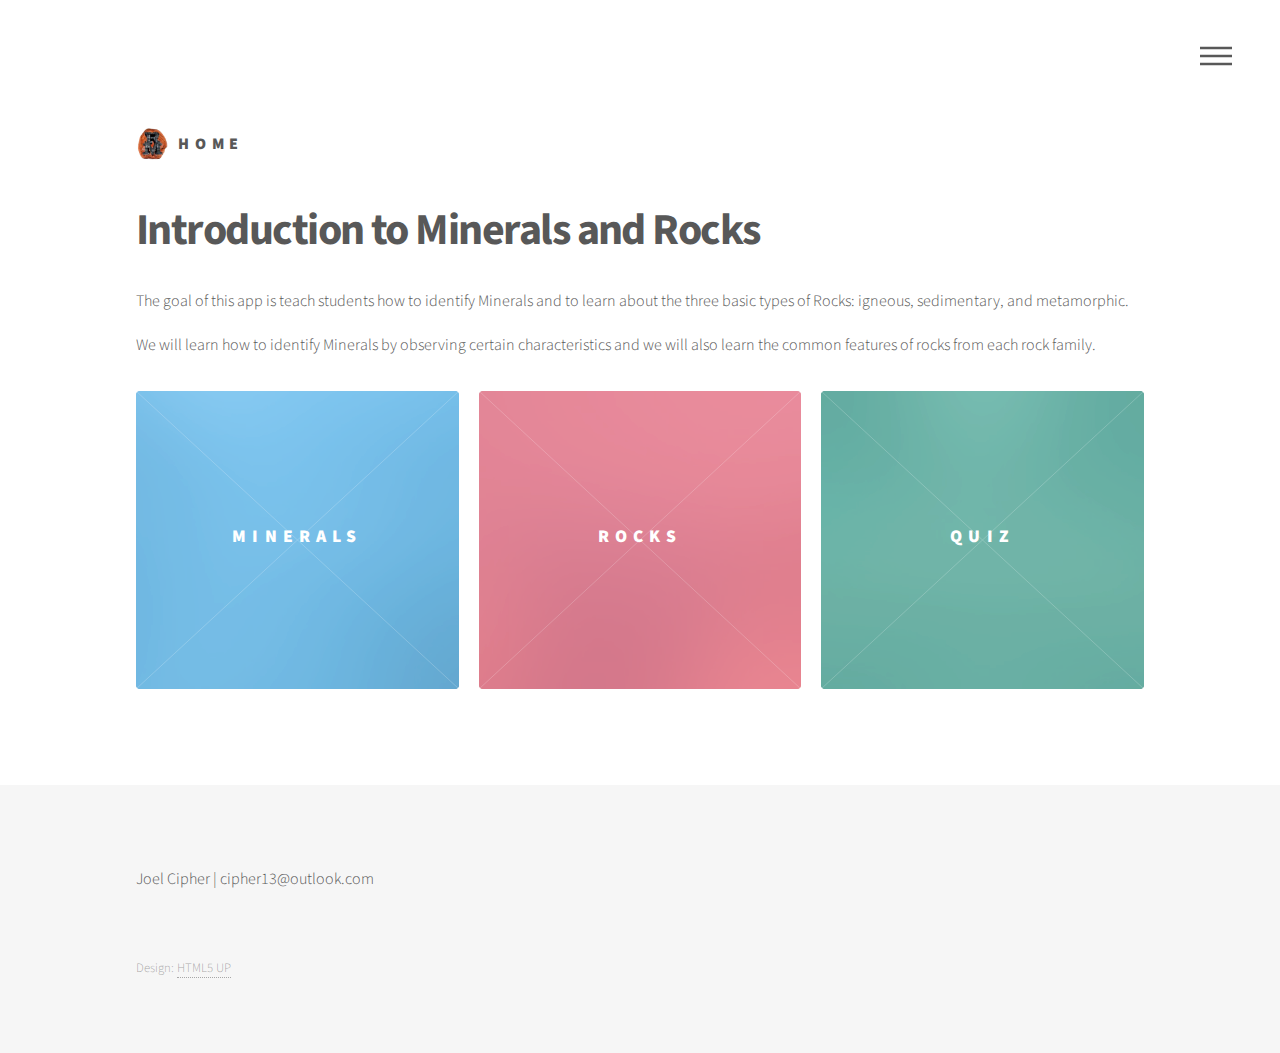
<file: index.html>
<!DOCTYPE HTML>
<!--
	Phantom by HTML5 UP
	html5up.net | @ajlkn
	Free for personal and commercial use under the CCA 3.0 license (html5up.net/license)
-->
<html>
	<head>
		<title>CISC3630</title>
		<meta charset="utf-8" />
		<meta name="viewport" content="width=device-width, initial-scale=1" />
		<!--[if lte IE 8]><script src="assets/js/ie/html5shiv.js"></script><![endif]-->
		<link rel="stylesheet" href="assets/css/main.css" />
		<!--[if lte IE 9]><link rel="stylesheet" href="assets/css/ie9.css" /><![endif]-->
		<!--[if lte IE 8]><link rel="stylesheet" href="assets/css/ie8.css" /><![endif]-->
	</head>
	<body>
		<!-- Wrapper -->
			<div id="wrapper">

				<!-- Header -->
					<header id="header">
						<div class="inner">

							<!-- Logo -->
								<a href="index.html" class="logo">
									<span class="symbol"><img src="images/rmlogo.png" alt="" /></span><span class="title">Home</span>
								</a>

							<!-- Nav -->
								<nav>
									<ul>
										<li><a href="#menu">Menu</a></li>
									</ul>
								</nav>

						</div>
					</header>

				<!-- Menu -->
					<nav id="menu">
						<h2>Menu</h2>
						<ul>
							<li><a href="index.html">Home</a></li>
							<li><a href="minerals.html">Minerals</a></li>
							<li><a href="rocks.html">Rocks</a></li>
                            <li><a href="review.html">Review Charts</a></li>
							<li><a href="reference.html">References</a></li>
						</ul>
					</nav>

				<!-- Main -->
					<div id="main">
						<div class="inner">
							<header>
								<h1>Introduction to Minerals and Rocks</h1>
								<p>The goal of this app is teach students how to identify Minerals and to learn about the three basic types of Rocks: igneous, sedimentary, and metamorphic.</p>
                                <p>We will learn how to identify Minerals by observing certain characteristics and we will also learn the common features of rocks from each rock family.</p>
							</header>
							<section class="tiles">
								<article class="style2">
									<span class="image">
										<img src="images/pic02.jpg" alt="" />
									</span>
									<a href="minerals.html">
										<h2>Minerals</h2>
										<div class="content">
											<p>Learn More about Minerals</p>
										</div>
									</a>
								</article>
								<article class="style1">
									<span class="image">
										<img src="images/pic01.jpg" alt="" />
									</span>
									<a href="rocks.html">
										<h2>Rocks</h2>
										<div class="content">
											<p>Learn More about Rocks</p>
										</div>
									</a>
								</article>
								<article class="style3">
									<span class="image">
										<img src="images/pic03.jpg" alt="" />
									</span>
									<a href="test.html">
										<h2>Quiz</h2>
										<div class="content">
											<p>Test your knowledge on Minerals and Rocks</p>
										</div>
									</a>
								</article>
							</section>
						</div>
					</div>

				<!-- Footer -->
					<footer id="footer">
						<div class="inner">
							<section>
                                <p>Joel Cipher | cipher13@outlook.com</p>
							</section>
							<ul class="copyright">
                                <li>Design: <a href="http://html5up.net">HTML5 UP</a></li>
							</ul>
						</div>
					</footer>
			</div>

		<!-- Scripts -->
			<script src="assets/js/jquery.min.js"></script>
			<script src="assets/js/skel.min.js"></script>
			<script src="assets/js/util.js"></script>
			<!--[if lte IE 8]><script src="assets/js/ie/respond.min.js"></script><![endif]-->
			<script src="assets/js/main.js"></script>

	</body>
</html>
</file>
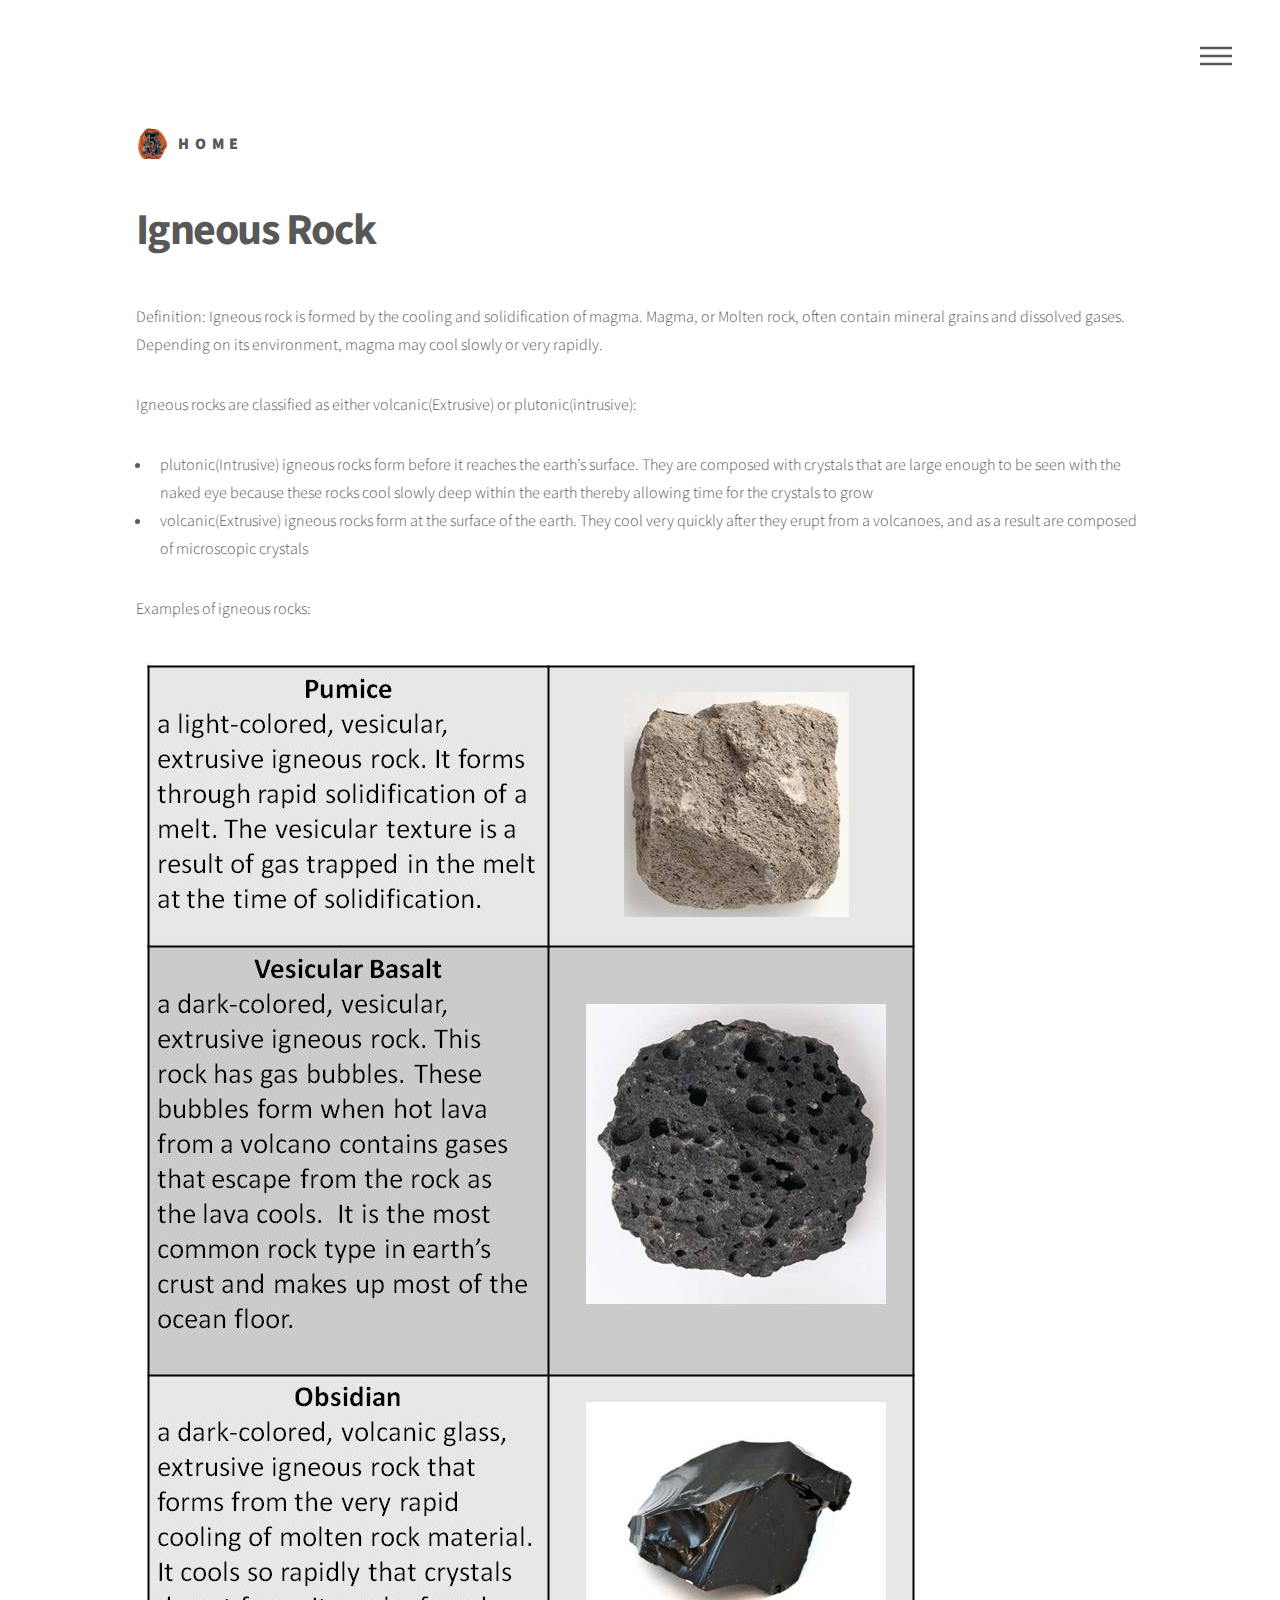
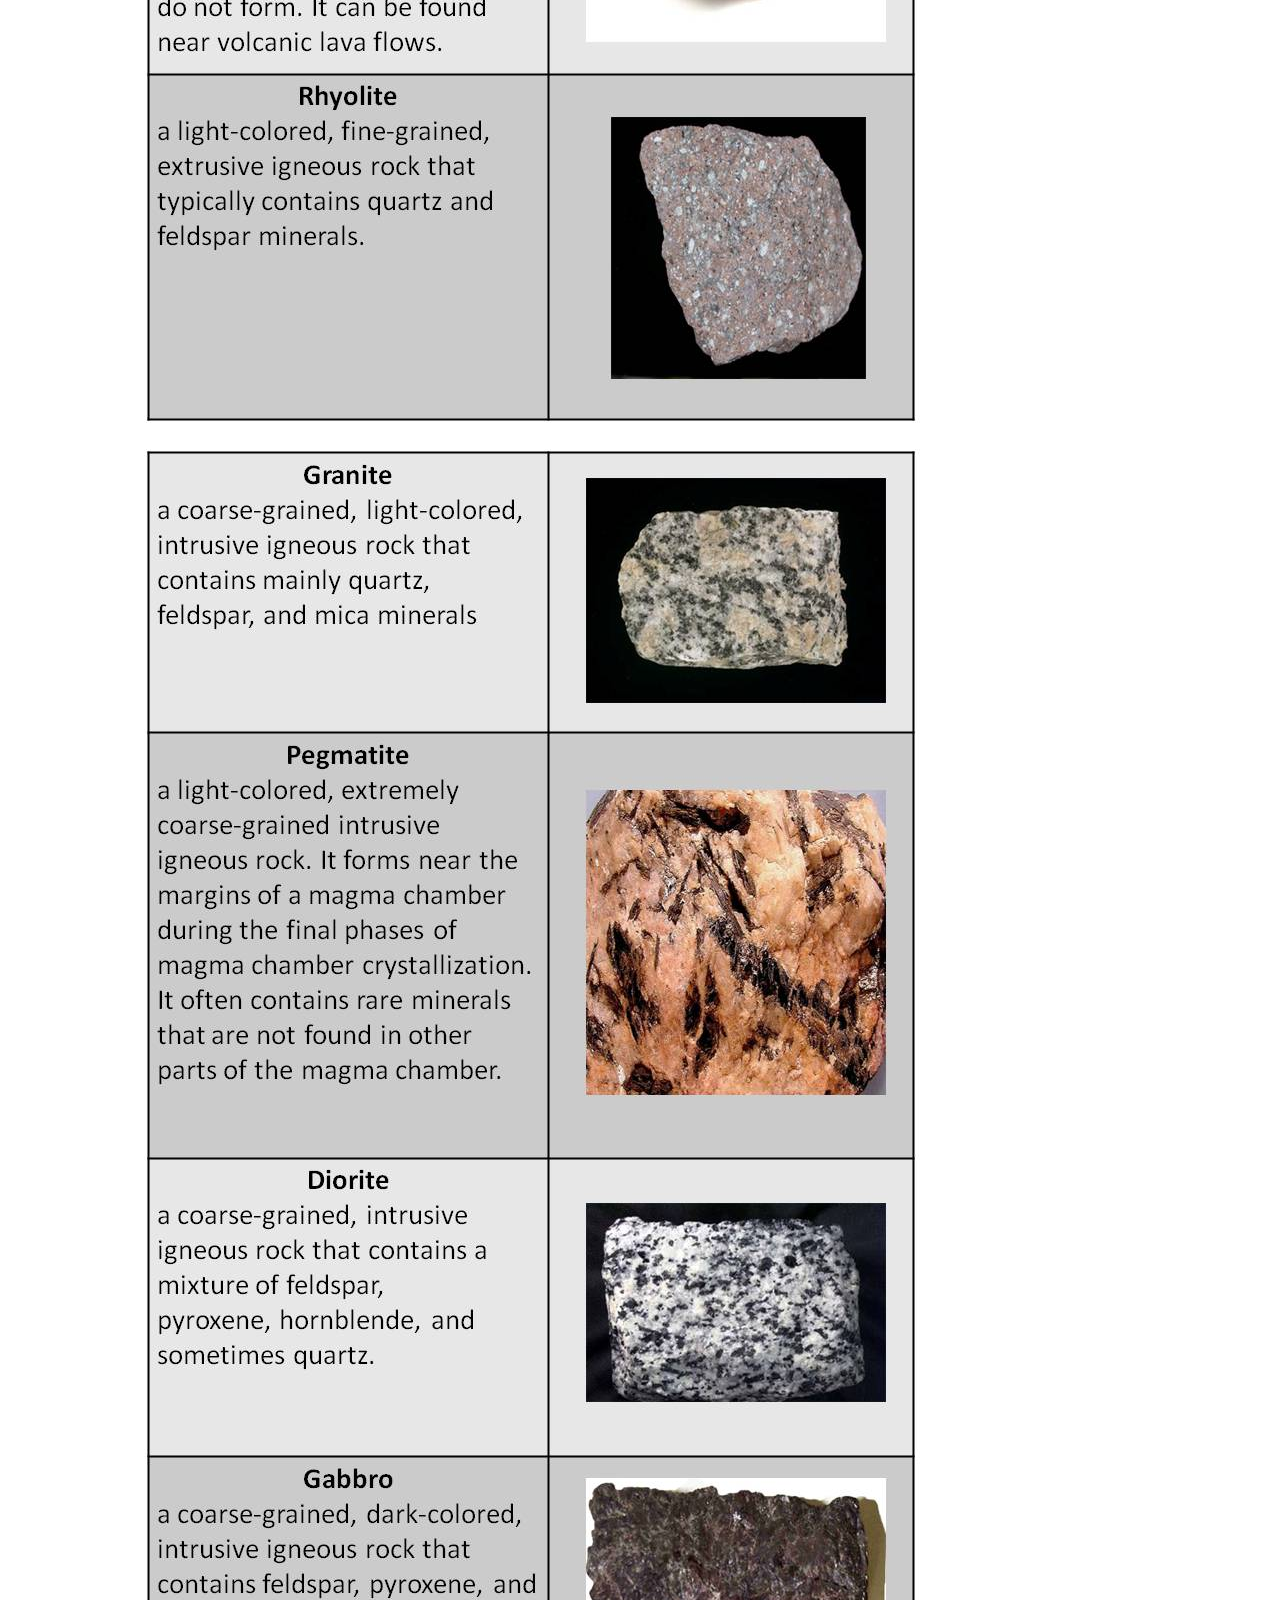
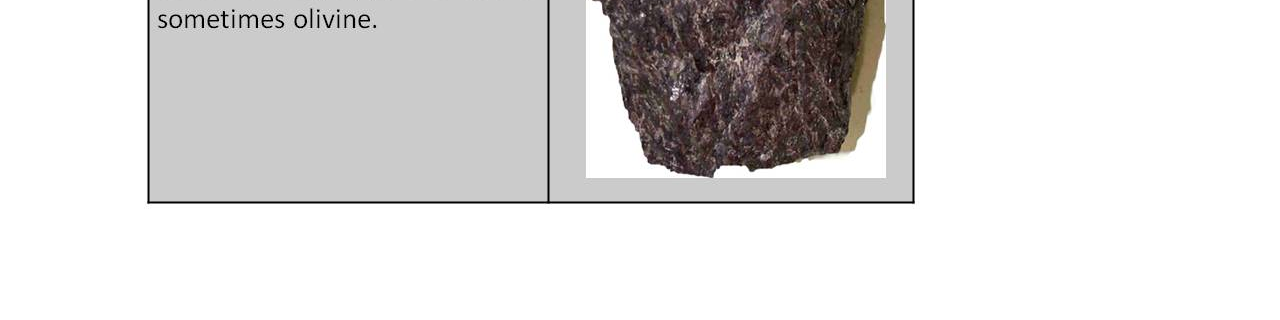
<file: igneousRock.html>
<!DOCTYPE HTML>
<!--
	Phantom by HTML5 UP
	html5up.net | @ajlkn
	Free for personal and commercial use under the CCA 3.0 license (html5up.net/license)
-->
<html>
	<head>
		<title>CISC3630</title>
		<meta charset="utf-8" />
		<meta name="viewport" content="width=device-width, initial-scale=1" />
		<!--[if lte IE 8]><script src="assets/js/ie/html5shiv.js"></script><![endif]-->
		<link rel="stylesheet" href="assets/css/main.css" />
		<!--[if lte IE 9]><link rel="stylesheet" href="assets/css/ie9.css" /><![endif]-->
		<!--[if lte IE 8]><link rel="stylesheet" href="assets/css/ie8.css" /><![endif]-->
	</head>
	<body>
		<!-- Wrapper -->
			<div id="wrapper">

				<!-- Header -->
					<header id="header">
						<div class="inner">

							<!-- Logo -->
								<a href="index.html" class="logo">
									<span class="symbol"><img src="images/rmlogo.png" alt="" /></span><span class="title">Home</span>
								</a>

							<!-- Nav -->
								<nav>
									<ul>
										<li><a href="#menu">Menu</a></li>
									</ul>
								</nav>

						</div>
					</header>

				<!-- Menu -->
					<nav id="menu">
						<h2>Menu</h2>
						<ul>
							<li><a href="index.html">Home</a></li>
							<li><a href="minerals.html">Minerals</a></li>
							<li><a href="rocks.html">Rocks</a></li>
                            <li><a href="review.html">Review Charts</a></li>
							<li><a href="reference.html">References</a></li>
						</ul>
					</nav>

				<!-- Main -->
					<div id="main">
						<div class="inner">
							<h1>Igneous Rock</h1>
							<p>Definition: Igneous rock is formed by the cooling and solidification of magma. Magma, or Molten rock,  often contain mineral grains and dissolved gases. Depending on its environment, magma may cool slowly or very rapidly.</p>
                            <p>Igneous rocks are classified as either volcanic(Extrusive) or plutonic(intrusive):</p>
                            <ul>
                                <li>plutonic(Intrusive) igneous rocks form before it reaches the earth’s surface. They are composed with crystals that are large enough to be seen with the naked eye because these rocks cool slowly deep within the earth thereby allowing time for the crystals to grow</li>
                                <li>volcanic(Extrusive) igneous rocks form at the surface of the earth.  They cool very quickly after they erupt from a volcanoes, and as a result are composed of microscopic crystals</li>
                            </ul>
                            <p>Examples of igneous rocks:</p>
                            <section>
                                <span class="image"><img src="images/igneous1.jpg" alt="" /></span>
                                <span class="image"><img src="images/igneous2.jpg" alt="" /></span>
                            </section> 
						</div>
					</div>

			</div>

		<!-- Scripts -->
			<script src="assets/js/jquery.min.js"></script>
			<script src="assets/js/skel.min.js"></script>
			<script src="assets/js/util.js"></script>
			<!--[if lte IE 8]><script src="assets/js/ie/respond.min.js"></script><![endif]-->
			<script src="assets/js/main.js"></script>

	</body>
</html>
</file>
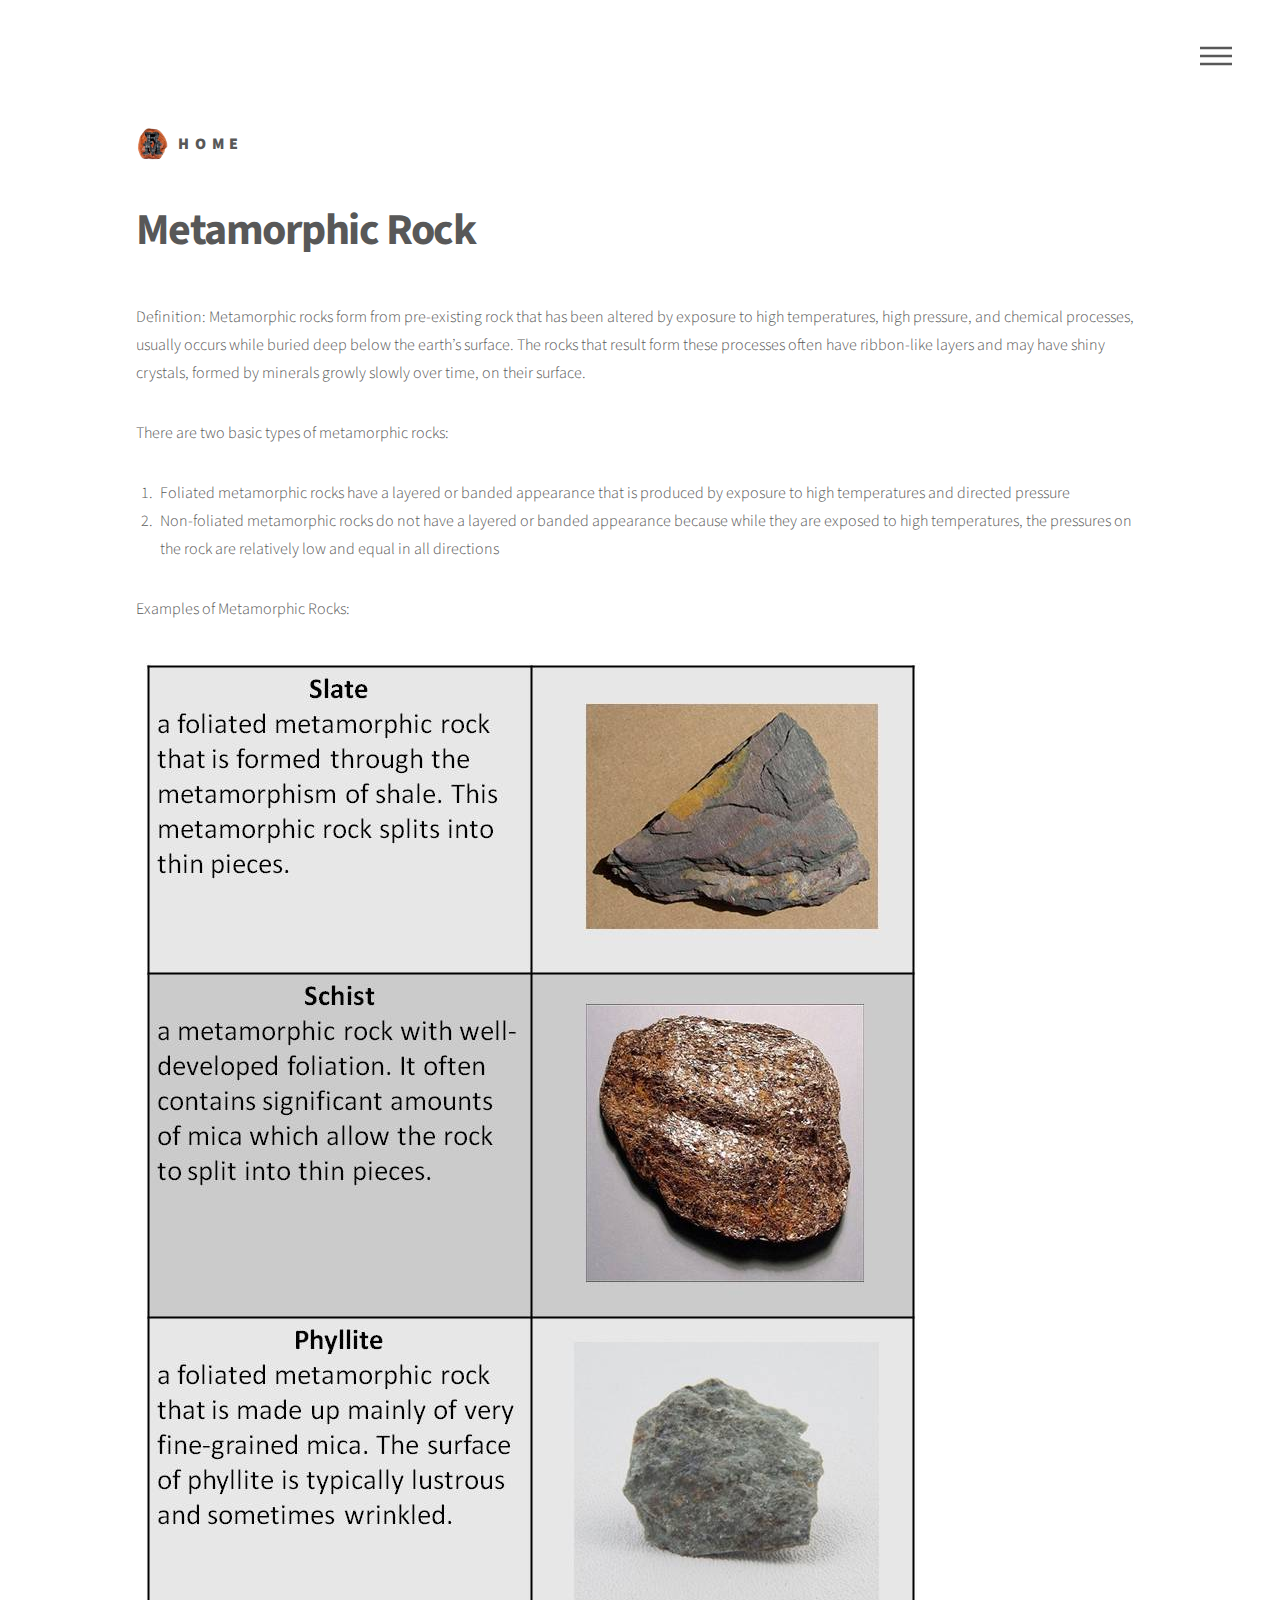
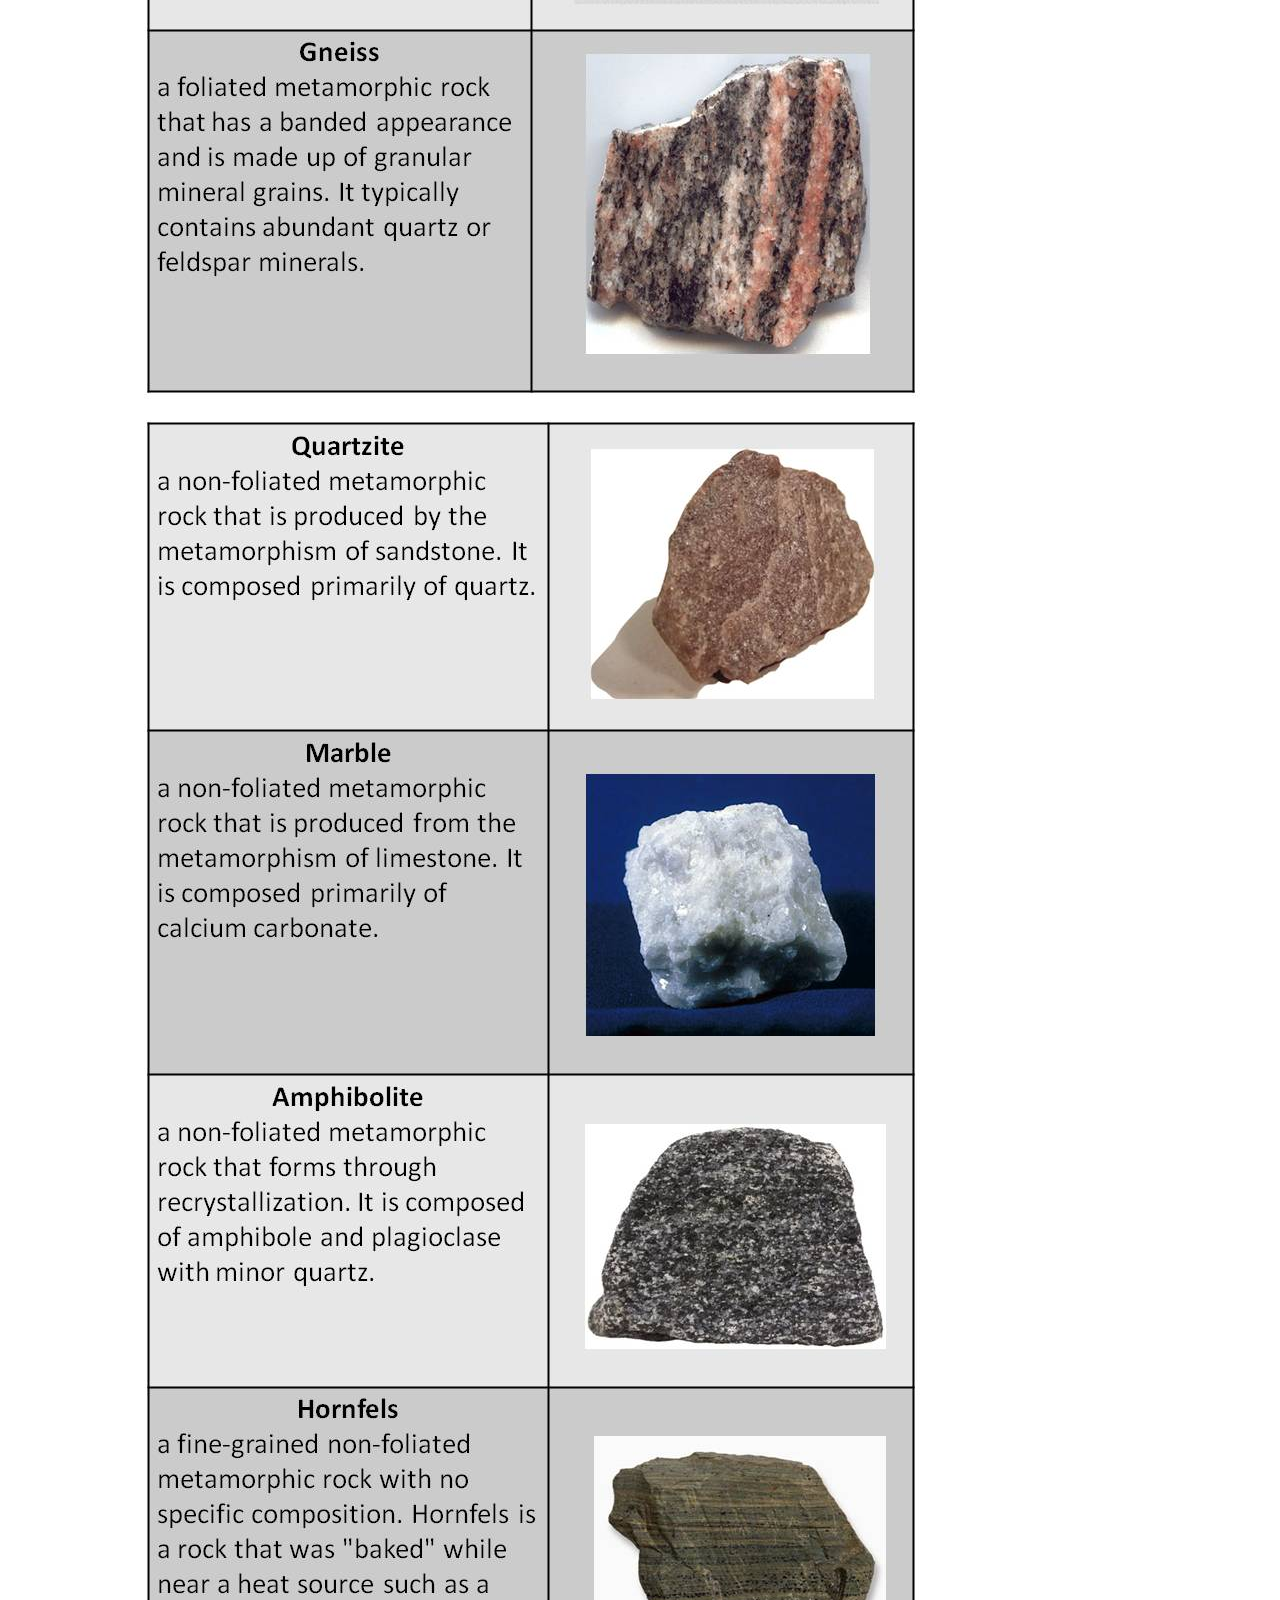
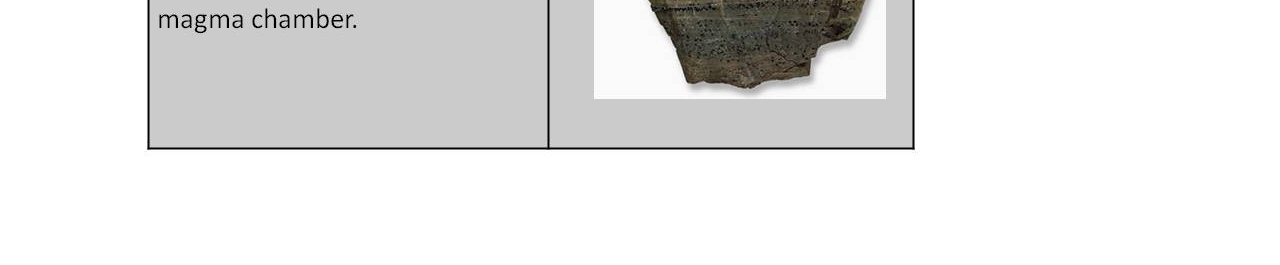
<file: metamorphicRock.html>
<!DOCTYPE HTML>
<!--
	Phantom by HTML5 UP
	html5up.net | @ajlkn
	Free for personal and commercial use under the CCA 3.0 license (html5up.net/license)
-->
<html>
	<head>
		<title>CISC3630</title>
		<meta charset="utf-8" />
		<meta name="viewport" content="width=device-width, initial-scale=1" />
		<!--[if lte IE 8]><script src="assets/js/ie/html5shiv.js"></script><![endif]-->
		<link rel="stylesheet" href="assets/css/main.css" />
		<!--[if lte IE 9]><link rel="stylesheet" href="assets/css/ie9.css" /><![endif]-->
		<!--[if lte IE 8]><link rel="stylesheet" href="assets/css/ie8.css" /><![endif]-->
	</head>
	<body>
		<!-- Wrapper -->
			<div id="wrapper">

				<!-- Header -->
					<header id="header">
						<div class="inner">

							<!-- Logo -->
								<a href="index.html" class="logo">
									<span class="symbol"><img src="images/rmlogo.png" alt="" /></span><span class="title">Home</span>
								</a>

							<!-- Nav -->
								<nav>
									<ul>
										<li><a href="#menu">Menu</a></li>
									</ul>
								</nav>

						</div>
					</header>

				<!-- Menu -->
					<nav id="menu">
						<h2>Menu</h2>
						<ul>
							<li><a href="index.html">Home</a></li>
							<li><a href="minerals.html">Minerals</a></li>
							<li><a href="rocks.html">Rocks</a></li>
                            <li><a href="review.html">Review Charts</a></li>
							<li><a href="reference.html">References</a></li>
						</ul>
					</nav>

				<!-- Main -->
					<div id="main">
						<div class="inner">
							<h1>Metamorphic Rock</h1>
							<p>Definition: Metamorphic rocks form from pre-existing rock that has been altered by exposure to high temperatures, high pressure, and chemical processes, usually occurs while buried deep below the earth’s surface. The rocks that result form these processes often have ribbon-like layers and may have shiny crystals, formed by minerals growly slowly over time, on their surface.</p>
                            <p>There are two basic types of metamorphic rocks:</p>
                            <ol>
                                <li>Foliated metamorphic rocks have a layered or banded appearance that is produced by exposure to high temperatures and directed pressure</li>
                                <li>Non-foliated metamorphic rocks do not have a layered or banded appearance because while they are exposed to high temperatures, the pressures on the rock are relatively low and equal in all directions</li>
                            </ol>
                            <p>Examples of Metamorphic Rocks:</p>
                            <section>
                                <span class="image"><img src="images/metamorphic1.jpg" alt="" /></span>
                                <span class="image"><img src="images/metamorphic2.jpg" alt="" /></span>
                            </section> 
						</div>
					</div>
			</div>

		<!-- Scripts -->
			<script src="assets/js/jquery.min.js"></script>
			<script src="assets/js/skel.min.js"></script>
			<script src="assets/js/util.js"></script>
			<!--[if lte IE 8]><script src="assets/js/ie/respond.min.js"></script><![endif]-->
			<script src="assets/js/main.js"></script>

	</body>
</html>
</file>
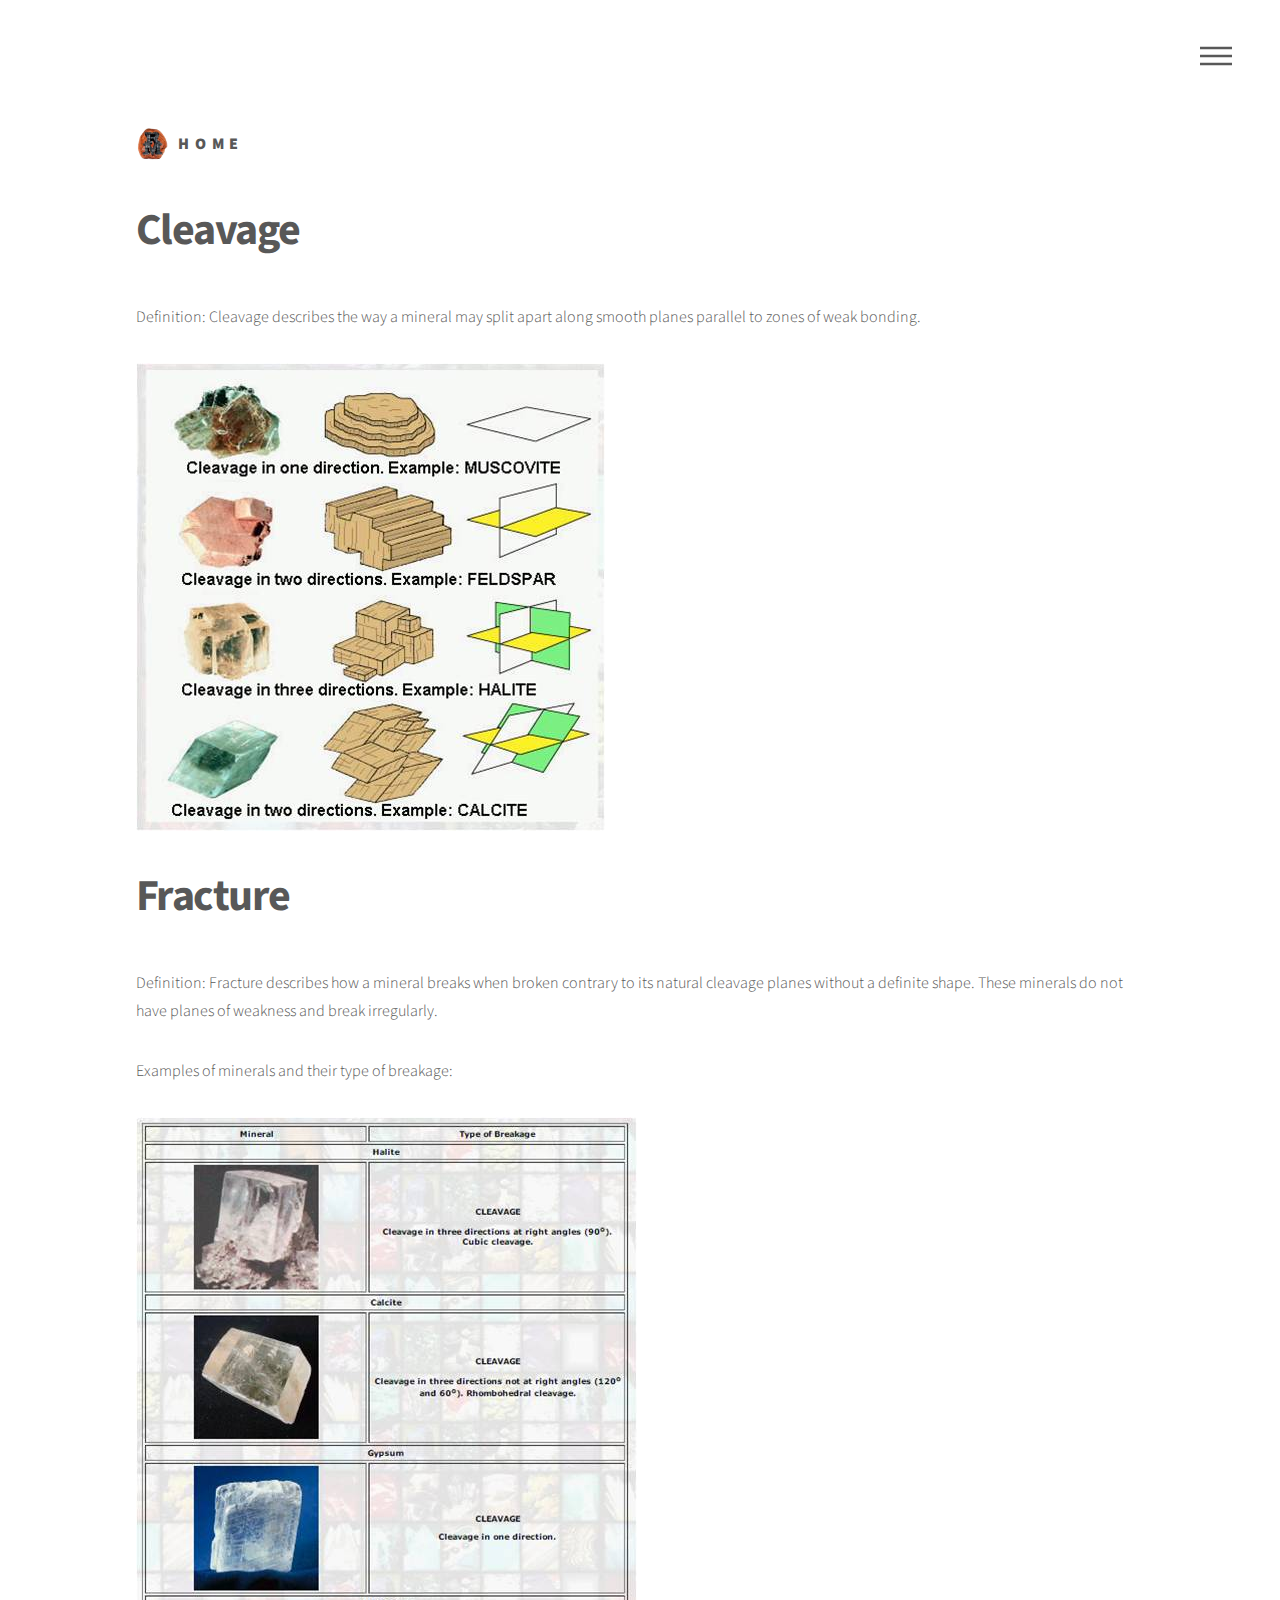
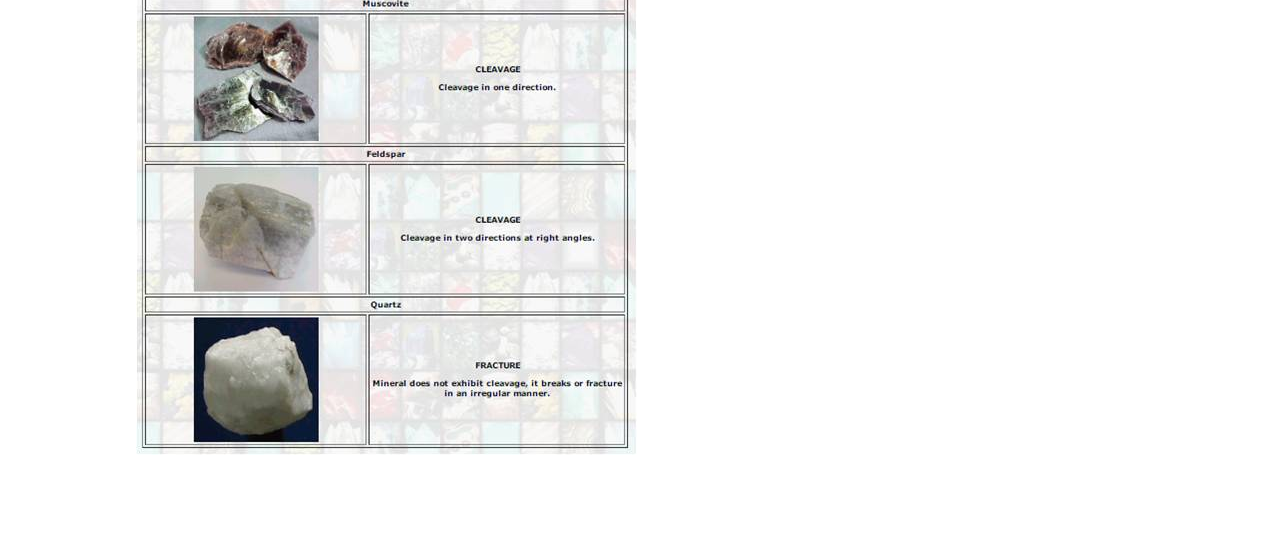
<file: mineralCleavageFracture.html>
<!DOCTYPE HTML>
<!--
	Phantom by HTML5 UP
	html5up.net | @ajlkn
	Free for personal and commercial use under the CCA 3.0 license (html5up.net/license)
-->
<html>
	<head>
		<title>CISC3630</title>
		<meta charset="utf-8" />
		<meta name="viewport" content="width=device-width, initial-scale=1" />
		<!--[if lte IE 8]><script src="assets/js/ie/html5shiv.js"></script><![endif]-->
		<link rel="stylesheet" href="assets/css/main.css" />
		<!--[if lte IE 9]><link rel="stylesheet" href="assets/css/ie9.css" /><![endif]-->
		<!--[if lte IE 8]><link rel="stylesheet" href="assets/css/ie8.css" /><![endif]-->
	</head>
	<body>
		<!-- Wrapper -->
			<div id="wrapper">

				<!-- Header -->
					<header id="header">
						<div class="inner">

							<!-- Logo -->
								<a href="index.html" class="logo">
									<span class="symbol"><img src="images/rmlogo.png" alt="" /></span><span class="title">Home</span>
								</a>

							<!-- Nav -->
								<nav>
									<ul>
										<li><a href="#menu">Menu</a></li>
									</ul>
								</nav>

						</div>
					</header>

				<!-- Menu -->
					<nav id="menu">
						<h2>Menu</h2>
						<ul>
							<li><a href="index.html">Home</a></li>
							<li><a href="minerals.html">Minerals</a></li>
							<li><a href="rocks.html">Rocks</a></li>
                            <li><a href="review.html">Review Charts</a></li>
							<li><a href="reference.html">References</a></li>
						</ul>
					</nav>

				<!-- Main -->
					<div id="main">
						<div class="inner">
							<h1>Cleavage</h1>
							<p>Definition: Cleavage describes the way a mineral may split apart along smooth planes parallel to zones of weak bonding.</p>
                            <section>
                                <span class="image"><img src="images/mcleavage1.jpg" alt="" /></span>
                            </section>
                            <br>
                            <h1>Fracture</h1>
                            <p>Definition: Fracture describes how a mineral breaks when broken contrary to its natural cleavage planes without a definite shape. These minerals do not have planes of weakness and break irregularly.</p>
                            <p>Examples of minerals and their type of breakage:</p>
                            <section>
                                <span class="image"><img src="images/mfracture1.jpg" alt="" /></span>
                            </section> 
						</div>
					</div>
			</div>

		<!-- Scripts -->
			<script src="assets/js/jquery.min.js"></script>
			<script src="assets/js/skel.min.js"></script>
			<script src="assets/js/util.js"></script>
			<!--[if lte IE 8]><script src="assets/js/ie/respond.min.js"></script><![endif]-->
			<script src="assets/js/main.js"></script>

	</body>
</html>
</file>
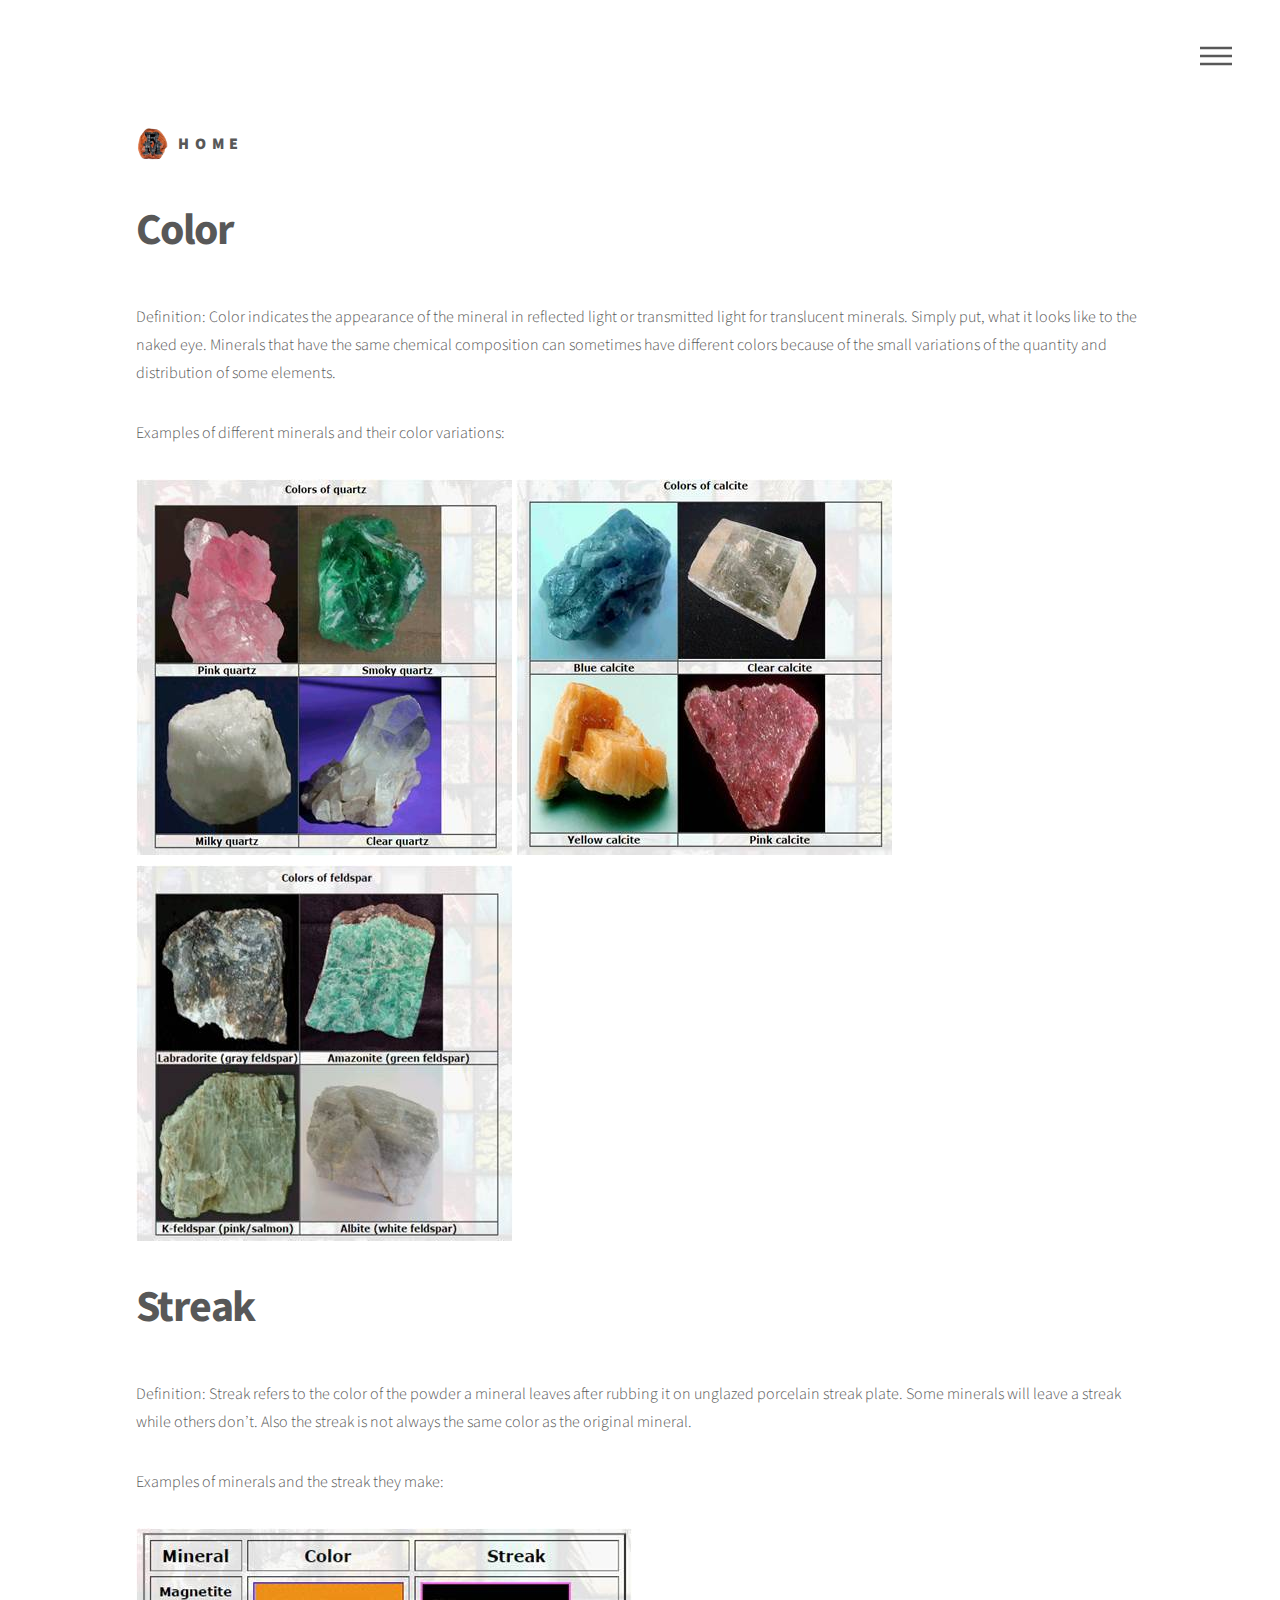
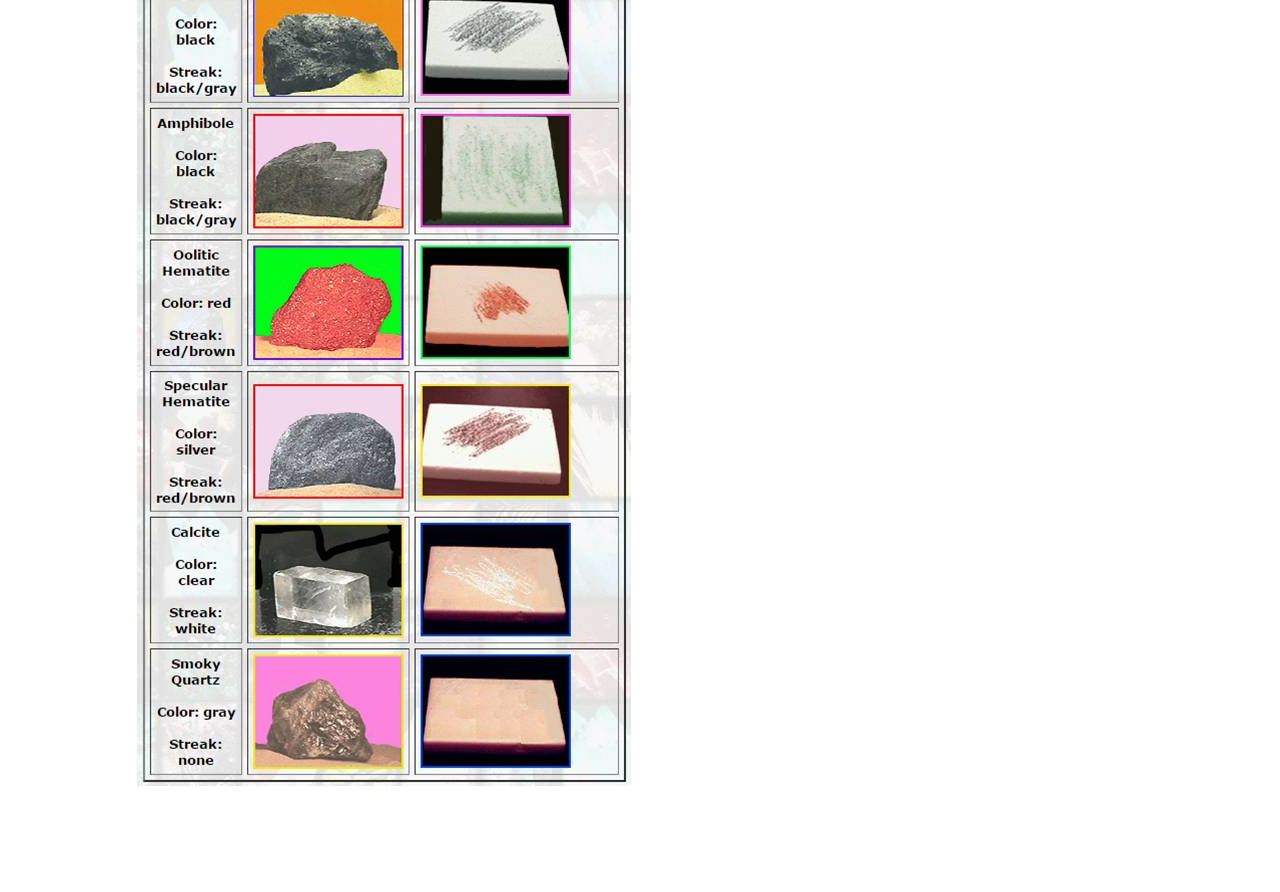
<file: mineralColor.html>
<!DOCTYPE HTML>
<!--
	Phantom by HTML5 UP
	html5up.net | @ajlkn
	Free for personal and commercial use under the CCA 3.0 license (html5up.net/license)
-->
<html>
	<head>
		<title>CISC3630</title>
		<meta charset="utf-8" />
		<meta name="viewport" content="width=device-width, initial-scale=1" />
		<!--[if lte IE 8]><script src="assets/js/ie/html5shiv.js"></script><![endif]-->
		<link rel="stylesheet" href="assets/css/main.css" />
		<!--[if lte IE 9]><link rel="stylesheet" href="assets/css/ie9.css" /><![endif]-->
		<!--[if lte IE 8]><link rel="stylesheet" href="assets/css/ie8.css" /><![endif]-->
	</head>
	<body>
		<!-- Wrapper -->
			<div id="wrapper">

				<!-- Header -->
					<header id="header">
						<div class="inner">

							<!-- Logo -->
								<a href="index.html" class="logo">
									<span class="symbol"><img src="images/rmlogo.png" alt="" /></span><span class="title">Home</span>
								</a>

							<!-- Nav -->
								<nav>
									<ul>
										<li><a href="#menu">Menu</a></li>
									</ul>
								</nav>

						</div>
					</header>

				<!-- Menu -->
					<nav id="menu">
						<h2>Menu</h2>
						<ul>
							<li><a href="index.html">Home</a></li>
							<li><a href="minerals.html">Minerals</a></li>
							<li><a href="rocks.html">Rocks</a></li>
                            <li><a href="review.html">Review Charts</a></li>
							<li><a href="reference.html">References</a></li>
						</ul>
					</nav>

				<!-- Main -->
					<div id="main">
						<div class="inner">
							<h1>Color</h1>
							<p>Definition: Color indicates the appearance of the mineral in reflected light or transmitted light for translucent minerals. Simply put, what it looks like to the naked eye. Minerals that have the same chemical composition can sometimes have different colors because of the small variations of the quantity and distribution of some elements.</p>
                            <p>Examples of different minerals and their color variations:</p>
                            <section>
                                <span class="image"><img src="images/mcolor1.jpg" alt="" /></span>
                                <span class="image"><img src="images/mcolor2.jpg" alt="" /></span>
                                <span class="image"><img src="images/mcolor3.jpg" alt="" /></span>
                            </section>
                            <br>
                            <h1>Streak</h1>
                            <p>Definition: Streak refers to the color of the powder a mineral leaves after rubbing it on unglazed porcelain streak plate. Some minerals will leave a streak while others don’t. Also the streak is not always the same color as the original mineral.</p>
                            <p>Examples of minerals and the streak they make:</p>
                            <section>
                                <span class="image"><img src="images/mstreak1.jpg" alt="" /></span>
                            </section>  
						</div>
					</div>
			</div>

		<!-- Scripts -->
			<script src="assets/js/jquery.min.js"></script>
			<script src="assets/js/skel.min.js"></script>
			<script src="assets/js/util.js"></script>
			<!--[if lte IE 8]><script src="assets/js/ie/respond.min.js"></script><![endif]-->
			<script src="assets/js/main.js"></script>

	</body>
</html>
</file>
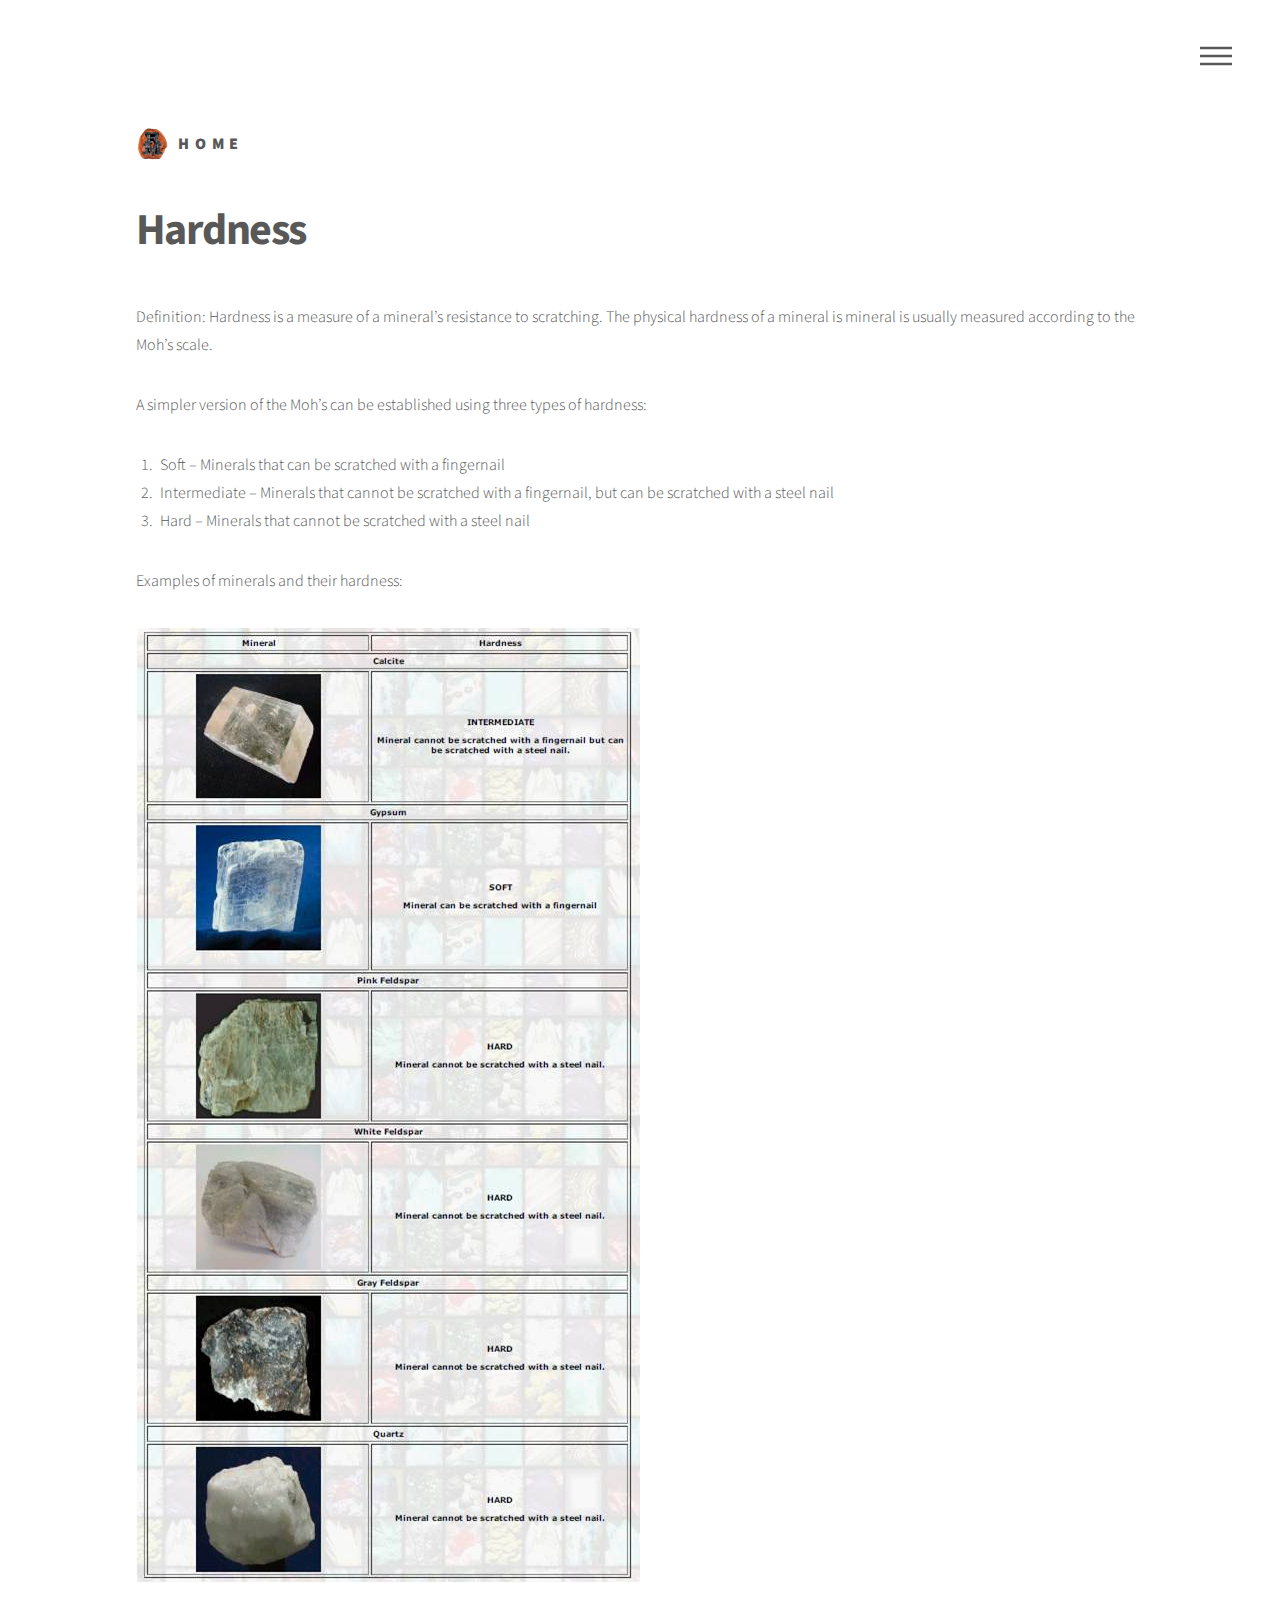
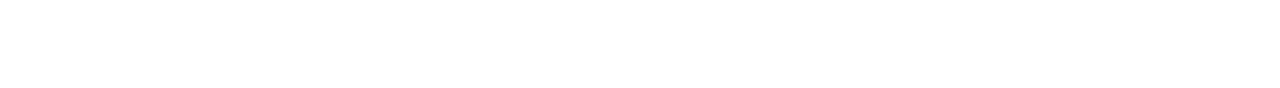
<file: mineralHardness.html>
<!DOCTYPE HTML>
<!--
	Phantom by HTML5 UP
	html5up.net | @ajlkn
	Free for personal and commercial use under the CCA 3.0 license (html5up.net/license)
-->
<html>
	<head>
		<title>CISC3630</title>
		<meta charset="utf-8" />
		<meta name="viewport" content="width=device-width, initial-scale=1" />
		<!--[if lte IE 8]><script src="assets/js/ie/html5shiv.js"></script><![endif]-->
		<link rel="stylesheet" href="assets/css/main.css" />
		<!--[if lte IE 9]><link rel="stylesheet" href="assets/css/ie9.css" /><![endif]-->
		<!--[if lte IE 8]><link rel="stylesheet" href="assets/css/ie8.css" /><![endif]-->
	</head>
	<body>
		<!-- Wrapper -->
			<div id="wrapper">

				<!-- Header -->
					<header id="header">
						<div class="inner">

							<!-- Logo -->
								<a href="index.html" class="logo">
									<span class="symbol"><img src="images/rmlogo.png" alt="" /></span><span class="title">Home</span>
								</a>

							<!-- Nav -->
								<nav>
									<ul>
										<li><a href="#menu">Menu</a></li>
									</ul>
								</nav>

						</div>
					</header>

				<!-- Menu -->
					<nav id="menu">
						<h2>Menu</h2>
						<ul>
							<li><a href="index.html">Home</a></li>
							<li><a href="minerals.html">Minerals</a></li>
							<li><a href="rocks.html">Rocks</a></li>
                            <li><a href="review.html">Review Charts</a></li>
							<li><a href="reference.html">References</a></li>
						</ul>
					</nav>

				<!-- Main -->
					<div id="main">
						<div class="inner">
							<h1>Hardness</h1>
							<p>Definition: Hardness is a measure of a mineral’s resistance to scratching.  The physical hardness of a mineral is mineral is usually measured according to the Moh’s scale.</p>
                            <p>A simpler version of the Moh’s can be established using three types of hardness:</p>
                            <ol>
                                <li>Soft – Minerals that can be scratched with a fingernail</li>
                                <li>Intermediate – Minerals that cannot be scratched with a fingernail, but can be scratched with a steel nail</li>
                                <li>Hard – Minerals that cannot be scratched with a steel nail</li>
                            </ol>
                            <p>Examples of minerals and their hardness:</p>
                            <section>
                                <span class="image"><img src="images/mhardness1.jpg" alt="" /></span>
                            </section> 
						</div>
					</div>
			</div>

		<!-- Scripts -->
			<script src="assets/js/jquery.min.js"></script>
			<script src="assets/js/skel.min.js"></script>
			<script src="assets/js/util.js"></script>
			<!--[if lte IE 8]><script src="assets/js/ie/respond.min.js"></script><![endif]-->
			<script src="assets/js/main.js"></script>

	</body>
</html>
</file>
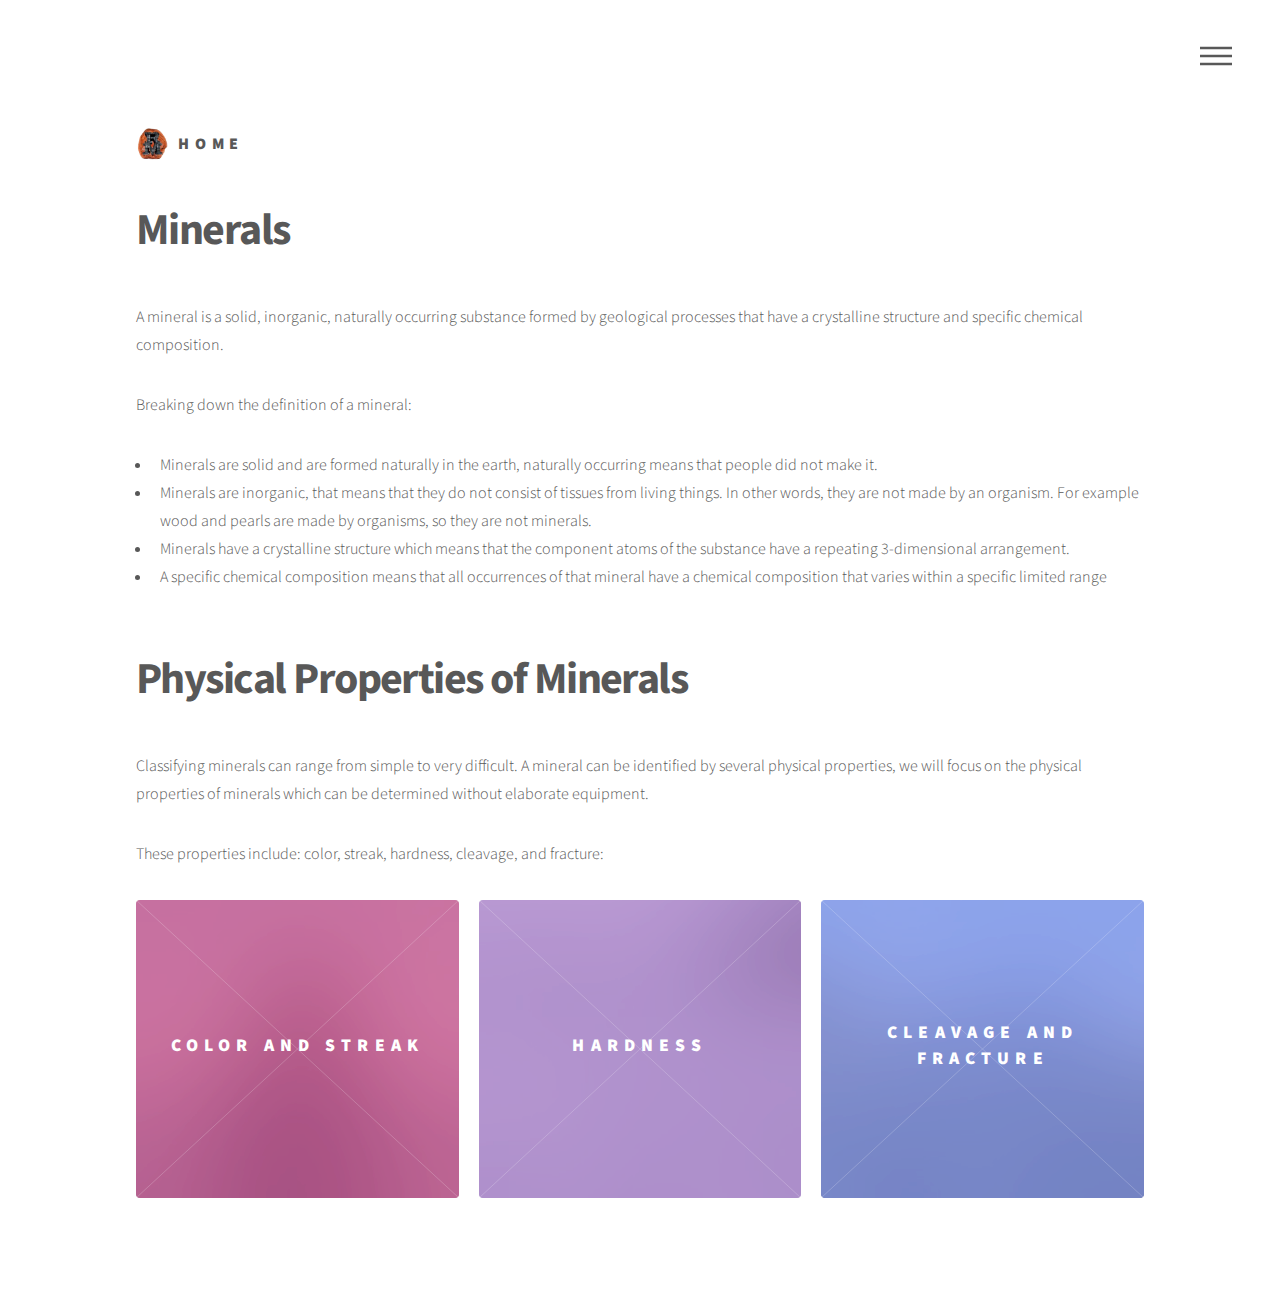
<file: minerals.html>
<!DOCTYPE HTML>
<!--
	Phantom by HTML5 UP
	html5up.net | @ajlkn
	Free for personal and commercial use under the CCA 3.0 license (html5up.net/license)
-->
<html>
	<head>
		<title>CISC3630</title>
		<meta charset="utf-8" />
		<meta name="viewport" content="width=device-width, initial-scale=1" />
		<!--[if lte IE 8]><script src="assets/js/ie/html5shiv.js"></script><![endif]-->
		<link rel="stylesheet" href="assets/css/main.css" />
		<!--[if lte IE 9]><link rel="stylesheet" href="assets/css/ie9.css" /><![endif]-->
		<!--[if lte IE 8]><link rel="stylesheet" href="assets/css/ie8.css" /><![endif]-->
	</head>
	<body>
		<!-- Wrapper -->
			<div id="wrapper">

				<!-- Header -->
					<header id="header">
						<div class="inner">

							<!-- Logo -->
								<a href="index.html" class="logo">
									<span class="symbol"><img src="images/rmlogo.png" alt="" /></span><span class="title">Home</span>
								</a>

							<!-- Nav -->
								<nav>
									<ul>
										<li><a href="#menu">Menu</a></li>
									</ul>
								</nav>

						</div>
					</header>

				<!-- Menu -->
					<nav id="menu">
						<h2>Menu</h2>
						<ul>
							<li><a href="index.html">Home</a></li>
							<li><a href="minerals.html">Minerals</a></li>
							<li><a href="rocks.html">Rocks</a></li>
                            <li><a href="review.html">Review Charts</a></li>
							<li><a href="reference.html">References</a></li>
						</ul>
					</nav>

				<!-- Main -->
					<div id="main">
						<div class="inner">
							<h1>Minerals</h1>
                            <p>A mineral is a solid, inorganic, naturally occurring substance formed by geological processes that have a crystalline structure and specific chemical composition.</p>
                            <p>Breaking down the definition of a mineral:</p>
                            <ul>
                                <li>Minerals are solid and are formed naturally in the earth, naturally occurring means that people did not make it.</li>
                                <li>Minerals are inorganic, that means that  they do not consist of tissues from living things. In other words, they are not made by an organism. For example wood and pearls are made by organisms, so they are not minerals.</li>
                                <li>Minerals have a crystalline structure which means that the component atoms of the substance have a repeating 3-dimensional arrangement.</li>
                                <li>A specific chemical composition means that all occurrences of that mineral have a chemical composition that varies within a specific limited range</li>
                            </ul>
                            <br>
                            <h1>Physical Properties of Minerals</h1>
							<p>Classifying minerals can range from simple to very difficult. A mineral can be identified by several physical properties, we will focus on the physical properties of minerals which can be determined without elaborate equipment.</p>
                            <p>These properties include: color, streak, hardness, cleavage, and fracture:</p>
                            
                            <section class="tiles">
                                <article class="style4">
									<span class="image">
										<img src="images/pic04.jpg" alt="" />
									</span>
									<a href="mineralColor.html">
										<h2>Color and Streak</h2>
										<div class="content">
											<p></p>
										</div>
									</a>
								</article>
								<article class="style5">
									<span class="image">
										<img src="images/pic05.jpg" alt="" />
									</span>
									<a href="mineralHardness.html">
										<h2>Hardness</h2>
										<div class="content">
											<p></p>
										</div>
									</a>
								</article>
								<article class="style6">
									<span class="image">
										<img src="images/pic06.jpg" alt="" />
									</span>
									<a href="mineralCleavageFracture.html">
										<h2>Cleavage and Fracture</h2>
										<div class="content">
											<p></p>
										</div>
									</a>
								</article>
                            </section>
						</div>
					</div>
			</div>

		<!-- Scripts -->
			<script src="assets/js/jquery.min.js"></script>
			<script src="assets/js/skel.min.js"></script>
			<script src="assets/js/util.js"></script>
			<!--[if lte IE 8]><script src="assets/js/ie/respond.min.js"></script><![endif]-->
			<script src="assets/js/main.js"></script>

	</body>
</html>
</file>
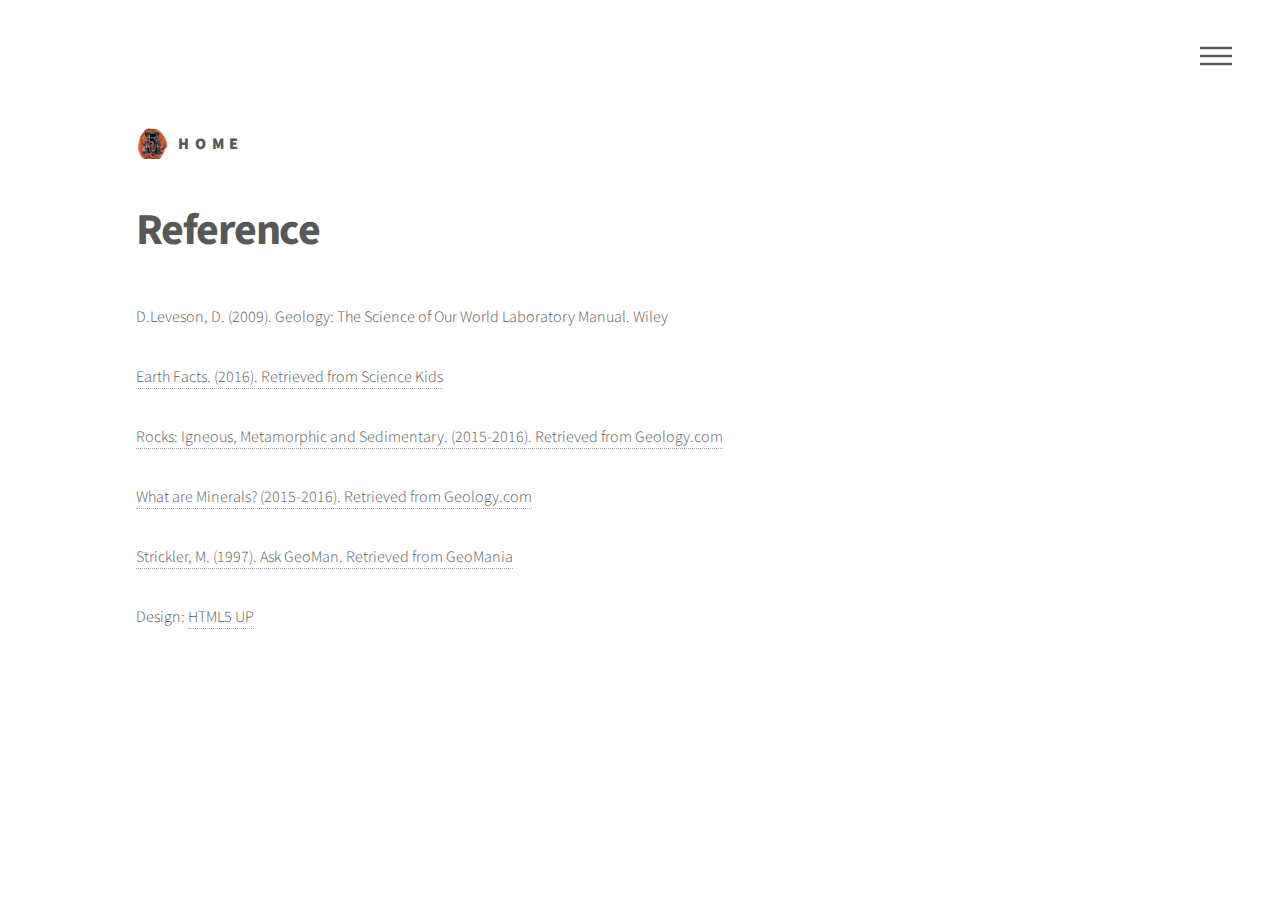
<file: reference.html>
<!DOCTYPE HTML>
<!--
	Phantom by HTML5 UP
	html5up.net | @ajlkn
	Free for personal and commercial use under the CCA 3.0 license (html5up.net/license)
-->
<html>
	<head>
		<title>CISC3630</title>
		<meta charset="utf-8" />
		<meta name="viewport" content="width=device-width, initial-scale=1" />
		<!--[if lte IE 8]><script src="assets/js/ie/html5shiv.js"></script><![endif]-->
		<link rel="stylesheet" href="assets/css/main.css" />
		<!--[if lte IE 9]><link rel="stylesheet" href="assets/css/ie9.css" /><![endif]-->
		<!--[if lte IE 8]><link rel="stylesheet" href="assets/css/ie8.css" /><![endif]-->
	</head>
	<body>
		<!-- Wrapper -->
			<div id="wrapper">

				<!-- Header -->
					<header id="header">
						<div class="inner">

							<!-- Logo -->
								<a href="index.html" class="logo">
									<span class="symbol"><img src="images/rmlogo.png" alt="" /></span><span class="title">Home</span>
								</a>

							<!-- Nav -->
								<nav>
									<ul>
										<li><a href="#menu">Menu</a></li>
									</ul>
								</nav>

						</div>
					</header>

				<!-- Menu -->
					<nav id="menu">
						<h2>Menu</h2>
						<ul>
							<li><a href="index.html">Home</a></li>
							<li><a href="minerals.html">Minerals</a></li>
							<li><a href="rocks.html">Rocks</a></li>
                            <li><a href="review.html">Review Charts</a></li>
							<li><a href="reference.html">References</a></li>
							<!--<li><a href="elements.html">Elements</a></li>-->
						</ul>
					</nav>

				<!-- Main -->
					<div id="main">
						<div class="inner">
							<h1>Reference</h1>
							<p>D.Leveson, D. (2009). Geology: The Science of Our World Laboratory Manual. Wiley</p>
                            <p><a href="http://www.sciencekids.co.nz/sciencefacts/earth/rocksandminerals.html">Earth Facts. (2016). Retrieved from Science Kids</a></p>
                            <p><a href="http://geology.com/rocks/">Rocks: Igneous, Metamorphic and Sedimentary. (2015-2016). Retrieved from Geology.com</a></p>
                            <p><a href="http://geology.com/minerals/what-is-a-mineral.shtml">What are Minerals? (2015-2016). Retrieved from Geology.com</a></p>
                            <p><a href="http://jersey.uoregon.edu/~mstrick/AskGeoMan/geoQuerry13.html">Strickler, M. (1997). Ask GeoMan. Retrieved from GeoMania</a></p>
                            <p>Design: <a href="http://html5up.net">HTML5 UP</a></p>
						</div>
					</div>
			</div>

		<!-- Scripts -->
			<script src="assets/js/jquery.min.js"></script>
			<script src="assets/js/skel.min.js"></script>
			<script src="assets/js/util.js"></script>
			<!--[if lte IE 8]><script src="assets/js/ie/respond.min.js"></script><![endif]-->
			<script src="assets/js/main.js"></script>

	</body>
</html>
</file>
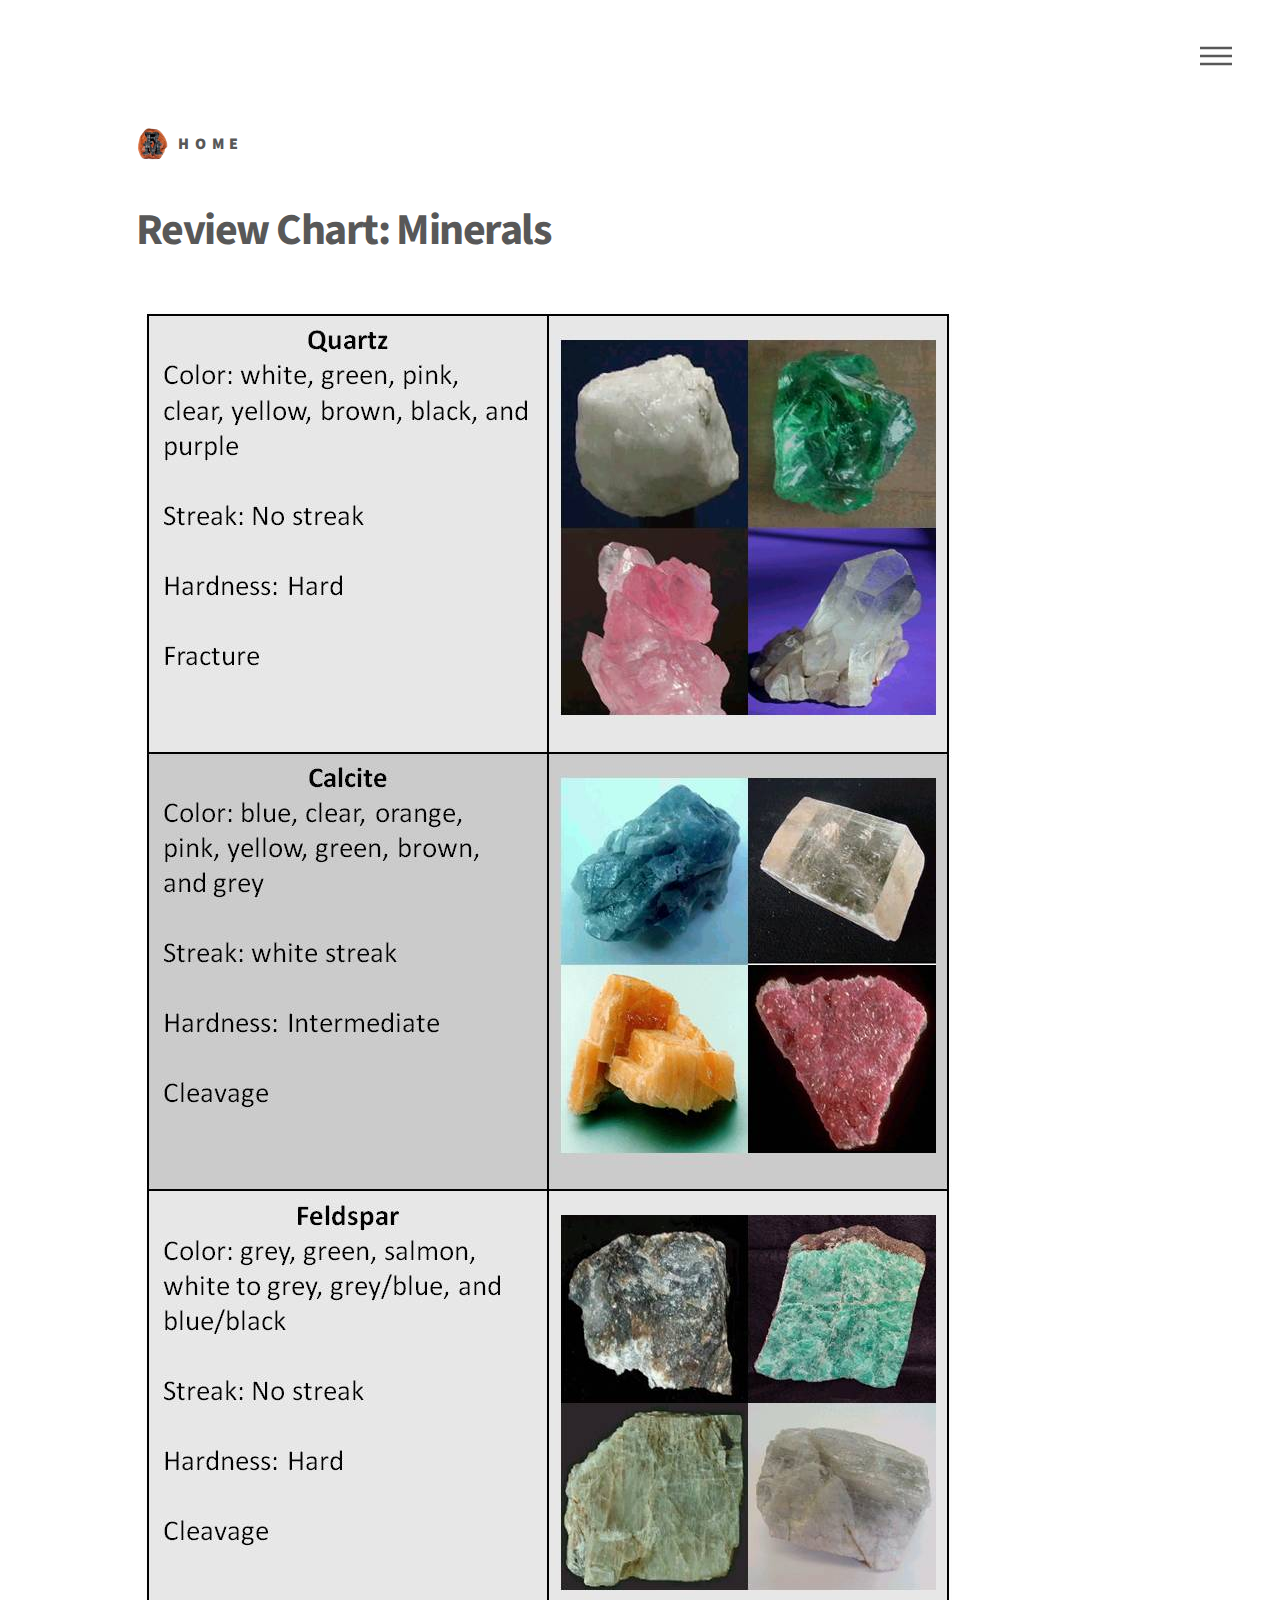
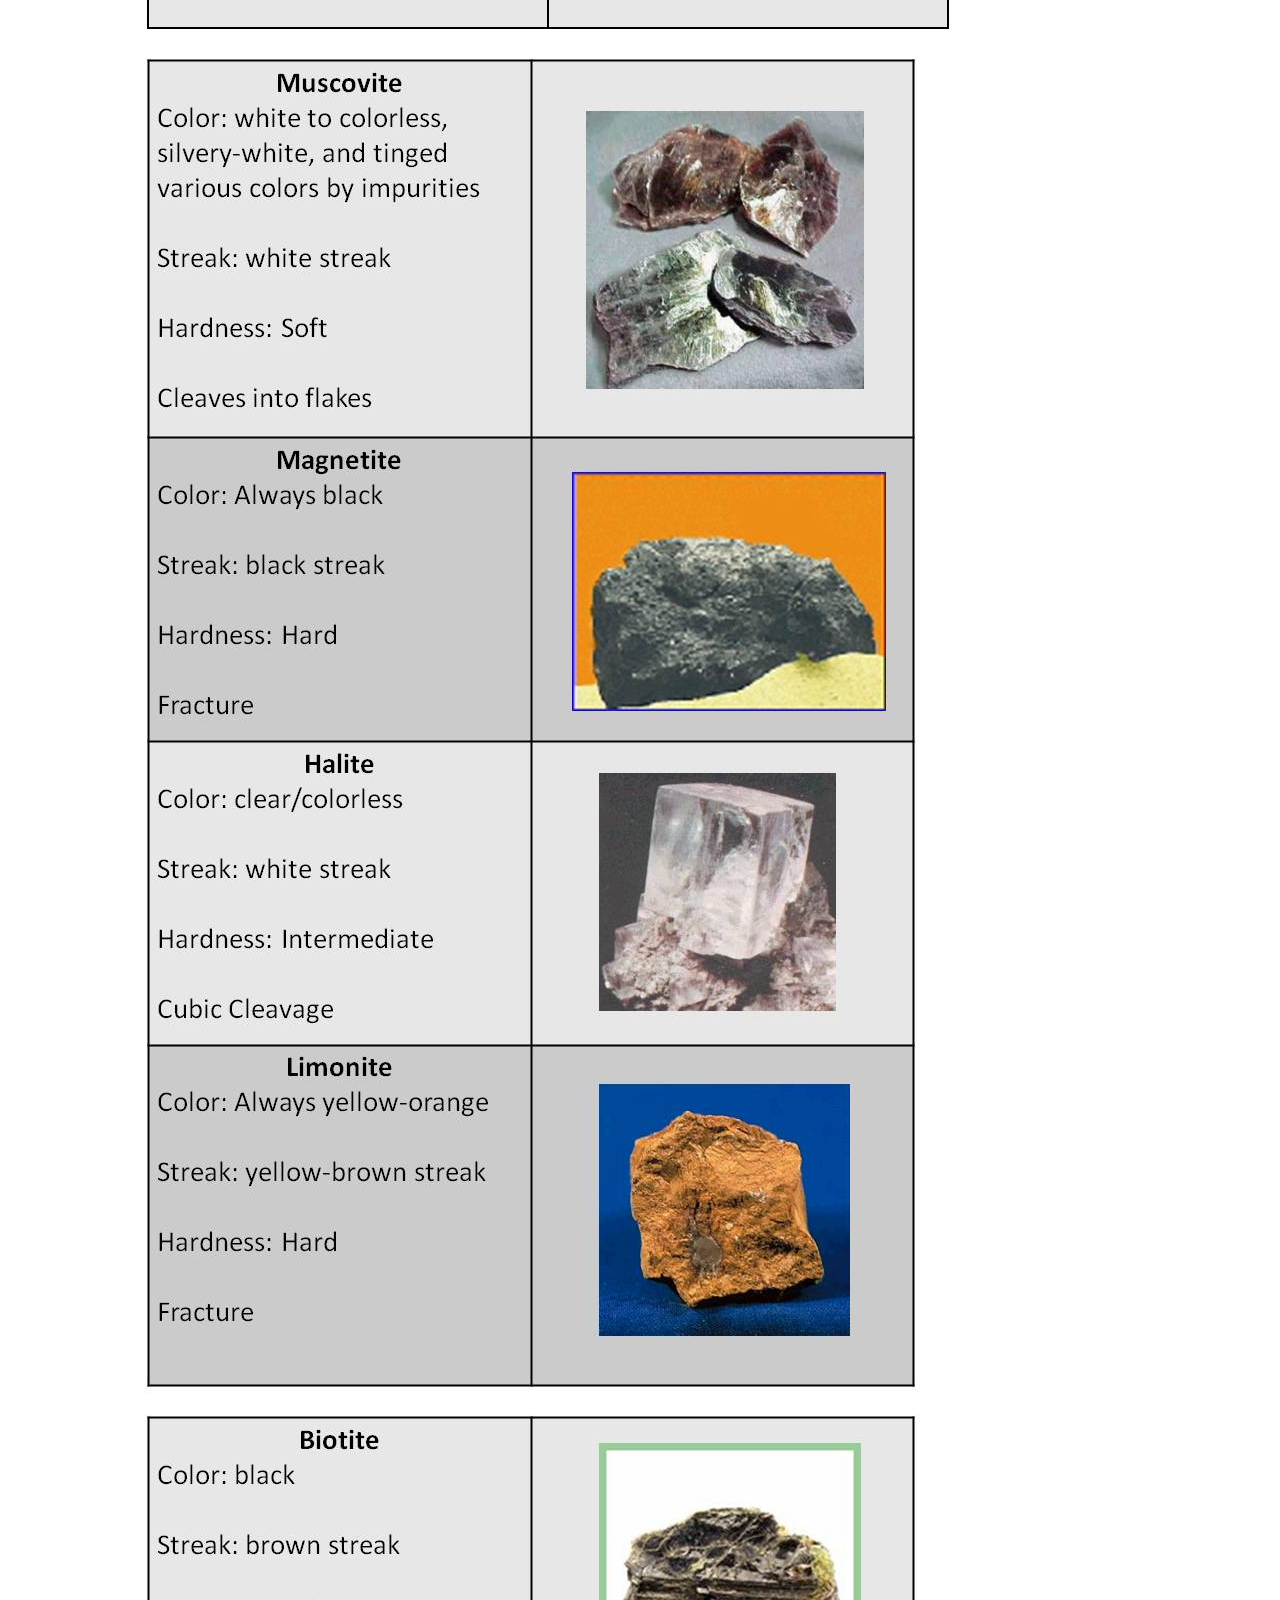
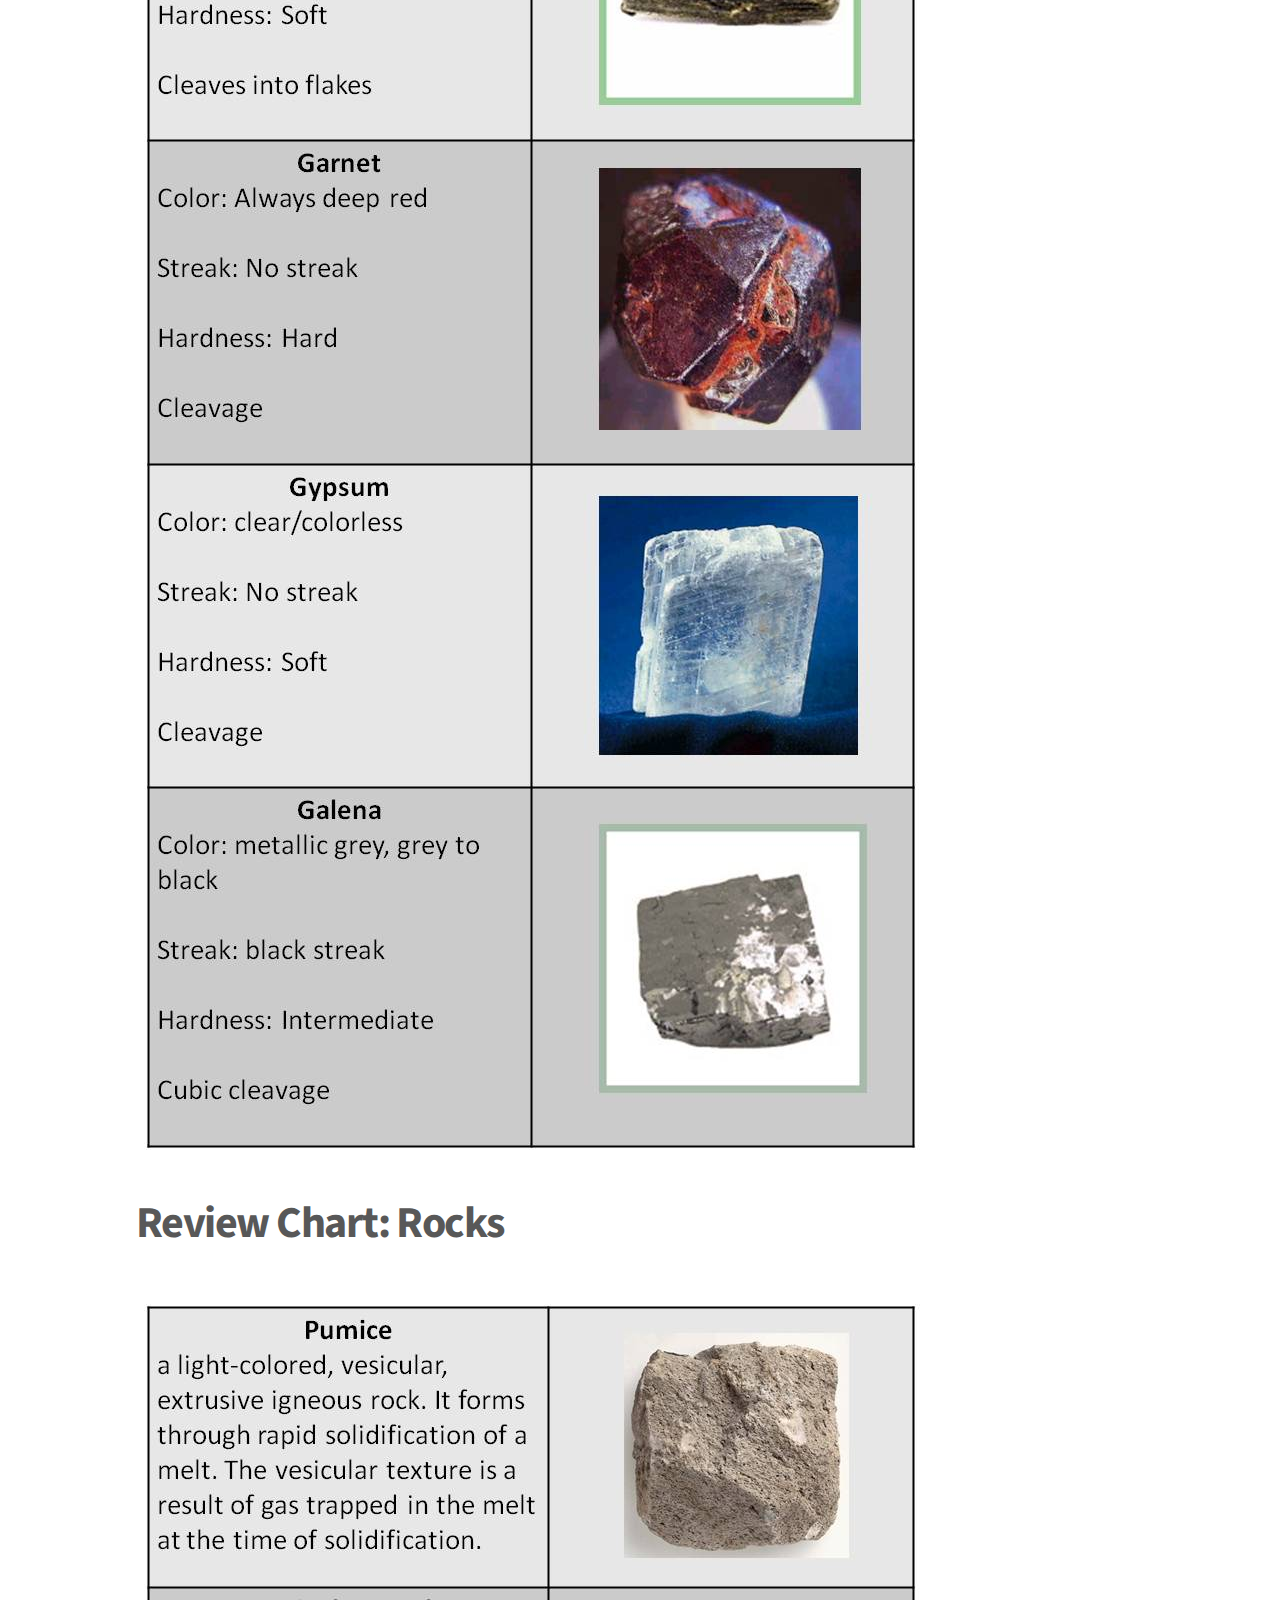
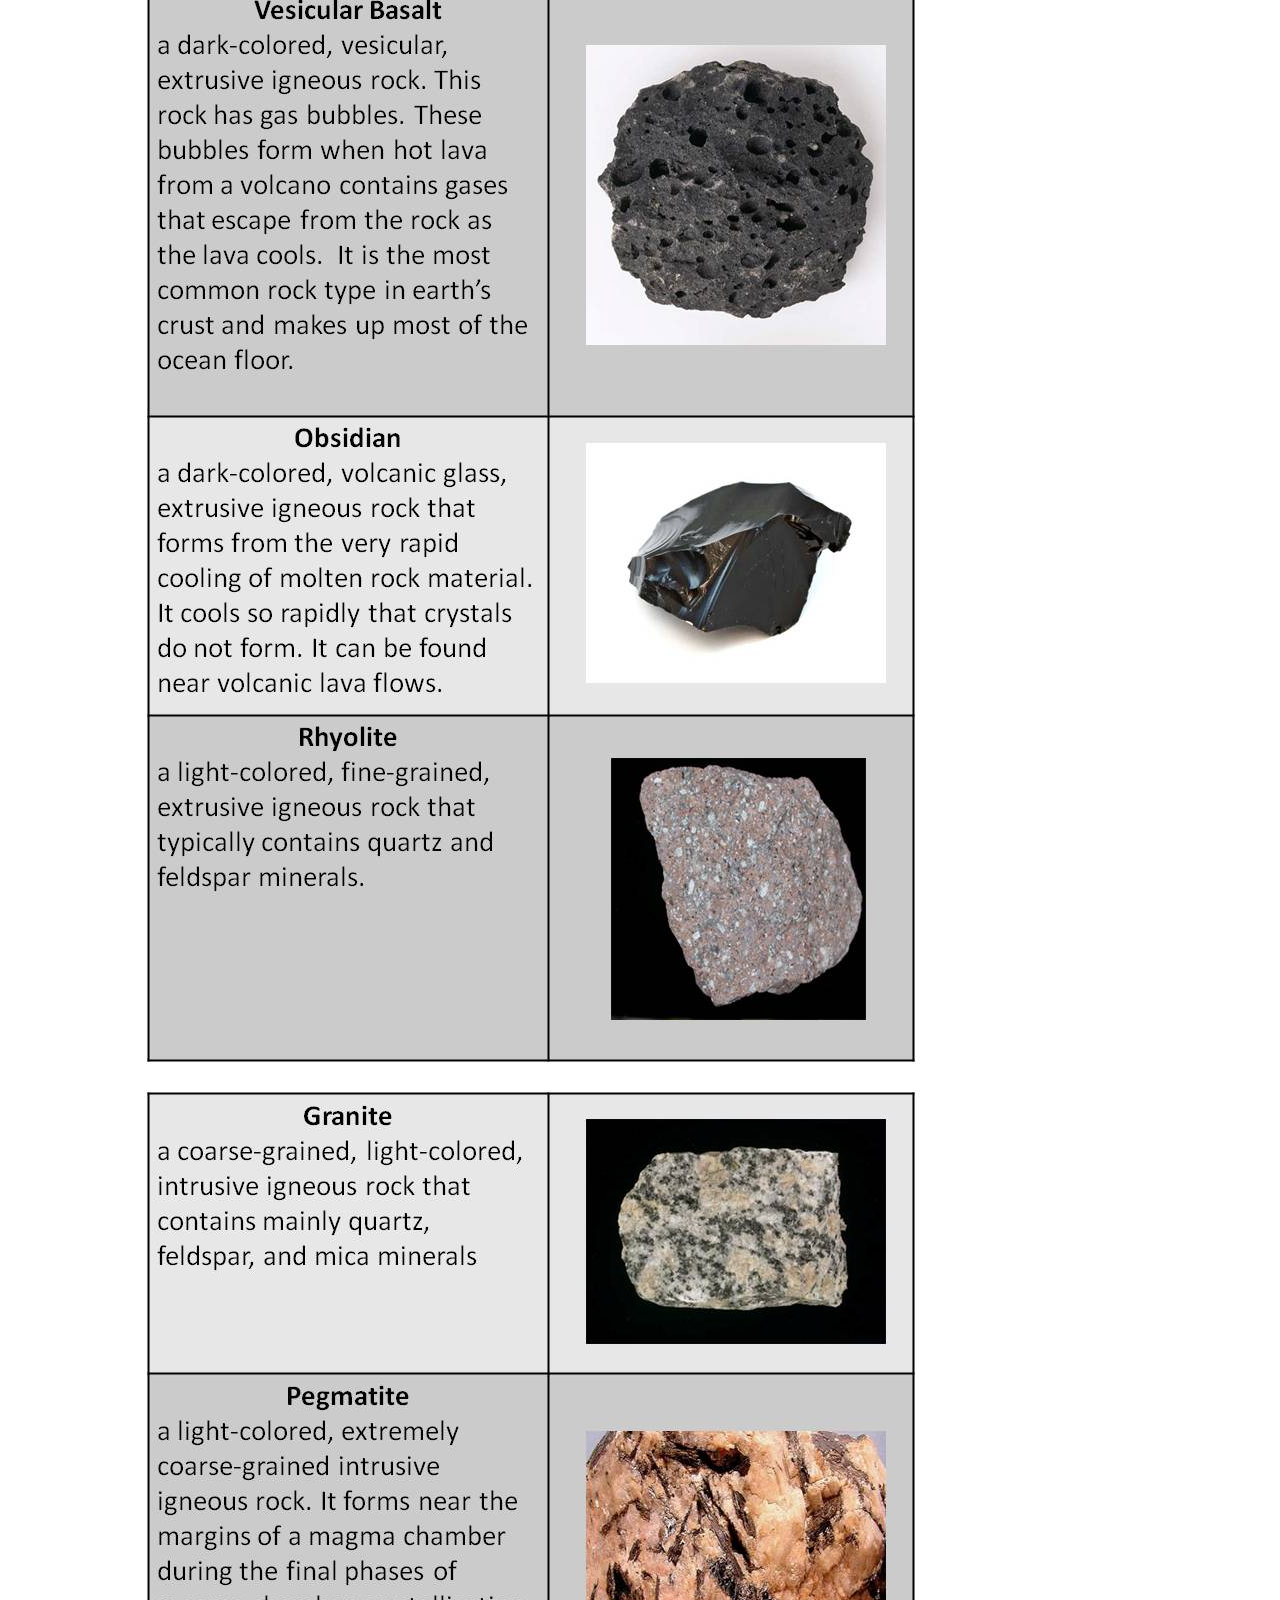
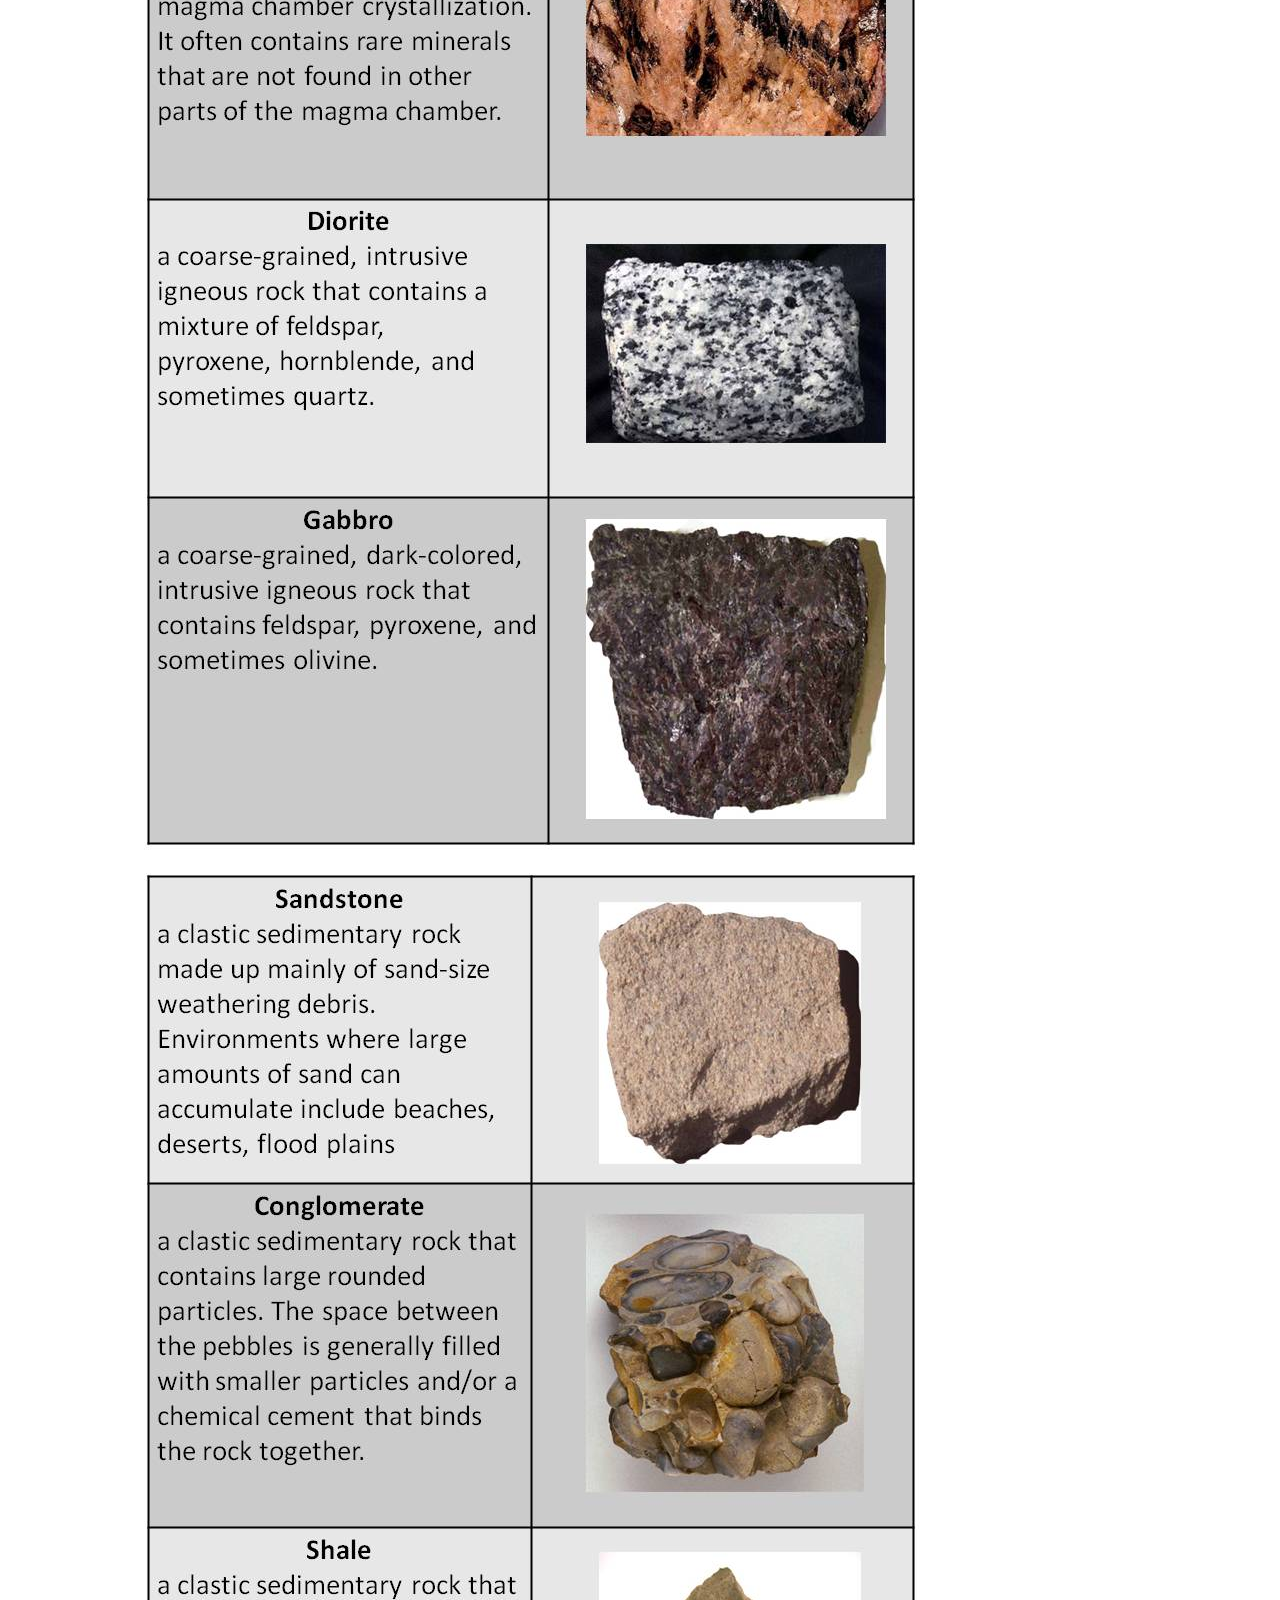
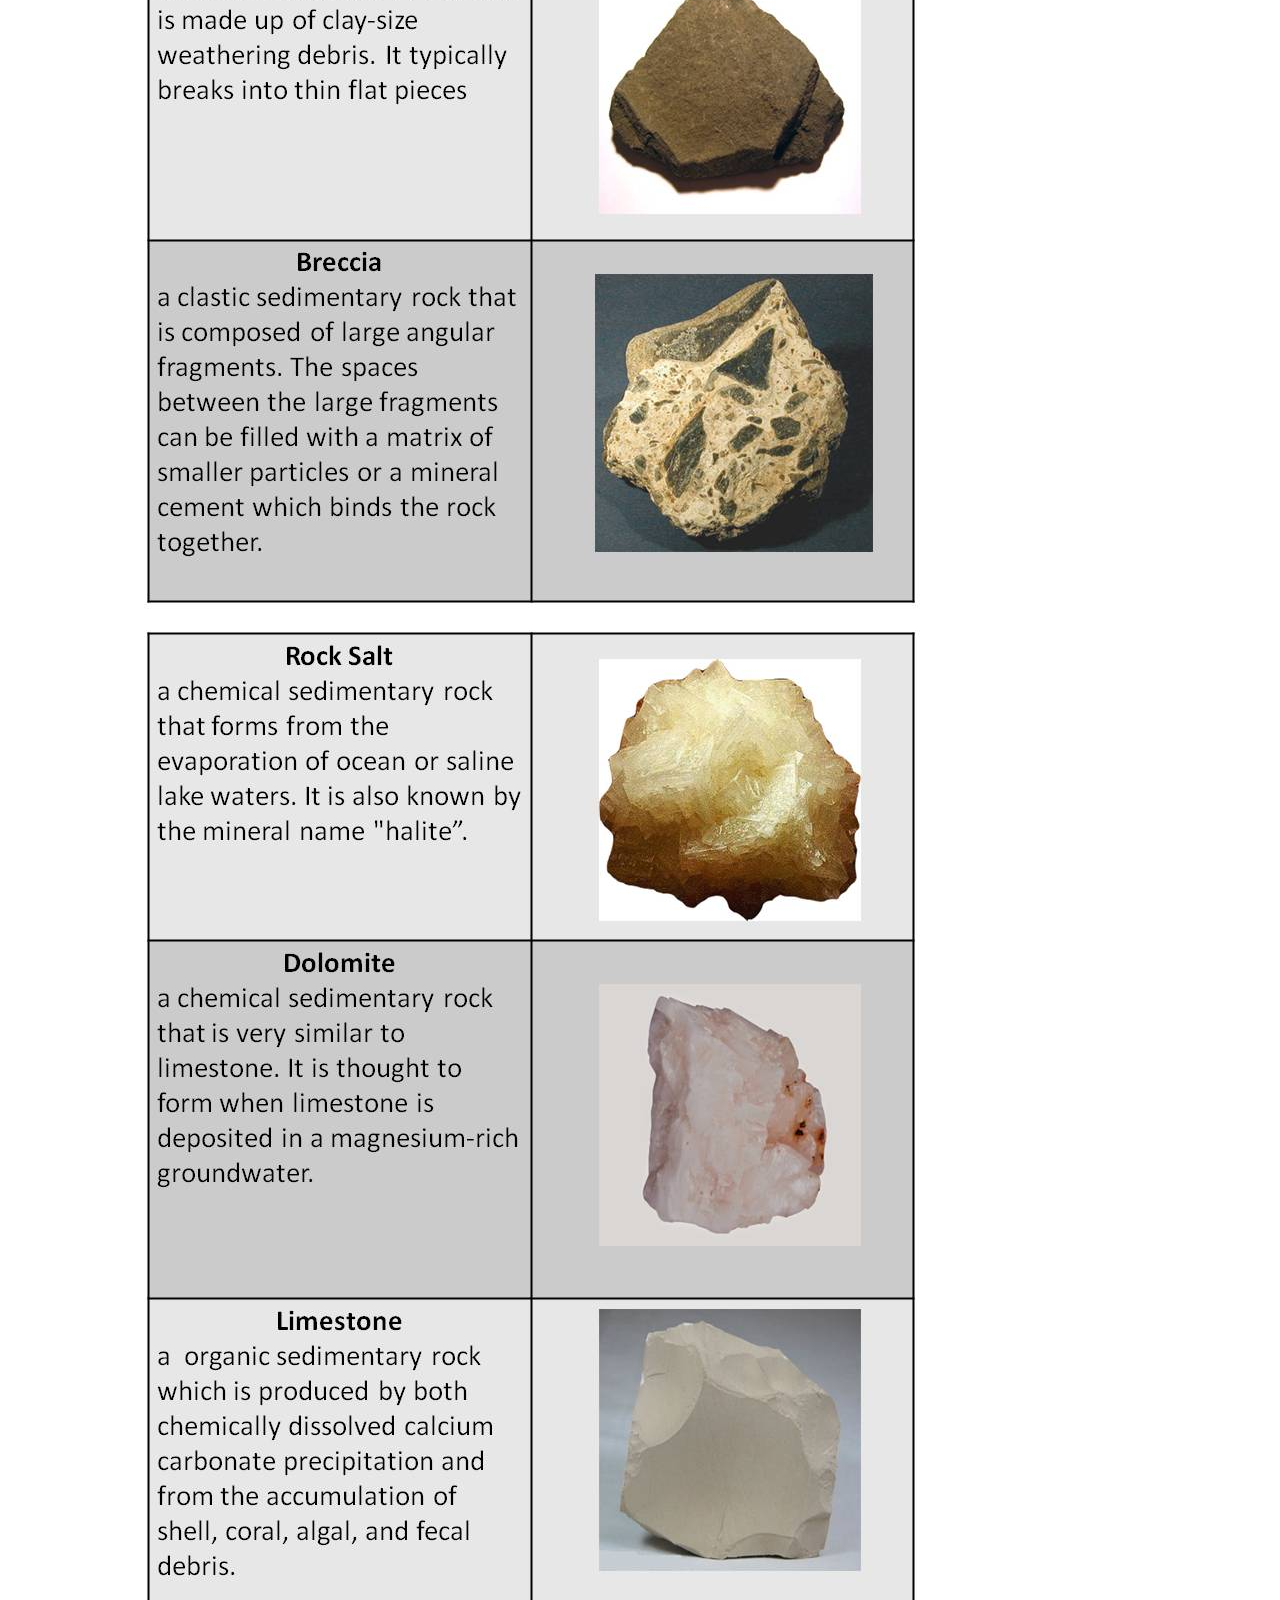
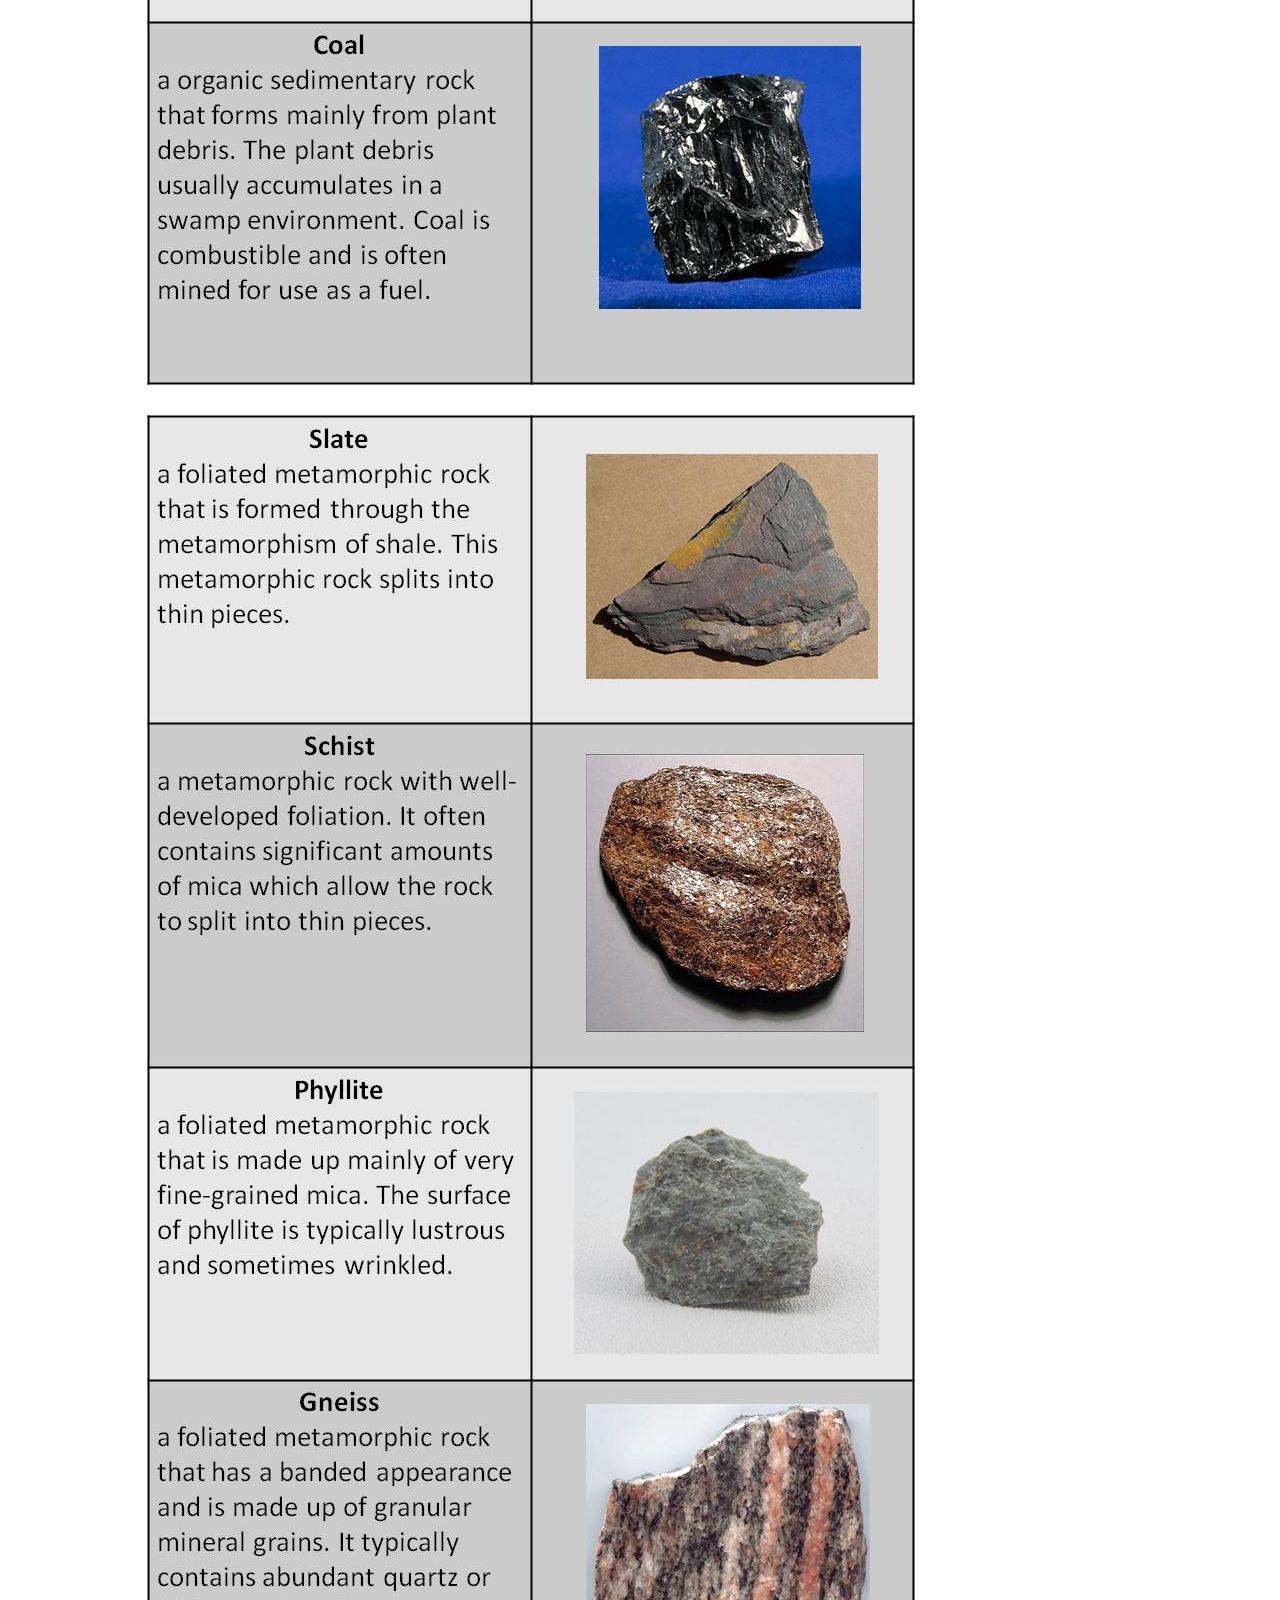
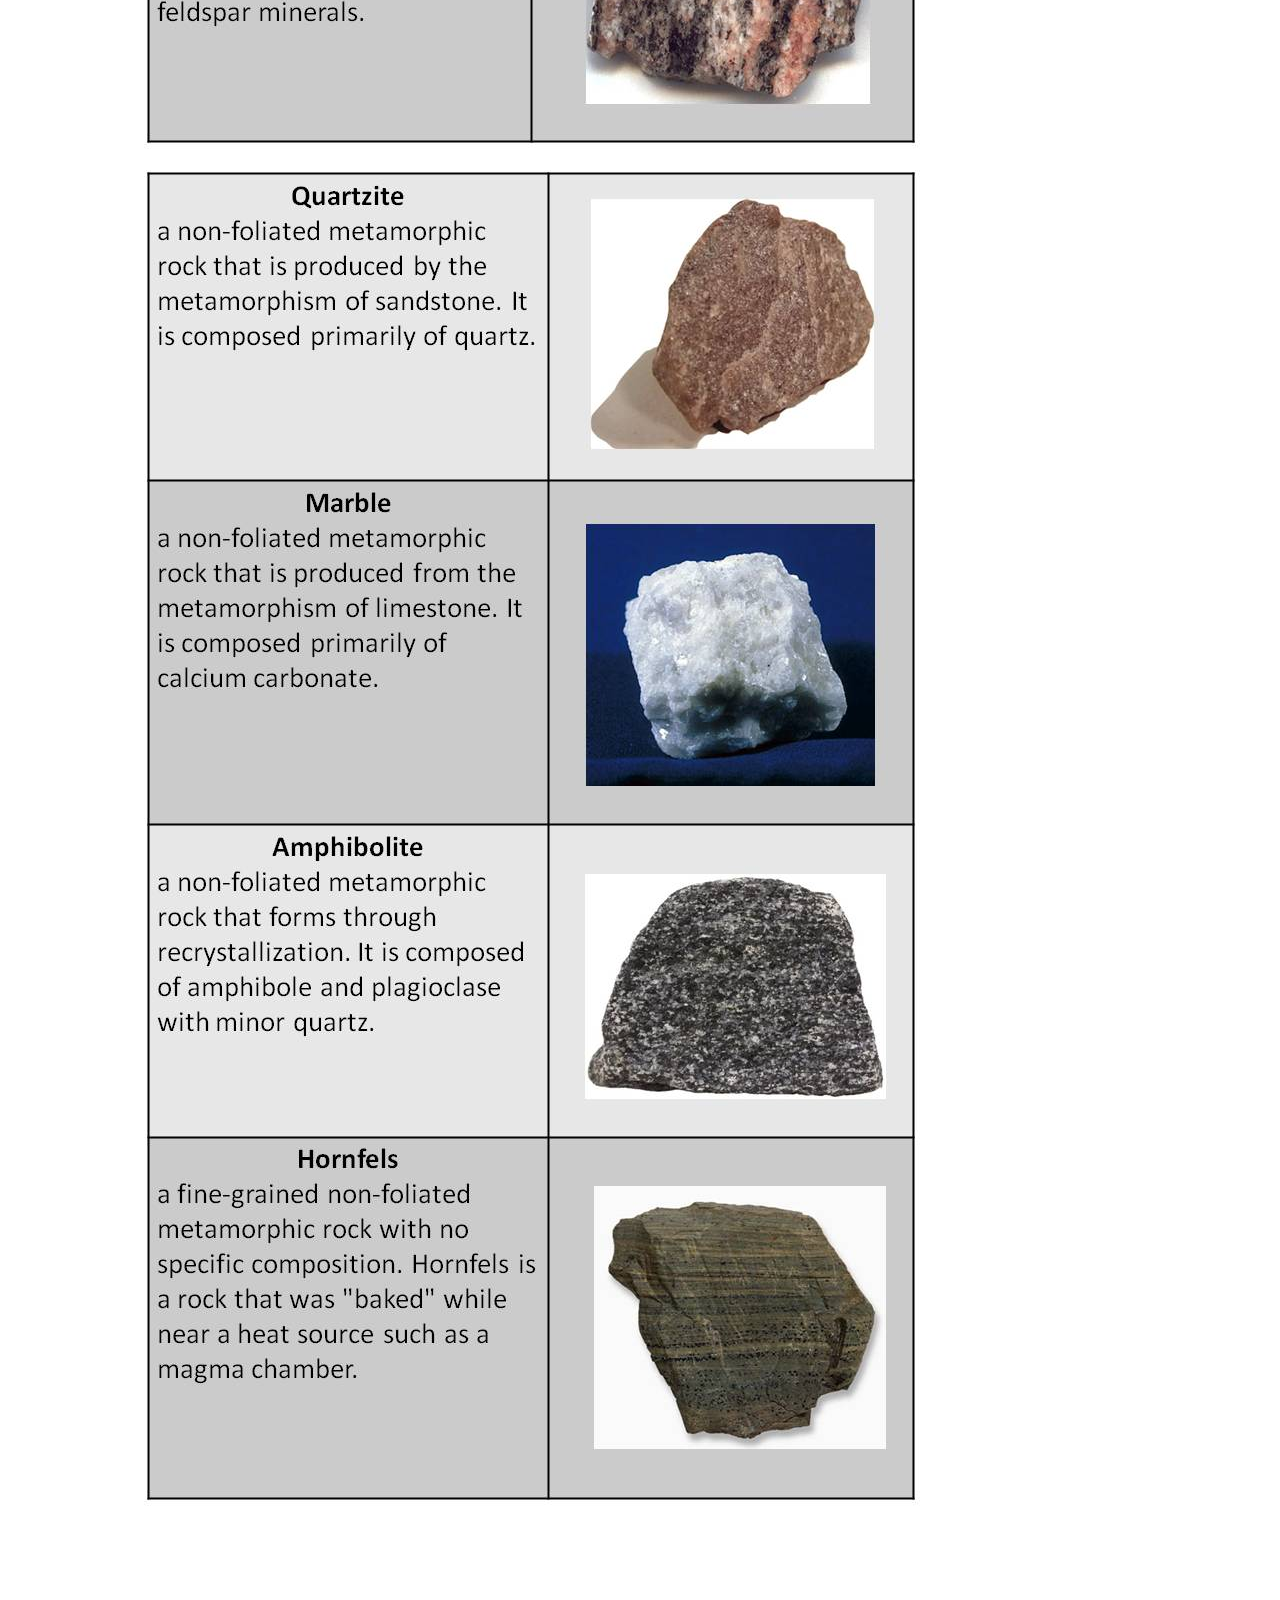
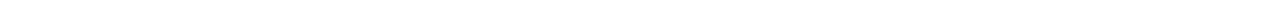
<file: review.html>
<!DOCTYPE HTML>
<!--
	Phantom by HTML5 UP
	html5up.net | @ajlkn
	Free for personal and commercial use under the CCA 3.0 license (html5up.net/license)
-->
<html>
	<head>
		<title>CISC3630</title>
		<meta charset="utf-8" />
		<meta name="viewport" content="width=device-width, initial-scale=1" />
		<!--[if lte IE 8]><script src="assets/js/ie/html5shiv.js"></script><![endif]-->
		<link rel="stylesheet" href="assets/css/main.css" />
		<!--[if lte IE 9]><link rel="stylesheet" href="assets/css/ie9.css" /><![endif]-->
		<!--[if lte IE 8]><link rel="stylesheet" href="assets/css/ie8.css" /><![endif]-->
	</head>
	<body>
		<!-- Wrapper -->
			<div id="wrapper">

				<!-- Header -->
					<header id="header">
						<div class="inner">

							<!-- Logo -->
								<a href="index.html" class="logo">
									<span class="symbol"><img src="images/rmlogo.png" alt="" /></span><span class="title">Home</span>
								</a>

							<!-- Nav -->
								<nav>
									<ul>
										<li><a href="#menu">Menu</a></li>
									</ul>
								</nav>

						</div>
					</header>

				<!-- Menu -->
					<nav id="menu">
						<h2>Menu</h2>
						<ul>
							<li><a href="index.html">Home</a></li>
							<li><a href="minerals.html">Minerals</a></li>
							<li><a href="rocks.html">Rocks</a></li>
                            <li><a href="review.html">Review Charts</a></li>
							<li><a href="reference.html">References</a></li>
						</ul>
					</nav>

				<!-- Main -->
					<div id="main">
						<div class="inner">
							<h1>Review Chart: Minerals</h1>
                            <section>
                                <span class="image"><img src="images/mineral1.jpg" alt="" /></span>
                                <span class="image"><img src="images/mineral2.jpg" alt="" /></span>
                                <span class="image"><img src="images/mineral3.jpg" alt="" /></span>
                            </section> 
                            <br>
                            <h1>Review Chart: Rocks</h1>
                            <section>
                                <span class="image"><img src="images/igneous1.jpg" alt="" /></span>
                                <span class="image"><img src="images/igneous2.jpg" alt="" /></span>
                                <span class="image"><img src="images/sedimentary1.jpg" alt="" /></span>
                                <span class="image"><img src="images/sedimentary2.jpg" alt="" /></span>
                                <span class="image"><img src="images/metamorphic1.jpg" alt="" /></span>
                                <span class="image"><img src="images/metamorphic2.jpg" alt="" /></span>
                            </section> 
                            
						</div>
					</div>
			</div>

		<!-- Scripts -->
			<script src="assets/js/jquery.min.js"></script>
			<script src="assets/js/skel.min.js"></script>
			<script src="assets/js/util.js"></script>
			<!--[if lte IE 8]><script src="assets/js/ie/respond.min.js"></script><![endif]-->
			<script src="assets/js/main.js"></script>

	</body>
</html>
</file>
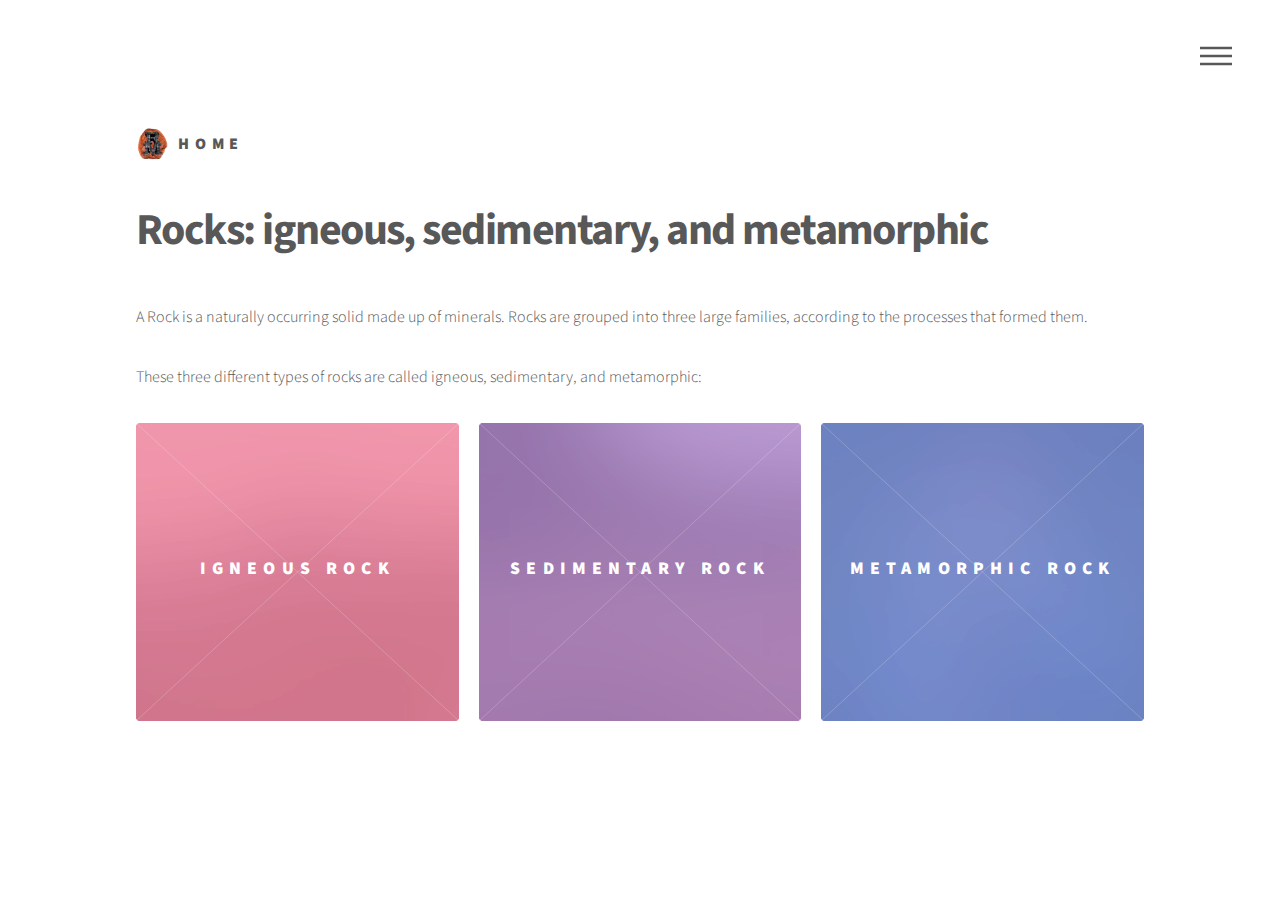
<file: rocks.html>
<!DOCTYPE HTML>
<!--
	Phantom by HTML5 UP
	html5up.net | @ajlkn
	Free for personal and commercial use under the CCA 3.0 license (html5up.net/license)
-->
<html>
	<head>
		<title>CISC3630</title>
		<meta charset="utf-8" />
		<meta name="viewport" content="width=device-width, initial-scale=1" />
		<!--[if lte IE 8]><script src="assets/js/ie/html5shiv.js"></script><![endif]-->
		<link rel="stylesheet" href="assets/css/main.css" />
		<!--[if lte IE 9]><link rel="stylesheet" href="assets/css/ie9.css" /><![endif]-->
		<!--[if lte IE 8]><link rel="stylesheet" href="assets/css/ie8.css" /><![endif]-->
	</head>
	<body>
		<!-- Wrapper -->
			<div id="wrapper">

				<!-- Header -->
					<header id="header">
						<div class="inner">

							<!-- Logo -->
								<a href="index.html" class="logo">
									<span class="symbol"><img src="images/rmlogo.png" alt="" /></span><span class="title">Home</span>
								</a>

							<!-- Nav -->
								<nav>
									<ul>
										<li><a href="#menu">Menu</a></li>
									</ul>
								</nav>

						</div>
					</header>

				<!-- Menu -->
					<nav id="menu">
						<h2>Menu</h2>
						<ul>
							<li><a href="index.html">Home</a></li>
							<li><a href="minerals.html">Minerals</a></li>
							<li><a href="rocks.html">Rocks</a></li>
                            <li><a href="review.html">Review Charts</a></li>
							<li><a href="reference.html">References</a></li>
						</ul>
					</nav>

				<!-- Main -->
					<div id="main">
						<div class="inner">
							<h1>Rocks: igneous, sedimentary, and metamorphic</h1>
							<p>A Rock is a naturally occurring solid made up of minerals. Rocks are grouped into three large families, according to the processes that formed them.</p>
                            <p>These three different types of rocks  are called igneous, sedimentary, and metamorphic:</p>
                            <section class="tiles">
                               	<article class="style1">
									<span class="image">
										<img src="images/pic09.jpg" alt="" />
									</span>
									<a href="igneousRock.html">
										<h2>Igneous Rock</h2>
										<div class="content">
											<p>When magma cools and solidifies, it forms Igneous Rock </p>
										</div>
									</a>
								</article>
								<article class="style5">
									<span class="image">
										<img src="images/pic10.jpg" alt="" />
									</span>
									<a href="sedimentaryRock.html">
										<h2>Sedimentary Rock</h2>
										<div class="content">
											<p>Sediment deposited over time, often as layers at the bottom of lakes/oceans, forms Sedimentary Rock</p>
										</div>
									</a>
								</article>
								<article class="style6">
									<span class="image">
										<img src="images/pic11.jpg" alt="" />
									</span>
									<a href="metamorphicRock.html">
										<h2>Metamorphic Rock</h2>
										<div class="content">
											<p>Extreme pressure and heat over time forms Metamorphic Rock</p>
										</div>
									</a>
								</article>
                            </section>
						</div>
					</div>
			</div>

		<!-- Scripts -->
			<script src="assets/js/jquery.min.js"></script>
			<script src="assets/js/skel.min.js"></script>
			<script src="assets/js/util.js"></script>
			<!--[if lte IE 8]><script src="assets/js/ie/respond.min.js"></script><![endif]-->
			<script src="assets/js/main.js"></script>

	</body>
</html>
</file>
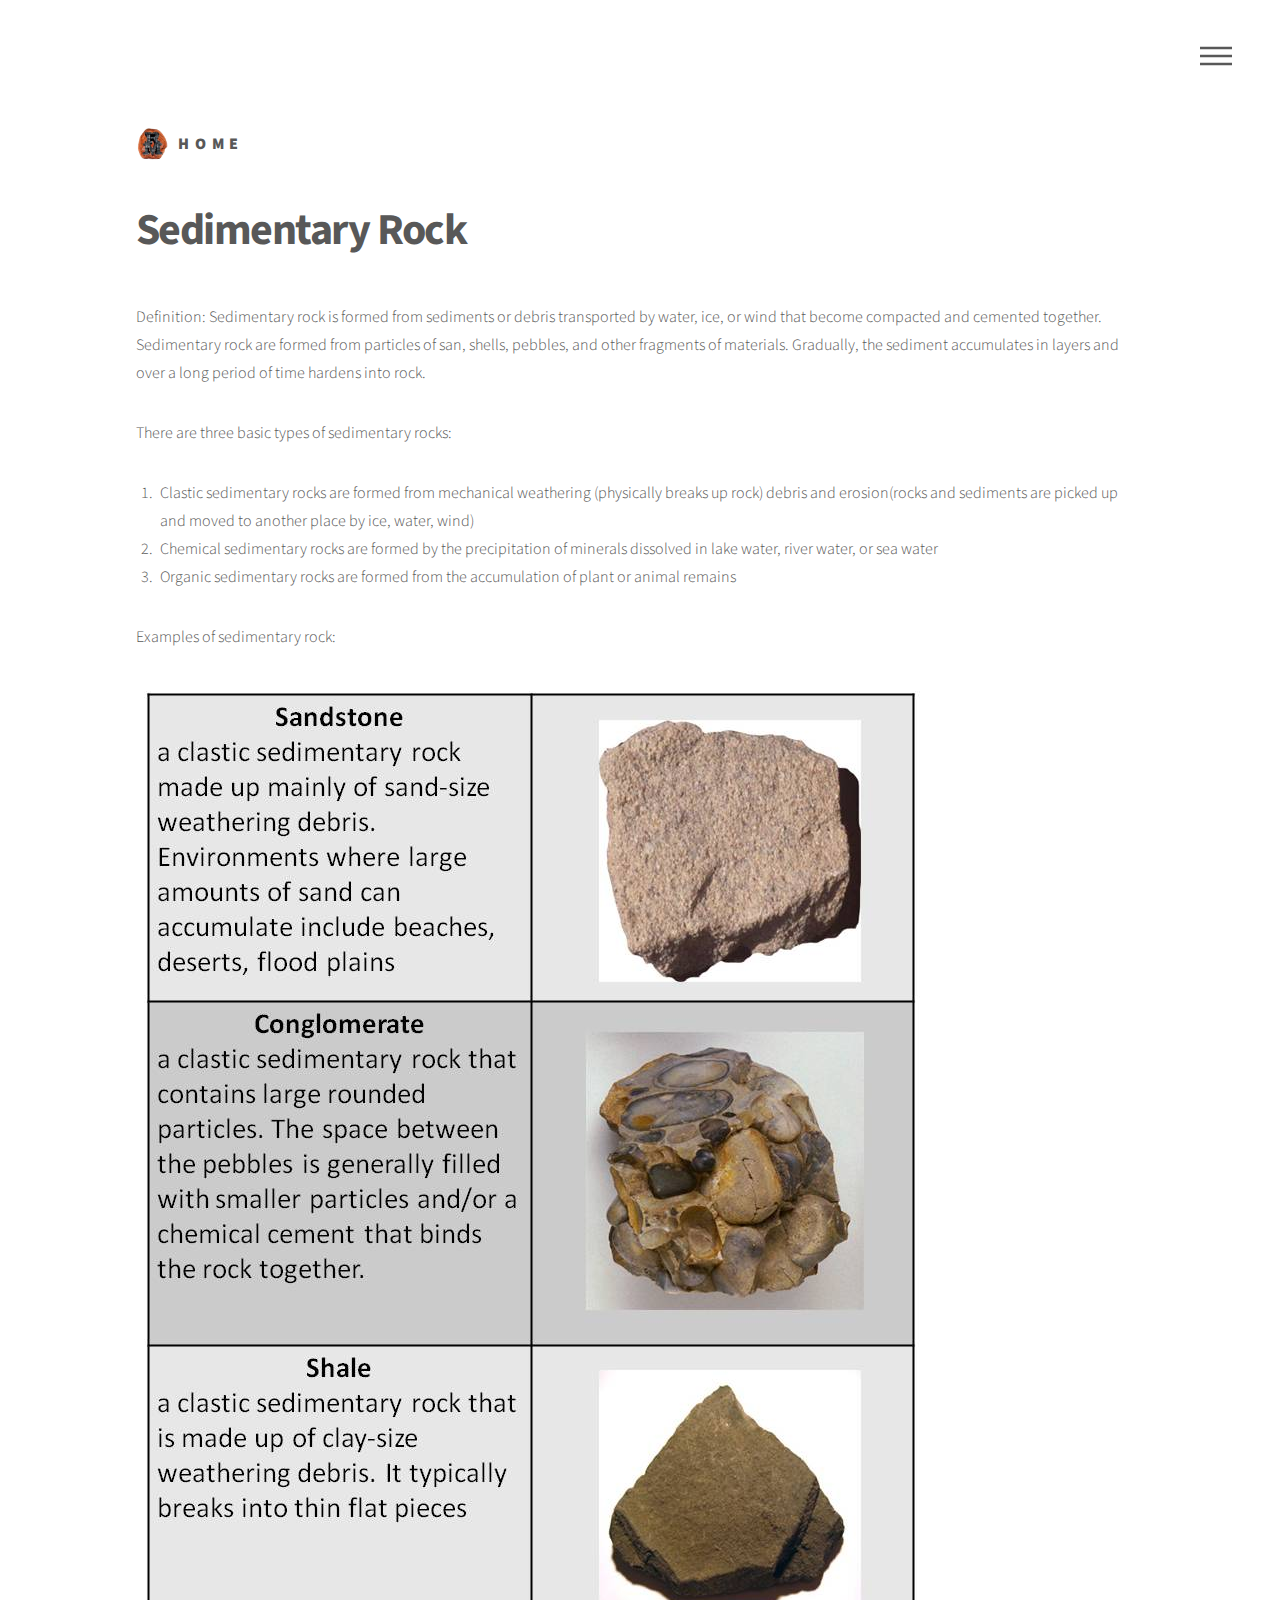
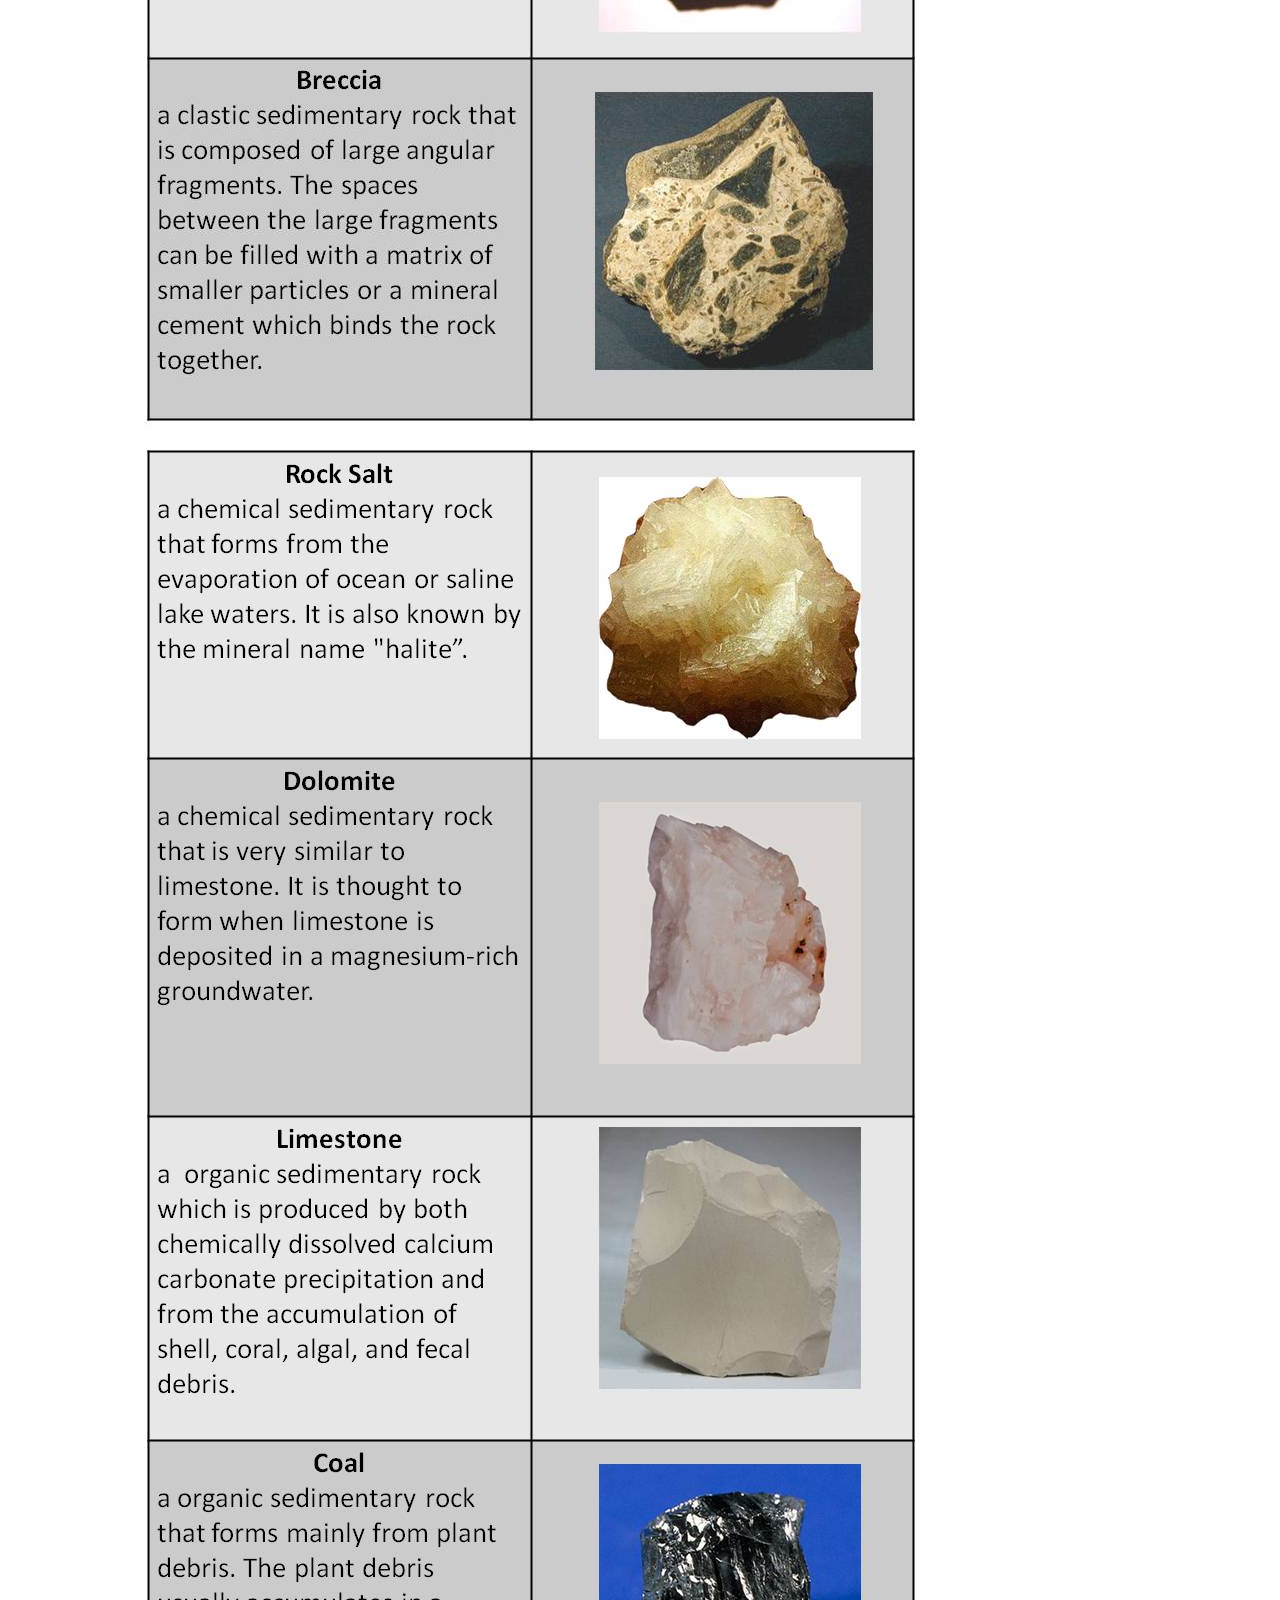
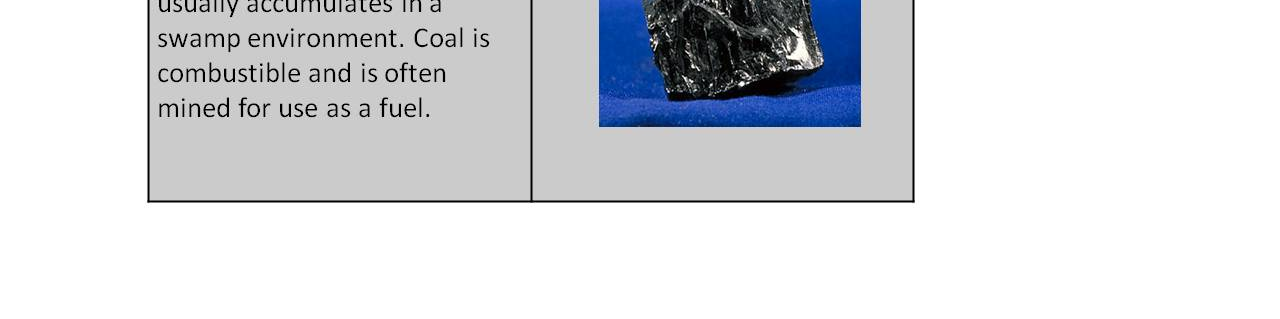
<file: sedimentaryRock.html>
<!DOCTYPE HTML>
<!--
	Phantom by HTML5 UP
	html5up.net | @ajlkn
	Free for personal and commercial use under the CCA 3.0 license (html5up.net/license)
-->
<html>
	<head>
		<title>CISC3630</title>
		<meta charset="utf-8" />
		<meta name="viewport" content="width=device-width, initial-scale=1" />
		<!--[if lte IE 8]><script src="assets/js/ie/html5shiv.js"></script><![endif]-->
		<link rel="stylesheet" href="assets/css/main.css" />
		<!--[if lte IE 9]><link rel="stylesheet" href="assets/css/ie9.css" /><![endif]-->
		<!--[if lte IE 8]><link rel="stylesheet" href="assets/css/ie8.css" /><![endif]-->
	</head>
	<body>
		<!-- Wrapper -->
			<div id="wrapper">

				<!-- Header -->
					<header id="header">
						<div class="inner">

							<!-- Logo -->
								<a href="index.html" class="logo">
									<span class="symbol"><img src="images/rmlogo.png" alt="" /></span><span class="title">Home</span>
								</a>

							<!-- Nav -->
								<nav>
									<ul>
										<li><a href="#menu">Menu</a></li>
									</ul>
								</nav>

						</div>
					</header>

				<!-- Menu -->
					<nav id="menu">
						<h2>Menu</h2>
						<ul>
							<li><a href="index.html">Home</a></li>
							<li><a href="minerals.html">Minerals</a></li>
							<li><a href="rocks.html">Rocks</a></li>
                            <li><a href="review.html">Review Charts</a></li>
							<li><a href="reference.html">References</a></li>
						</ul>
					</nav>

				<!-- Main -->
					<div id="main">
						<div class="inner">
							<h1>Sedimentary Rock</h1>
							<p>Definition: Sedimentary rock is formed from sediments or debris transported by water, ice, or wind that become compacted and cemented together. Sedimentary rock are formed from particles of san, shells, pebbles, and other fragments of materials. Gradually, the sediment accumulates in layers and over a long period of time hardens into rock.</p>
                            <p>There are three basic types of sedimentary rocks:</p>
                            <ol>
                                <li>Clastic sedimentary rocks are formed from mechanical weathering (physically breaks up rock) debris and erosion(rocks and sediments are picked up and moved to another place by ice, water, wind)</li>
                                <li>Chemical sedimentary rocks are formed by the precipitation of minerals dissolved in lake water, river water, or sea water</li>
                                <li>Organic sedimentary rocks are formed from the accumulation of plant or animal remains</li>
                            </ol>
                            <p>Examples of sedimentary rock:</p>
                            <section>
                                <span class="image"><img src="images/sedimentary1.jpg" alt="" /></span>
                                <span class="image"><img src="images/sedimentary2.jpg" alt="" /></span>
                            </section> 
						</div>
					</div>
			</div>

		<!-- Scripts -->
			<script src="assets/js/jquery.min.js"></script>
			<script src="assets/js/skel.min.js"></script>
			<script src="assets/js/util.js"></script>
			<!--[if lte IE 8]><script src="assets/js/ie/respond.min.js"></script><![endif]-->
			<script src="assets/js/main.js"></script>

	</body>
</html>
</file>
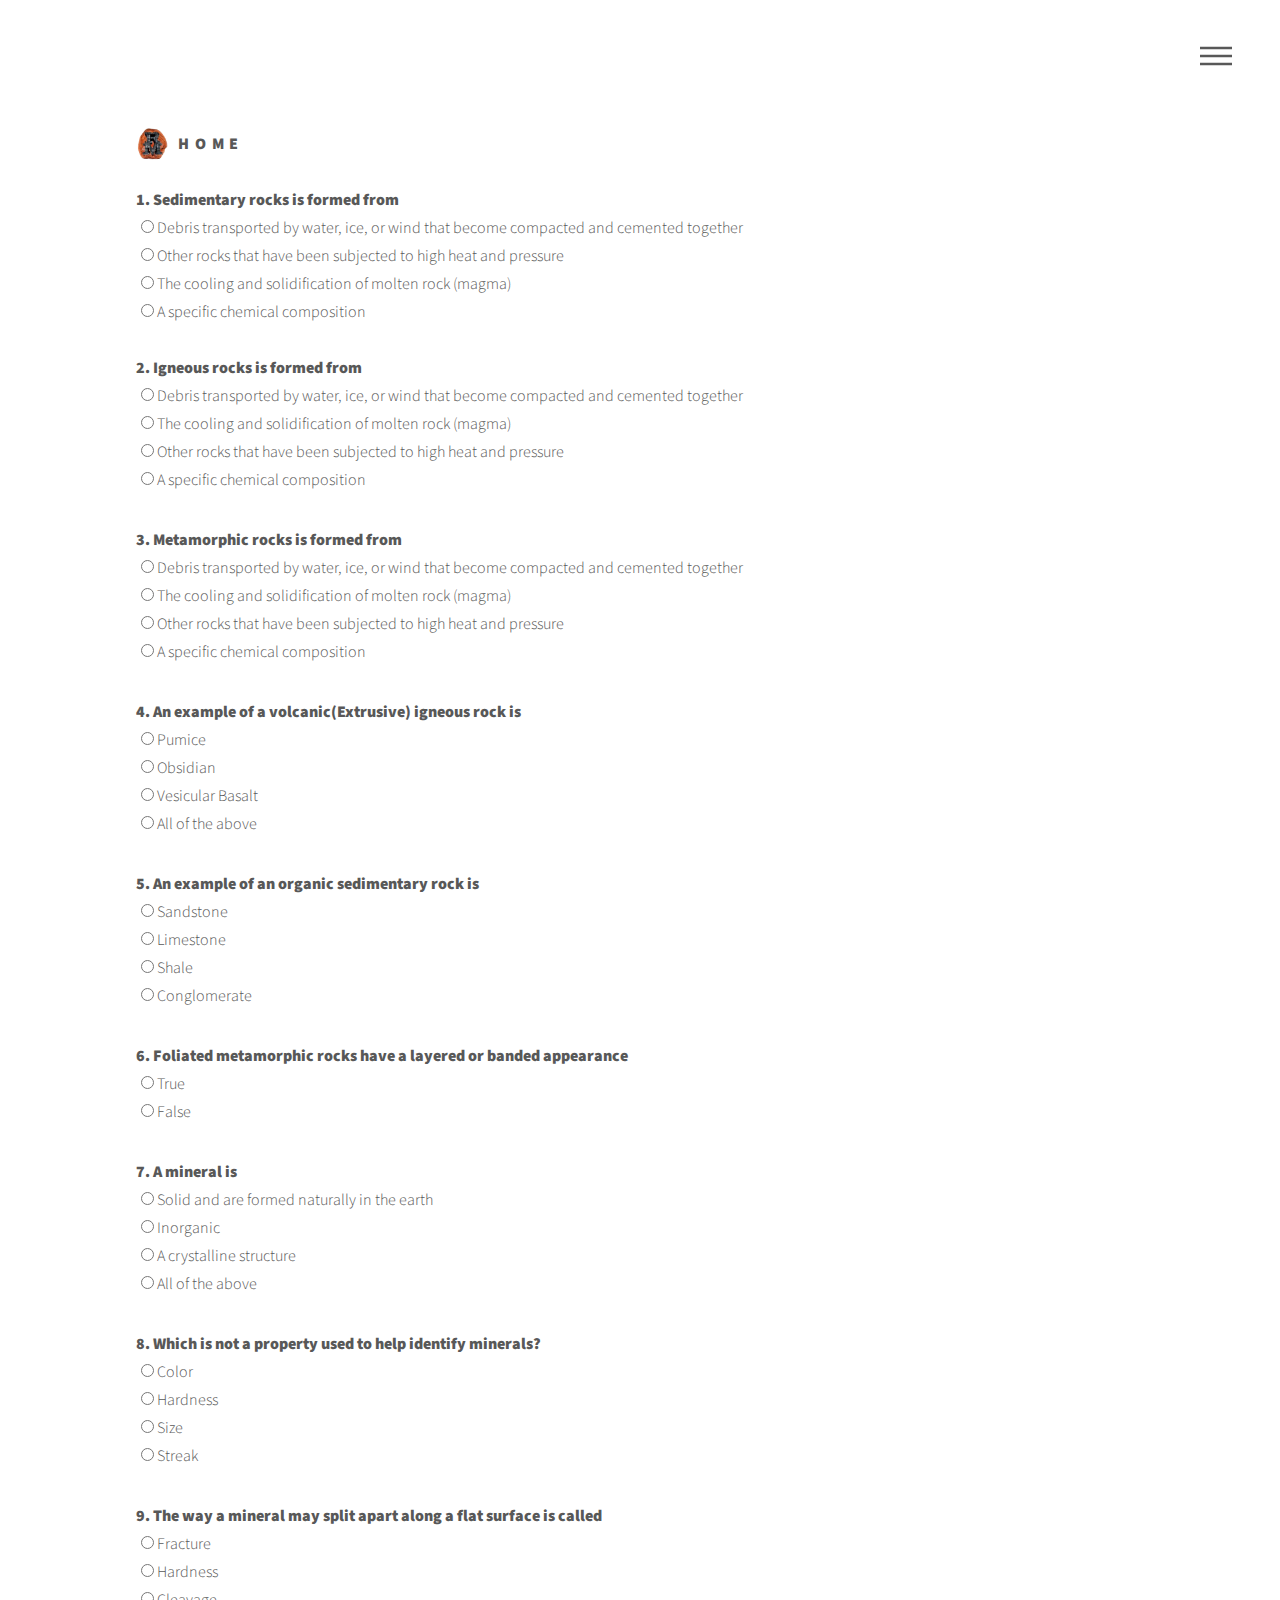
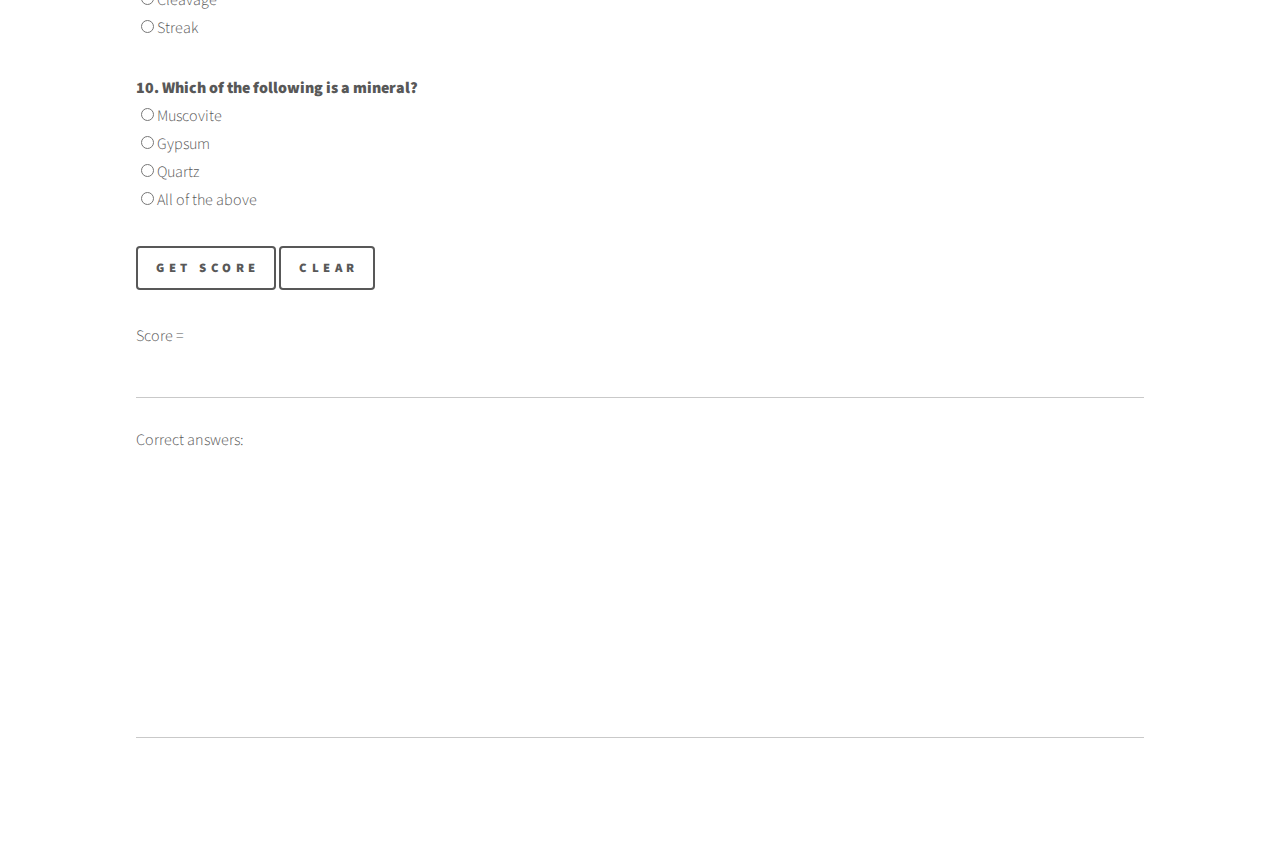
<file: test.html>
<!DOCTYPE HTML>
<!--
	Phantom by HTML5 UP
	html5up.net | @ajlkn
	Free for personal and commercial use under the CCA 3.0 license (html5up.net/license)
-->
<html>
	<head>
		<title>CISC3630</title>
		<meta charset="utf-8" />
		<meta name="viewport" content="width=device-width, initial-scale=1" />
		<!--[if lte IE 8]><script src="assets/js/ie/html5shiv.js"></script><![endif]-->
		<link rel="stylesheet" href="assets/css/main.css" />
		<!--[if lte IE 9]><link rel="stylesheet" href="assets/css/ie9.css" /><![endif]-->
		<!--[if lte IE 8]><link rel="stylesheet" href="assets/css/ie8.css" /><![endif]-->
        
        <script language="JavaScript">
        <!--

        var numQues = 10;
        var numChoi = 4;

        var answers = new Array(10);
        answers[0] = "Debris transported by water, ice, or wind that become compacted and cemented together";
        answers[1] = "The cooling and solidification of molten rock (magma)";
        answers[2] = "Other rocks that have been subjected to high heat and pressure";
        answers[3] = "All of the above";
        answers[4] = "Limestone";
        answers[5] = "True";
        answers[6] = "All of the above";
        answers[7] = "Size";
        answers[8] = "Cleavage";
        answers[9] = "All of the above 	";

        function getScore(form) {
          var score = 0;
          var currElt;
          var currSelection;

          for (i=0; i<numQues; i++) {
            currElt = i*numChoi;
            for (j=0; j<numChoi; j++) {
              currSelection = form.elements[currElt + j];
              if (currSelection.checked) {
                if (currSelection.value == answers[i]) {
                  score++;
                  break;
                }
              }
            }
          }

          score = Math.round(score/numQues*100);
          form.percentage.value = score + "%";

          var correctAnswers = "";
          for (i=1; i<=numQues; i++) {
            correctAnswers += i + ". " + answers[i-1] + "\r\n";
          }
          form.solutions.value = correctAnswers;

        }

        // -->
        </script>
 
	</head>
	<body>
		<!-- Wrapper -->
			<div id="wrapper">

				<!-- Header -->
					<header id="header">
						<div class="inner">

							<!-- Logo -->
								<a href="index.html" class="logo">
									<span class="symbol"><img src="images/rmlogo.png" alt="" /></span><span class="title">Home</span>
								</a>

							<!-- Nav -->
								<nav>
									<ul>
										<li><a href="#menu">Menu</a></li>
									</ul>
								</nav>

						</div>
					</header>

				<!-- Menu -->
					<nav id="menu">
						<h2>Menu</h2>
						<ul>
							<li><a href="index.html">Home</a></li>
							<li><a href="minerals.html">Minerals</a></li>
							<li><a href="rocks.html">Rocks</a></li>
                            <li><a href="review.html">Review Charts</a></li>
							<li><a href="reference.html">References</a></li>
						</ul>
					</nav>

				<!-- Main -->
                <div id="main">
                       <div class="inner"> 
                            <form name="quiz">
                            <b>1. Sedimentary rocks is formed from</b><br>
                            <input type="radio" name="q1" value="Debris transported by water, ice, or wind that become compacted and cemented together">Debris transported by water, ice, or wind that become compacted and cemented together<br>
                            <input type="radio" name="q1" value="Other rocks that have been subjected to high heat and pressure">Other rocks that have been subjected to high heat and pressure<br>
                            <input type="radio" name="q1" value="The cooling and solidification of molten rock (magma)">The cooling and solidification of molten rock (magma)<br>
                            <input type="radio" name="q1" value="A specific chemical composition">A specific chemical composition<br>
                            <p>
                            <br>

                            <b>2. Igneous rocks is formed from</b><br>
                            <input type="radio" name="q2" value="Debris transported by water, ice, or wind that become compacted and cemented together">Debris transported by water, ice, or wind that become compacted and cemented together<br>
                            <input type="radio" name="q2" value="The cooling and solidification of molten rock (magma)">The cooling and solidification of molten rock (magma)<br>
                            <input type="radio" name="q2" value="Other rocks that have been subjected to high heat and pressure">Other rocks that have been subjected to high heat and pressure<br>
                            <input type="radio" name="q2" value="A specific chemical composition">A specific chemical composition<br>
                            <p>

                            <b>3. Metamorphic rocks is formed from</b><br>
                            <input type="radio" name="q3" value="Debris transported by water, ice, or wind that become compacted and cemented together">Debris transported by water, ice, or wind that become compacted and cemented together<br>
                            <input type="radio" name="q3" value="The cooling and solidification of molten rock (magma)">The cooling and solidification of molten rock (magma)<br>
                            <input type="radio" name="q3" value="Other rocks that have been subjected to high heat and pressure">Other rocks that have been subjected to high heat and pressure<br>
                            <input type="radio" name="q3" value="A specific chemical composition">A specific chemical composition<br>
                            <p>

                            <b>4. An example of a volcanic(Extrusive) igneous rock is</b><br>
                            <input type="radio" name="q4" value="Pumice">Pumice<br>
                            <input type="radio" name="q4" value="Obsidian">Obsidian<br>
                            <input type="radio" name="q4" value="Vesicular Basalt">Vesicular Basalt<br>
                            <input type="radio" name="q4" value="All of the above">All of the above<br>
                            <p>

                            <b>5. An example of an organic sedimentary rock is</b><br>
                            <input type="radio" name="q5" value="Sandstone">Sandstone<br>
                            <input type="radio" name="q5" value="Limestone">Limestone<br>
                            <input type="radio" name="q5" value="Shale">Shale<br>
                            <input type="radio" name="q5" value="Conglomerate">Conglomerate<br>
                            <p>

                            <b>6. Foliated metamorphic rocks have a layered or banded appearance</b><br>
                            <input type="radio" name="q6" value="True">True<br>
                            <input type="radio" name="q6" value="False">False<br>
                            <input type="radio" name="q6" value="" hidden="true">
                            <input type="radio" name="q6" value="" hidden="true">
                            <p>

                            <b>7. A mineral is</b><br>
                            <input type="radio" name="q7" value="Solid and are formed naturally in the earth">Solid and are formed naturally in the earth<br>
                            <input type="radio" name="q7" value="Inorganic">Inorganic<br>
                            <input type="radio" name="q7" value="A crystalline structure">A crystalline structure<br>
                            <input type="radio" name="q7" value="All of the above">All of the above<br>
                            <p>

                            <b>8. Which is not a property used to help identify minerals?</b><br>
                            <input type="radio" name="q8" value="Color">Color<br>
                            <input type="radio" name="q8" value="Hardness">Hardness<br>
                            <input type="radio" name="q8" value="Size">Size<br>
                            <input type="radio" name="q8" value="Streak">Streak<br>
                            <p>

                            <b>9. The way a mineral may split apart along a flat surface is called</b><br>
                            <input type="radio" name="q9" value="Fracture">Fracture<br>
                            <input type="radio" name="q9" value="Hardness">Hardness<br>
                            <input type="radio" name="q9" value="Cleavage">Cleavage<br>
                            <input type="radio" name="q9" value="Streak">Streak<br>
                            <p>

                            <b>10. Which of the following is a mineral?</b><br>
                            <input type="radio" name="q10" value="Muscovite">Muscovite<br>
                            <input type="radio" name="q10" value="Gypsum ">Gypsum <br>
                            <input type="radio" name="q10" value="Quartz">Quartz<br>
                            <input type="radio" name="q10" value="All of the above 	">All of the above 	<br>
                            <p>

                            <input type="button" value="Get score" onClick="getScore(this.form)">
                            <input type="reset" value="Clear"><p>
                            Score = <input type=text size=15 name="percentage"><br>
                            Correct answers:<br>
                            <textarea name="solutions" wrap="virtual" rows="4" cols="40"></textarea>
                            </form>
                        </div>
                </div>
			</div>

		<!-- Scripts -->
			<script src="assets/js/jquery.min.js"></script>
			<script src="assets/js/skel.min.js"></script>
			<script src="assets/js/util.js"></script>
			<!--[if lte IE 8]><script src="assets/js/ie/respond.min.js"></script><![endif] -->
			<script src="assets/js/main.js"></script>

	</body>
</html>
</file>
<file: assets/css/ie9.css>
/*
	Phantom by HTML5 UP
	html5up.net | @ajlkn
	Free for personal and commercial use under the CCA 3.0 license (html5up.net/license)
*/

/* Tiles */

	.tiles:after {
		content: '';
		display: block;
		clear: both;
	}

	.tiles article {
		float: left;
	}

		.tiles article > a {
			padding-top: 50%;
			margin-top: -1.75em;
		}

		body:not(.is-touch) .tiles article:hover > .image {
			-moz-transform: none;
			-webkit-transform: none;
			-ms-transform: none;
			transform: none;
		}

/* Footer */

	#footer > .inner section {
		float: left;
	}

	#footer > .inner .copyright {
		clear: both;
		padding-top: 4em;
	}
</file>
<file: assets/css/ie8.css>
/*
	Phantom by HTML5 UP
	html5up.net | @ajlkn
	Free for personal and commercial use under the CCA 3.0 license (html5up.net/license)
*/

/* Form */

	form .field {
		float: none !important;
		width: 100% !important;
		padding-left: 0 !important;
	}

/* Button */

	input[type="submit"],
	input[type="reset"],
	input[type="button"],
	button,
	.button {
		border: solid 2px #585858 !important;
	}

		input[type="submit"]:hover,
		input[type="reset"]:hover,
		input[type="button"]:hover,
		button:hover,
		.button:hover {
			border-color: #f2849e !important;
		}

		input[type="submit"].special,
		input[type="reset"].special,
		input[type="button"].special,
		button.special,
		.button.special {
			border: none !important;
		}

/* Tiles */

	.tiles article > .image:before, .tiles article > .image:after {
		display: none;
	}

/* Header */

	#header .logo .symbol {
		display: none;
	}

	#header nav ul li a[href="#menu"] {
		text-indent: 0;
		width: auto;
		font-size: 0.8em;
	}

		#header nav ul li a[href="#menu"]:before, #header nav ul li a[href="#menu"]:after {
			display: none;
		}

/* Footer */

	#footer > .inner section {
		width: 50%;
		margin-left: 3em;
	}

		#footer > .inner section:first-child {
			margin-left: 0;
			width: 40%;
		}
</file>
<file: assets/css/main.css>
@import url(font-awesome.min.css);
@import url("https://fonts.googleapis.com/css?family=Source+Sans+Pro:300,700,900");

/*
	Phantom by HTML5 UP
	html5up.net | @ajlkn
	Free for personal and commercial use under the CCA 3.0 license (html5up.net/license)
*/

/* Reset */

	html, body, div, span, applet, object, iframe, h1, h2, h3, h4, h5, h6, p, blockquote, pre, a, abbr, acronym, address, big, cite, code, del, dfn, em, img, ins, kbd, q, s, samp, small, strike, strong, sub, sup, tt, var, b, u, i, center, dl, dt, dd, ol, ul, li, fieldset, form, label, legend, table, caption, tbody, tfoot, thead, tr, th, td, article, aside, canvas, details, embed, figure, figcaption, footer, header, hgroup, menu, nav, output, ruby, section, summary, time, mark, audio, video {
		margin: 0;
		padding: 0;
		border: 0;
		font-size: 100%;
		font: inherit;
		vertical-align: baseline;
	}

	article, aside, details, figcaption, figure, footer, header, hgroup, menu, nav, section {
		display: block;
	}

	body {
		line-height: 1;
	}

	ol, ul {
		list-style: none;
	}

	blockquote, q {
		quotes: none;
	}

	blockquote:before, blockquote:after, q:before, q:after {
		content: '';
		content: none;
	}

	table {
		border-collapse: collapse;
		border-spacing: 0;
	}

	body {
		-webkit-text-size-adjust: none;
	}

/* Box Model */

	*, *:before, *:after {
		-moz-box-sizing: border-box;
		-webkit-box-sizing: border-box;
		box-sizing: border-box;
	}

/* Grid */

	.row {
		border-bottom: solid 1px transparent;
		-moz-box-sizing: border-box;
		-webkit-box-sizing: border-box;
		box-sizing: border-box;
	}

	.row > * {
		float: left;
		-moz-box-sizing: border-box;
		-webkit-box-sizing: border-box;
		box-sizing: border-box;
	}

	.row:after, .row:before {
		content: '';
		display: block;
		clear: both;
		height: 0;
	}

	.row.uniform > * > :first-child {
		margin-top: 0;
	}

	.row.uniform > * > :last-child {
		margin-bottom: 0;
	}

	.row.\30 \25 > * {
		padding: 0 0 0 0em;
	}

	.row.\30 \25 {
		margin: 0 0 -1px 0em;
	}

	.row.uniform.\30 \25 > * {
		padding: 0em 0 0 0em;
	}

	.row.uniform.\30 \25 {
		margin: 0em 0 -1px 0em;
	}

	.row > * {
		padding: 0 0 0 2em;
	}

	.row {
		margin: 0 0 -1px -2em;
	}

	.row.uniform > * {
		padding: 2em 0 0 2em;
	}

	.row.uniform {
		margin: -2em 0 -1px -2em;
	}

	.row.\32 00\25 > * {
		padding: 0 0 0 4em;
	}

	.row.\32 00\25 {
		margin: 0 0 -1px -4em;
	}

	.row.uniform.\32 00\25 > * {
		padding: 4em 0 0 4em;
	}

	.row.uniform.\32 00\25 {
		margin: -4em 0 -1px -4em;
	}

	.row.\31 50\25 > * {
		padding: 0 0 0 3em;
	}

	.row.\31 50\25 {
		margin: 0 0 -1px -3em;
	}

	.row.uniform.\31 50\25 > * {
		padding: 3em 0 0 3em;
	}

	.row.uniform.\31 50\25 {
		margin: -3em 0 -1px -3em;
	}

	.row.\35 0\25 > * {
		padding: 0 0 0 1em;
	}

	.row.\35 0\25 {
		margin: 0 0 -1px -1em;
	}

	.row.uniform.\35 0\25 > * {
		padding: 1em 0 0 1em;
	}

	.row.uniform.\35 0\25 {
		margin: -1em 0 -1px -1em;
	}

	.row.\32 5\25 > * {
		padding: 0 0 0 0.5em;
	}

	.row.\32 5\25 {
		margin: 0 0 -1px -0.5em;
	}

	.row.uniform.\32 5\25 > * {
		padding: 0.5em 0 0 0.5em;
	}

	.row.uniform.\32 5\25 {
		margin: -0.5em 0 -1px -0.5em;
	}

	.\31 2u, .\31 2u\24 {
		width: 100%;
		clear: none;
		margin-left: 0;
	}

	.\31 1u, .\31 1u\24 {
		width: 91.6666666667%;
		clear: none;
		margin-left: 0;
	}

	.\31 0u, .\31 0u\24 {
		width: 83.3333333333%;
		clear: none;
		margin-left: 0;
	}

	.\39 u, .\39 u\24 {
		width: 75%;
		clear: none;
		margin-left: 0;
	}

	.\38 u, .\38 u\24 {
		width: 66.6666666667%;
		clear: none;
		margin-left: 0;
	}

	.\37 u, .\37 u\24 {
		width: 58.3333333333%;
		clear: none;
		margin-left: 0;
	}

	.\36 u, .\36 u\24 {
		width: 50%;
		clear: none;
		margin-left: 0;
	}

	.\35 u, .\35 u\24 {
		width: 41.6666666667%;
		clear: none;
		margin-left: 0;
	}

	.\34 u, .\34 u\24 {
		width: 33.3333333333%;
		clear: none;
		margin-left: 0;
	}

	.\33 u, .\33 u\24 {
		width: 25%;
		clear: none;
		margin-left: 0;
	}

	.\32 u, .\32 u\24 {
		width: 16.6666666667%;
		clear: none;
		margin-left: 0;
	}

	.\31 u, .\31 u\24 {
		width: 8.3333333333%;
		clear: none;
		margin-left: 0;
	}

	.\31 2u\24 + *,
	.\31 1u\24 + *,
	.\31 0u\24 + *,
	.\39 u\24 + *,
	.\38 u\24 + *,
	.\37 u\24 + *,
	.\36 u\24 + *,
	.\35 u\24 + *,
	.\34 u\24 + *,
	.\33 u\24 + *,
	.\32 u\24 + *,
	.\31 u\24 + * {
		clear: left;
	}

	.\-11u {
		margin-left: 91.66667%;
	}

	.\-10u {
		margin-left: 83.33333%;
	}

	.\-9u {
		margin-left: 75%;
	}

	.\-8u {
		margin-left: 66.66667%;
	}

	.\-7u {
		margin-left: 58.33333%;
	}

	.\-6u {
		margin-left: 50%;
	}

	.\-5u {
		margin-left: 41.66667%;
	}

	.\-4u {
		margin-left: 33.33333%;
	}

	.\-3u {
		margin-left: 25%;
	}

	.\-2u {
		margin-left: 16.66667%;
	}

	.\-1u {
		margin-left: 8.33333%;
	}

	@media screen and (max-width: 1680px) {

		.row > * {
			padding: 0 0 0 2em;
		}

		.row {
			margin: 0 0 -1px -2em;
		}

		.row.uniform > * {
			padding: 2em 0 0 2em;
		}

		.row.uniform {
			margin: -2em 0 -1px -2em;
		}

		.row.\32 00\25 > * {
			padding: 0 0 0 4em;
		}

		.row.\32 00\25 {
			margin: 0 0 -1px -4em;
		}

		.row.uniform.\32 00\25 > * {
			padding: 4em 0 0 4em;
		}

		.row.uniform.\32 00\25 {
			margin: -4em 0 -1px -4em;
		}

		.row.\31 50\25 > * {
			padding: 0 0 0 3em;
		}

		.row.\31 50\25 {
			margin: 0 0 -1px -3em;
		}

		.row.uniform.\31 50\25 > * {
			padding: 3em 0 0 3em;
		}

		.row.uniform.\31 50\25 {
			margin: -3em 0 -1px -3em;
		}

		.row.\35 0\25 > * {
			padding: 0 0 0 1em;
		}

		.row.\35 0\25 {
			margin: 0 0 -1px -1em;
		}

		.row.uniform.\35 0\25 > * {
			padding: 1em 0 0 1em;
		}

		.row.uniform.\35 0\25 {
			margin: -1em 0 -1px -1em;
		}

		.row.\32 5\25 > * {
			padding: 0 0 0 0.5em;
		}

		.row.\32 5\25 {
			margin: 0 0 -1px -0.5em;
		}

		.row.uniform.\32 5\25 > * {
			padding: 0.5em 0 0 0.5em;
		}

		.row.uniform.\32 5\25 {
			margin: -0.5em 0 -1px -0.5em;
		}

		.\31 2u\28xlarge\29, .\31 2u\24\28xlarge\29 {
			width: 100%;
			clear: none;
			margin-left: 0;
		}

		.\31 1u\28xlarge\29, .\31 1u\24\28xlarge\29 {
			width: 91.6666666667%;
			clear: none;
			margin-left: 0;
		}

		.\31 0u\28xlarge\29, .\31 0u\24\28xlarge\29 {
			width: 83.3333333333%;
			clear: none;
			margin-left: 0;
		}

		.\39 u\28xlarge\29, .\39 u\24\28xlarge\29 {
			width: 75%;
			clear: none;
			margin-left: 0;
		}

		.\38 u\28xlarge\29, .\38 u\24\28xlarge\29 {
			width: 66.6666666667%;
			clear: none;
			margin-left: 0;
		}

		.\37 u\28xlarge\29, .\37 u\24\28xlarge\29 {
			width: 58.3333333333%;
			clear: none;
			margin-left: 0;
		}

		.\36 u\28xlarge\29, .\36 u\24\28xlarge\29 {
			width: 50%;
			clear: none;
			margin-left: 0;
		}

		.\35 u\28xlarge\29, .\35 u\24\28xlarge\29 {
			width: 41.6666666667%;
			clear: none;
			margin-left: 0;
		}

		.\34 u\28xlarge\29, .\34 u\24\28xlarge\29 {
			width: 33.3333333333%;
			clear: none;
			margin-left: 0;
		}

		.\33 u\28xlarge\29, .\33 u\24\28xlarge\29 {
			width: 25%;
			clear: none;
			margin-left: 0;
		}

		.\32 u\28xlarge\29, .\32 u\24\28xlarge\29 {
			width: 16.6666666667%;
			clear: none;
			margin-left: 0;
		}

		.\31 u\28xlarge\29, .\31 u\24\28xlarge\29 {
			width: 8.3333333333%;
			clear: none;
			margin-left: 0;
		}

		.\31 2u\24\28xlarge\29 + *,
		.\31 1u\24\28xlarge\29 + *,
		.\31 0u\24\28xlarge\29 + *,
		.\39 u\24\28xlarge\29 + *,
		.\38 u\24\28xlarge\29 + *,
		.\37 u\24\28xlarge\29 + *,
		.\36 u\24\28xlarge\29 + *,
		.\35 u\24\28xlarge\29 + *,
		.\34 u\24\28xlarge\29 + *,
		.\33 u\24\28xlarge\29 + *,
		.\32 u\24\28xlarge\29 + *,
		.\31 u\24\28xlarge\29 + * {
			clear: left;
		}

		.\-11u\28xlarge\29 {
			margin-left: 91.66667%;
		}

		.\-10u\28xlarge\29 {
			margin-left: 83.33333%;
		}

		.\-9u\28xlarge\29 {
			margin-left: 75%;
		}

		.\-8u\28xlarge\29 {
			margin-left: 66.66667%;
		}

		.\-7u\28xlarge\29 {
			margin-left: 58.33333%;
		}

		.\-6u\28xlarge\29 {
			margin-left: 50%;
		}

		.\-5u\28xlarge\29 {
			margin-left: 41.66667%;
		}

		.\-4u\28xlarge\29 {
			margin-left: 33.33333%;
		}

		.\-3u\28xlarge\29 {
			margin-left: 25%;
		}

		.\-2u\28xlarge\29 {
			margin-left: 16.66667%;
		}

		.\-1u\28xlarge\29 {
			margin-left: 8.33333%;
		}

	}

	@media screen and (max-width: 1280px) {

		.row > * {
			padding: 0 0 0 2em;
		}

		.row {
			margin: 0 0 -1px -2em;
		}

		.row.uniform > * {
			padding: 2em 0 0 2em;
		}

		.row.uniform {
			margin: -2em 0 -1px -2em;
		}

		.row.\32 00\25 > * {
			padding: 0 0 0 4em;
		}

		.row.\32 00\25 {
			margin: 0 0 -1px -4em;
		}

		.row.uniform.\32 00\25 > * {
			padding: 4em 0 0 4em;
		}

		.row.uniform.\32 00\25 {
			margin: -4em 0 -1px -4em;
		}

		.row.\31 50\25 > * {
			padding: 0 0 0 3em;
		}

		.row.\31 50\25 {
			margin: 0 0 -1px -3em;
		}

		.row.uniform.\31 50\25 > * {
			padding: 3em 0 0 3em;
		}

		.row.uniform.\31 50\25 {
			margin: -3em 0 -1px -3em;
		}

		.row.\35 0\25 > * {
			padding: 0 0 0 1em;
		}

		.row.\35 0\25 {
			margin: 0 0 -1px -1em;
		}

		.row.uniform.\35 0\25 > * {
			padding: 1em 0 0 1em;
		}

		.row.uniform.\35 0\25 {
			margin: -1em 0 -1px -1em;
		}

		.row.\32 5\25 > * {
			padding: 0 0 0 0.5em;
		}

		.row.\32 5\25 {
			margin: 0 0 -1px -0.5em;
		}

		.row.uniform.\32 5\25 > * {
			padding: 0.5em 0 0 0.5em;
		}

		.row.uniform.\32 5\25 {
			margin: -0.5em 0 -1px -0.5em;
		}

		.\31 2u\28large\29, .\31 2u\24\28large\29 {
			width: 100%;
			clear: none;
			margin-left: 0;
		}

		.\31 1u\28large\29, .\31 1u\24\28large\29 {
			width: 91.6666666667%;
			clear: none;
			margin-left: 0;
		}

		.\31 0u\28large\29, .\31 0u\24\28large\29 {
			width: 83.3333333333%;
			clear: none;
			margin-left: 0;
		}

		.\39 u\28large\29, .\39 u\24\28large\29 {
			width: 75%;
			clear: none;
			margin-left: 0;
		}

		.\38 u\28large\29, .\38 u\24\28large\29 {
			width: 66.6666666667%;
			clear: none;
			margin-left: 0;
		}

		.\37 u\28large\29, .\37 u\24\28large\29 {
			width: 58.3333333333%;
			clear: none;
			margin-left: 0;
		}

		.\36 u\28large\29, .\36 u\24\28large\29 {
			width: 50%;
			clear: none;
			margin-left: 0;
		}

		.\35 u\28large\29, .\35 u\24\28large\29 {
			width: 41.6666666667%;
			clear: none;
			margin-left: 0;
		}

		.\34 u\28large\29, .\34 u\24\28large\29 {
			width: 33.3333333333%;
			clear: none;
			margin-left: 0;
		}

		.\33 u\28large\29, .\33 u\24\28large\29 {
			width: 25%;
			clear: none;
			margin-left: 0;
		}

		.\32 u\28large\29, .\32 u\24\28large\29 {
			width: 16.6666666667%;
			clear: none;
			margin-left: 0;
		}

		.\31 u\28large\29, .\31 u\24\28large\29 {
			width: 8.3333333333%;
			clear: none;
			margin-left: 0;
		}

		.\31 2u\24\28large\29 + *,
		.\31 1u\24\28large\29 + *,
		.\31 0u\24\28large\29 + *,
		.\39 u\24\28large\29 + *,
		.\38 u\24\28large\29 + *,
		.\37 u\24\28large\29 + *,
		.\36 u\24\28large\29 + *,
		.\35 u\24\28large\29 + *,
		.\34 u\24\28large\29 + *,
		.\33 u\24\28large\29 + *,
		.\32 u\24\28large\29 + *,
		.\31 u\24\28large\29 + * {
			clear: left;
		}

		.\-11u\28large\29 {
			margin-left: 91.66667%;
		}

		.\-10u\28large\29 {
			margin-left: 83.33333%;
		}

		.\-9u\28large\29 {
			margin-left: 75%;
		}

		.\-8u\28large\29 {
			margin-left: 66.66667%;
		}

		.\-7u\28large\29 {
			margin-left: 58.33333%;
		}

		.\-6u\28large\29 {
			margin-left: 50%;
		}

		.\-5u\28large\29 {
			margin-left: 41.66667%;
		}

		.\-4u\28large\29 {
			margin-left: 33.33333%;
		}

		.\-3u\28large\29 {
			margin-left: 25%;
		}

		.\-2u\28large\29 {
			margin-left: 16.66667%;
		}

		.\-1u\28large\29 {
			margin-left: 8.33333%;
		}

	}

	@media screen and (max-width: 980px) {

		.row > * {
			padding: 0 0 0 1.5em;
		}

		.row {
			margin: 0 0 -1px -1.5em;
		}

		.row.uniform > * {
			padding: 1.5em 0 0 1.5em;
		}

		.row.uniform {
			margin: -1.5em 0 -1px -1.5em;
		}

		.row.\32 00\25 > * {
			padding: 0 0 0 3em;
		}

		.row.\32 00\25 {
			margin: 0 0 -1px -3em;
		}

		.row.uniform.\32 00\25 > * {
			padding: 3em 0 0 3em;
		}

		.row.uniform.\32 00\25 {
			margin: -3em 0 -1px -3em;
		}

		.row.\31 50\25 > * {
			padding: 0 0 0 2.25em;
		}

		.row.\31 50\25 {
			margin: 0 0 -1px -2.25em;
		}

		.row.uniform.\31 50\25 > * {
			padding: 2.25em 0 0 2.25em;
		}

		.row.uniform.\31 50\25 {
			margin: -2.25em 0 -1px -2.25em;
		}

		.row.\35 0\25 > * {
			padding: 0 0 0 0.75em;
		}

		.row.\35 0\25 {
			margin: 0 0 -1px -0.75em;
		}

		.row.uniform.\35 0\25 > * {
			padding: 0.75em 0 0 0.75em;
		}

		.row.uniform.\35 0\25 {
			margin: -0.75em 0 -1px -0.75em;
		}

		.row.\32 5\25 > * {
			padding: 0 0 0 0.375em;
		}

		.row.\32 5\25 {
			margin: 0 0 -1px -0.375em;
		}

		.row.uniform.\32 5\25 > * {
			padding: 0.375em 0 0 0.375em;
		}

		.row.uniform.\32 5\25 {
			margin: -0.375em 0 -1px -0.375em;
		}

		.\31 2u\28medium\29, .\31 2u\24\28medium\29 {
			width: 100%;
			clear: none;
			margin-left: 0;
		}

		.\31 1u\28medium\29, .\31 1u\24\28medium\29 {
			width: 91.6666666667%;
			clear: none;
			margin-left: 0;
		}

		.\31 0u\28medium\29, .\31 0u\24\28medium\29 {
			width: 83.3333333333%;
			clear: none;
			margin-left: 0;
		}

		.\39 u\28medium\29, .\39 u\24\28medium\29 {
			width: 75%;
			clear: none;
			margin-left: 0;
		}

		.\38 u\28medium\29, .\38 u\24\28medium\29 {
			width: 66.6666666667%;
			clear: none;
			margin-left: 0;
		}

		.\37 u\28medium\29, .\37 u\24\28medium\29 {
			width: 58.3333333333%;
			clear: none;
			margin-left: 0;
		}

		.\36 u\28medium\29, .\36 u\24\28medium\29 {
			width: 50%;
			clear: none;
			margin-left: 0;
		}

		.\35 u\28medium\29, .\35 u\24\28medium\29 {
			width: 41.6666666667%;
			clear: none;
			margin-left: 0;
		}

		.\34 u\28medium\29, .\34 u\24\28medium\29 {
			width: 33.3333333333%;
			clear: none;
			margin-left: 0;
		}

		.\33 u\28medium\29, .\33 u\24\28medium\29 {
			width: 25%;
			clear: none;
			margin-left: 0;
		}

		.\32 u\28medium\29, .\32 u\24\28medium\29 {
			width: 16.6666666667%;
			clear: none;
			margin-left: 0;
		}

		.\31 u\28medium\29, .\31 u\24\28medium\29 {
			width: 8.3333333333%;
			clear: none;
			margin-left: 0;
		}

		.\31 2u\24\28medium\29 + *,
		.\31 1u\24\28medium\29 + *,
		.\31 0u\24\28medium\29 + *,
		.\39 u\24\28medium\29 + *,
		.\38 u\24\28medium\29 + *,
		.\37 u\24\28medium\29 + *,
		.\36 u\24\28medium\29 + *,
		.\35 u\24\28medium\29 + *,
		.\34 u\24\28medium\29 + *,
		.\33 u\24\28medium\29 + *,
		.\32 u\24\28medium\29 + *,
		.\31 u\24\28medium\29 + * {
			clear: left;
		}

		.\-11u\28medium\29 {
			margin-left: 91.66667%;
		}

		.\-10u\28medium\29 {
			margin-left: 83.33333%;
		}

		.\-9u\28medium\29 {
			margin-left: 75%;
		}

		.\-8u\28medium\29 {
			margin-left: 66.66667%;
		}

		.\-7u\28medium\29 {
			margin-left: 58.33333%;
		}

		.\-6u\28medium\29 {
			margin-left: 50%;
		}

		.\-5u\28medium\29 {
			margin-left: 41.66667%;
		}

		.\-4u\28medium\29 {
			margin-left: 33.33333%;
		}

		.\-3u\28medium\29 {
			margin-left: 25%;
		}

		.\-2u\28medium\29 {
			margin-left: 16.66667%;
		}

		.\-1u\28medium\29 {
			margin-left: 8.33333%;
		}

	}

	@media screen and (max-width: 736px) {

		.row > * {
			padding: 0 0 0 1em;
		}

		.row {
			margin: 0 0 -1px -1em;
		}

		.row.uniform > * {
			padding: 1em 0 0 1em;
		}

		.row.uniform {
			margin: -1em 0 -1px -1em;
		}

		.row.\32 00\25 > * {
			padding: 0 0 0 2em;
		}

		.row.\32 00\25 {
			margin: 0 0 -1px -2em;
		}

		.row.uniform.\32 00\25 > * {
			padding: 2em 0 0 2em;
		}

		.row.uniform.\32 00\25 {
			margin: -2em 0 -1px -2em;
		}

		.row.\31 50\25 > * {
			padding: 0 0 0 1.5em;
		}

		.row.\31 50\25 {
			margin: 0 0 -1px -1.5em;
		}

		.row.uniform.\31 50\25 > * {
			padding: 1.5em 0 0 1.5em;
		}

		.row.uniform.\31 50\25 {
			margin: -1.5em 0 -1px -1.5em;
		}

		.row.\35 0\25 > * {
			padding: 0 0 0 0.5em;
		}

		.row.\35 0\25 {
			margin: 0 0 -1px -0.5em;
		}

		.row.uniform.\35 0\25 > * {
			padding: 0.5em 0 0 0.5em;
		}

		.row.uniform.\35 0\25 {
			margin: -0.5em 0 -1px -0.5em;
		}

		.row.\32 5\25 > * {
			padding: 0 0 0 0.25em;
		}

		.row.\32 5\25 {
			margin: 0 0 -1px -0.25em;
		}

		.row.uniform.\32 5\25 > * {
			padding: 0.25em 0 0 0.25em;
		}

		.row.uniform.\32 5\25 {
			margin: -0.25em 0 -1px -0.25em;
		}

		.\31 2u\28small\29, .\31 2u\24\28small\29 {
			width: 100%;
			clear: none;
			margin-left: 0;
		}

		.\31 1u\28small\29, .\31 1u\24\28small\29 {
			width: 91.6666666667%;
			clear: none;
			margin-left: 0;
		}

		.\31 0u\28small\29, .\31 0u\24\28small\29 {
			width: 83.3333333333%;
			clear: none;
			margin-left: 0;
		}

		.\39 u\28small\29, .\39 u\24\28small\29 {
			width: 75%;
			clear: none;
			margin-left: 0;
		}

		.\38 u\28small\29, .\38 u\24\28small\29 {
			width: 66.6666666667%;
			clear: none;
			margin-left: 0;
		}

		.\37 u\28small\29, .\37 u\24\28small\29 {
			width: 58.3333333333%;
			clear: none;
			margin-left: 0;
		}

		.\36 u\28small\29, .\36 u\24\28small\29 {
			width: 50%;
			clear: none;
			margin-left: 0;
		}

		.\35 u\28small\29, .\35 u\24\28small\29 {
			width: 41.6666666667%;
			clear: none;
			margin-left: 0;
		}

		.\34 u\28small\29, .\34 u\24\28small\29 {
			width: 33.3333333333%;
			clear: none;
			margin-left: 0;
		}

		.\33 u\28small\29, .\33 u\24\28small\29 {
			width: 25%;
			clear: none;
			margin-left: 0;
		}

		.\32 u\28small\29, .\32 u\24\28small\29 {
			width: 16.6666666667%;
			clear: none;
			margin-left: 0;
		}

		.\31 u\28small\29, .\31 u\24\28small\29 {
			width: 8.3333333333%;
			clear: none;
			margin-left: 0;
		}

		.\31 2u\24\28small\29 + *,
		.\31 1u\24\28small\29 + *,
		.\31 0u\24\28small\29 + *,
		.\39 u\24\28small\29 + *,
		.\38 u\24\28small\29 + *,
		.\37 u\24\28small\29 + *,
		.\36 u\24\28small\29 + *,
		.\35 u\24\28small\29 + *,
		.\34 u\24\28small\29 + *,
		.\33 u\24\28small\29 + *,
		.\32 u\24\28small\29 + *,
		.\31 u\24\28small\29 + * {
			clear: left;
		}

		.\-11u\28small\29 {
			margin-left: 91.66667%;
		}

		.\-10u\28small\29 {
			margin-left: 83.33333%;
		}

		.\-9u\28small\29 {
			margin-left: 75%;
		}

		.\-8u\28small\29 {
			margin-left: 66.66667%;
		}

		.\-7u\28small\29 {
			margin-left: 58.33333%;
		}

		.\-6u\28small\29 {
			margin-left: 50%;
		}

		.\-5u\28small\29 {
			margin-left: 41.66667%;
		}

		.\-4u\28small\29 {
			margin-left: 33.33333%;
		}

		.\-3u\28small\29 {
			margin-left: 25%;
		}

		.\-2u\28small\29 {
			margin-left: 16.66667%;
		}

		.\-1u\28small\29 {
			margin-left: 8.33333%;
		}

	}

	@media screen and (max-width: 480px) {

		.row > * {
			padding: 0 0 0 1em;
		}

		.row {
			margin: 0 0 -1px -1em;
		}

		.row.uniform > * {
			padding: 1em 0 0 1em;
		}

		.row.uniform {
			margin: -1em 0 -1px -1em;
		}

		.row.\32 00\25 > * {
			padding: 0 0 0 2em;
		}

		.row.\32 00\25 {
			margin: 0 0 -1px -2em;
		}

		.row.uniform.\32 00\25 > * {
			padding: 2em 0 0 2em;
		}

		.row.uniform.\32 00\25 {
			margin: -2em 0 -1px -2em;
		}

		.row.\31 50\25 > * {
			padding: 0 0 0 1.5em;
		}

		.row.\31 50\25 {
			margin: 0 0 -1px -1.5em;
		}

		.row.uniform.\31 50\25 > * {
			padding: 1.5em 0 0 1.5em;
		}

		.row.uniform.\31 50\25 {
			margin: -1.5em 0 -1px -1.5em;
		}

		.row.\35 0\25 > * {
			padding: 0 0 0 0.5em;
		}

		.row.\35 0\25 {
			margin: 0 0 -1px -0.5em;
		}

		.row.uniform.\35 0\25 > * {
			padding: 0.5em 0 0 0.5em;
		}

		.row.uniform.\35 0\25 {
			margin: -0.5em 0 -1px -0.5em;
		}

		.row.\32 5\25 > * {
			padding: 0 0 0 0.25em;
		}

		.row.\32 5\25 {
			margin: 0 0 -1px -0.25em;
		}

		.row.uniform.\32 5\25 > * {
			padding: 0.25em 0 0 0.25em;
		}

		.row.uniform.\32 5\25 {
			margin: -0.25em 0 -1px -0.25em;
		}

		.\31 2u\28xsmall\29, .\31 2u\24\28xsmall\29 {
			width: 100%;
			clear: none;
			margin-left: 0;
		}

		.\31 1u\28xsmall\29, .\31 1u\24\28xsmall\29 {
			width: 91.6666666667%;
			clear: none;
			margin-left: 0;
		}

		.\31 0u\28xsmall\29, .\31 0u\24\28xsmall\29 {
			width: 83.3333333333%;
			clear: none;
			margin-left: 0;
		}

		.\39 u\28xsmall\29, .\39 u\24\28xsmall\29 {
			width: 75%;
			clear: none;
			margin-left: 0;
		}

		.\38 u\28xsmall\29, .\38 u\24\28xsmall\29 {
			width: 66.6666666667%;
			clear: none;
			margin-left: 0;
		}

		.\37 u\28xsmall\29, .\37 u\24\28xsmall\29 {
			width: 58.3333333333%;
			clear: none;
			margin-left: 0;
		}

		.\36 u\28xsmall\29, .\36 u\24\28xsmall\29 {
			width: 50%;
			clear: none;
			margin-left: 0;
		}

		.\35 u\28xsmall\29, .\35 u\24\28xsmall\29 {
			width: 41.6666666667%;
			clear: none;
			margin-left: 0;
		}

		.\34 u\28xsmall\29, .\34 u\24\28xsmall\29 {
			width: 33.3333333333%;
			clear: none;
			margin-left: 0;
		}

		.\33 u\28xsmall\29, .\33 u\24\28xsmall\29 {
			width: 25%;
			clear: none;
			margin-left: 0;
		}

		.\32 u\28xsmall\29, .\32 u\24\28xsmall\29 {
			width: 16.6666666667%;
			clear: none;
			margin-left: 0;
		}

		.\31 u\28xsmall\29, .\31 u\24\28xsmall\29 {
			width: 8.3333333333%;
			clear: none;
			margin-left: 0;
		}

		.\31 2u\24\28xsmall\29 + *,
		.\31 1u\24\28xsmall\29 + *,
		.\31 0u\24\28xsmall\29 + *,
		.\39 u\24\28xsmall\29 + *,
		.\38 u\24\28xsmall\29 + *,
		.\37 u\24\28xsmall\29 + *,
		.\36 u\24\28xsmall\29 + *,
		.\35 u\24\28xsmall\29 + *,
		.\34 u\24\28xsmall\29 + *,
		.\33 u\24\28xsmall\29 + *,
		.\32 u\24\28xsmall\29 + *,
		.\31 u\24\28xsmall\29 + * {
			clear: left;
		}

		.\-11u\28xsmall\29 {
			margin-left: 91.66667%;
		}

		.\-10u\28xsmall\29 {
			margin-left: 83.33333%;
		}

		.\-9u\28xsmall\29 {
			margin-left: 75%;
		}

		.\-8u\28xsmall\29 {
			margin-left: 66.66667%;
		}

		.\-7u\28xsmall\29 {
			margin-left: 58.33333%;
		}

		.\-6u\28xsmall\29 {
			margin-left: 50%;
		}

		.\-5u\28xsmall\29 {
			margin-left: 41.66667%;
		}

		.\-4u\28xsmall\29 {
			margin-left: 33.33333%;
		}

		.\-3u\28xsmall\29 {
			margin-left: 25%;
		}

		.\-2u\28xsmall\29 {
			margin-left: 16.66667%;
		}

		.\-1u\28xsmall\29 {
			margin-left: 8.33333%;
		}

	}

	@media screen and (max-width: 360px) {

		.row > * {
			padding: 0 0 0 1em;
		}

		.row {
			margin: 0 0 -1px -1em;
		}

		.row.uniform > * {
			padding: 1em 0 0 1em;
		}

		.row.uniform {
			margin: -1em 0 -1px -1em;
		}

		.row.\32 00\25 > * {
			padding: 0 0 0 2em;
		}

		.row.\32 00\25 {
			margin: 0 0 -1px -2em;
		}

		.row.uniform.\32 00\25 > * {
			padding: 2em 0 0 2em;
		}

		.row.uniform.\32 00\25 {
			margin: -2em 0 -1px -2em;
		}

		.row.\31 50\25 > * {
			padding: 0 0 0 1.5em;
		}

		.row.\31 50\25 {
			margin: 0 0 -1px -1.5em;
		}

		.row.uniform.\31 50\25 > * {
			padding: 1.5em 0 0 1.5em;
		}

		.row.uniform.\31 50\25 {
			margin: -1.5em 0 -1px -1.5em;
		}

		.row.\35 0\25 > * {
			padding: 0 0 0 0.5em;
		}

		.row.\35 0\25 {
			margin: 0 0 -1px -0.5em;
		}

		.row.uniform.\35 0\25 > * {
			padding: 0.5em 0 0 0.5em;
		}

		.row.uniform.\35 0\25 {
			margin: -0.5em 0 -1px -0.5em;
		}

		.row.\32 5\25 > * {
			padding: 0 0 0 0.25em;
		}

		.row.\32 5\25 {
			margin: 0 0 -1px -0.25em;
		}

		.row.uniform.\32 5\25 > * {
			padding: 0.25em 0 0 0.25em;
		}

		.row.uniform.\32 5\25 {
			margin: -0.25em 0 -1px -0.25em;
		}

		.\31 2u\28xxsmall\29, .\31 2u\24\28xxsmall\29 {
			width: 100%;
			clear: none;
			margin-left: 0;
		}

		.\31 1u\28xxsmall\29, .\31 1u\24\28xxsmall\29 {
			width: 91.6666666667%;
			clear: none;
			margin-left: 0;
		}

		.\31 0u\28xxsmall\29, .\31 0u\24\28xxsmall\29 {
			width: 83.3333333333%;
			clear: none;
			margin-left: 0;
		}

		.\39 u\28xxsmall\29, .\39 u\24\28xxsmall\29 {
			width: 75%;
			clear: none;
			margin-left: 0;
		}

		.\38 u\28xxsmall\29, .\38 u\24\28xxsmall\29 {
			width: 66.6666666667%;
			clear: none;
			margin-left: 0;
		}

		.\37 u\28xxsmall\29, .\37 u\24\28xxsmall\29 {
			width: 58.3333333333%;
			clear: none;
			margin-left: 0;
		}

		.\36 u\28xxsmall\29, .\36 u\24\28xxsmall\29 {
			width: 50%;
			clear: none;
			margin-left: 0;
		}

		.\35 u\28xxsmall\29, .\35 u\24\28xxsmall\29 {
			width: 41.6666666667%;
			clear: none;
			margin-left: 0;
		}

		.\34 u\28xxsmall\29, .\34 u\24\28xxsmall\29 {
			width: 33.3333333333%;
			clear: none;
			margin-left: 0;
		}

		.\33 u\28xxsmall\29, .\33 u\24\28xxsmall\29 {
			width: 25%;
			clear: none;
			margin-left: 0;
		}

		.\32 u\28xxsmall\29, .\32 u\24\28xxsmall\29 {
			width: 16.6666666667%;
			clear: none;
			margin-left: 0;
		}

		.\31 u\28xxsmall\29, .\31 u\24\28xxsmall\29 {
			width: 8.3333333333%;
			clear: none;
			margin-left: 0;
		}

		.\31 2u\24\28xxsmall\29 + *,
		.\31 1u\24\28xxsmall\29 + *,
		.\31 0u\24\28xxsmall\29 + *,
		.\39 u\24\28xxsmall\29 + *,
		.\38 u\24\28xxsmall\29 + *,
		.\37 u\24\28xxsmall\29 + *,
		.\36 u\24\28xxsmall\29 + *,
		.\35 u\24\28xxsmall\29 + *,
		.\34 u\24\28xxsmall\29 + *,
		.\33 u\24\28xxsmall\29 + *,
		.\32 u\24\28xxsmall\29 + *,
		.\31 u\24\28xxsmall\29 + * {
			clear: left;
		}

		.\-11u\28xxsmall\29 {
			margin-left: 91.66667%;
		}

		.\-10u\28xxsmall\29 {
			margin-left: 83.33333%;
		}

		.\-9u\28xxsmall\29 {
			margin-left: 75%;
		}

		.\-8u\28xxsmall\29 {
			margin-left: 66.66667%;
		}

		.\-7u\28xxsmall\29 {
			margin-left: 58.33333%;
		}

		.\-6u\28xxsmall\29 {
			margin-left: 50%;
		}

		.\-5u\28xxsmall\29 {
			margin-left: 41.66667%;
		}

		.\-4u\28xxsmall\29 {
			margin-left: 33.33333%;
		}

		.\-3u\28xxsmall\29 {
			margin-left: 25%;
		}

		.\-2u\28xxsmall\29 {
			margin-left: 16.66667%;
		}

		.\-1u\28xxsmall\29 {
			margin-left: 8.33333%;
		}

	}

/* Basic */

	@-ms-viewport {
		width: device-width;
	}

	body {
		-ms-overflow-style: scrollbar;
	}

	@media screen and (max-width: 480px) {

		html, body {
			min-width: 320px;
		}

	}

	body {
		background: #ffffff;
	}

		body.is-loading *, body.is-loading *:before, body.is-loading *:after {
			-moz-animation: none !important;
			-webkit-animation: none !important;
			-ms-animation: none !important;
			animation: none !important;
			-moz-transition: none !important;
			-webkit-transition: none !important;
			-ms-transition: none !important;
			transition: none !important;
		}

/* Type */

	body, input, select, textarea {
		color: #585858;
		font-family: "Source Sans Pro", Helvetica, sans-serif;
		font-size: 16pt;
		font-weight: 300;
		line-height: 1.75;
	}

		@media screen and (max-width: 1680px) {

			body, input, select, textarea {
				font-size: 14pt;
			}

		}

		@media screen and (max-width: 1280px) {

			body, input, select, textarea {
				font-size: 12pt;
			}

		}

	a {
		-moz-transition: border-bottom-color 0.2s ease, color 0.2s ease;
		-webkit-transition: border-bottom-color 0.2s ease, color 0.2s ease;
		-ms-transition: border-bottom-color 0.2s ease, color 0.2s ease;
		transition: border-bottom-color 0.2s ease, color 0.2s ease;
		text-decoration: none;
		color: #585858;
		border-bottom: dotted 1px rgba(88, 88, 88, 0.5);
	}

		a:hover {
			border-bottom-color: transparent;
			color: #f2849e !important;
		}

	strong, b {
		font-weight: 900;
	}

	em, i {
		font-style: italic;
	}

	p {
		margin: 0 0 2em 0;
	}

	h1 {
		font-size: 2.75em;
		font-weight: 700;
		line-height: 1.3;
		margin: 0 0 1em 0;
		letter-spacing: -0.035em;
	}

		h1 a {
			color: inherit;
		}

		@media screen and (max-width: 736px) {

			h1 {
				font-size: 2em;
				margin: 0 0 1em 0;
			}

		}

		@media screen and (max-width: 360px) {

			h1 {
				font-size: 1.75em;
			}

		}

	h2, h3, h4, h5, h6 {
		font-weight: 900;
		line-height: 1.5;
		margin: 0 0 2em 0;
		text-transform: uppercase;
		letter-spacing: 0.35em;
	}

		h2 a, h3 a, h4 a, h5 a, h6 a {
			color: inherit;
		}

	h2 {
		font-size: 1.1em;
	}

	h3 {
		font-size: 1em;
	}

	h4 {
		font-size: 0.8em;
	}

	h5 {
		font-size: 0.8em;
	}

	h6 {
		font-size: 0.8em;
	}

	@media screen and (max-width: 980px) {

		h1 br, h2 br, h3 br, h4 br, h5 br, h6 br {
			display: none;
		}

	}

	@media screen and (max-width: 736px) {

		h2 {
			font-size: 1em;
		}

		h3 {
			font-size: 0.8em;
		}

	}

	sub {
		font-size: 0.8em;
		position: relative;
		top: 0.5em;
	}

	sup {
		font-size: 0.8em;
		position: relative;
		top: -0.5em;
	}

	blockquote {
		border-left: solid 4px #c9c9c9;
		font-style: italic;
		margin: 0 0 2em 0;
		padding: 0.5em 0 0.5em 2em;
	}

	code {
		background: rgba(144, 144, 144, 0.075);
		border-radius: 4px;
		border: solid 1px #c9c9c9;
		font-family: "Courier New", monospace;
		font-size: 0.9em;
		margin: 0 0.25em;
		padding: 0.25em 0.65em;
	}

	pre {
		-webkit-overflow-scrolling: touch;
		font-family: "Courier New", monospace;
		font-size: 0.9em;
		margin: 0 0 2em 0;
	}

		pre code {
			display: block;
			line-height: 1.75;
			padding: 1em 1.5em;
			overflow-x: auto;
		}

	hr {
		border: 0;
		border-bottom: solid 1px #c9c9c9;
		margin: 2em 0;
	}

		hr.major {
			margin: 3em 0;
		}

	.align-left {
		text-align: left;
	}

	.align-center {
		text-align: center;
	}

	.align-right {
		text-align: right;
	}

/* Section/Article */

	section.special, article.special {
		text-align: center;
	}

	header p {
		margin-top: -1em;
	}

	@media screen and (max-width: 736px) {

		header p {
			margin-top: 0;
		}

	}

/* Icon */

	.icon {
		text-decoration: none;
		border-bottom: none;
		position: relative;
	}

		.icon:before {
			-moz-osx-font-smoothing: grayscale;
			-webkit-font-smoothing: antialiased;
			font-family: FontAwesome;
			font-style: normal;
			font-weight: normal;
			text-transform: none !important;
		}

		.icon > .label {
			display: none;
		}

		.icon.style2 {
			-moz-transition: background-color 0.2s ease-in-out, color 0.2s ease-in-out, border-color 0.2s ease-in-out;
			-webkit-transition: background-color 0.2s ease-in-out, color 0.2s ease-in-out, border-color 0.2s ease-in-out;
			-ms-transition: background-color 0.2s ease-in-out, color 0.2s ease-in-out, border-color 0.2s ease-in-out;
			transition: background-color 0.2s ease-in-out, color 0.2s ease-in-out, border-color 0.2s ease-in-out;
			background-color: transparent;
			border: solid 1px #c9c9c9;
			border-radius: 4px;
			width: 2.65em;
			height: 2.65em;
			display: inline-block;
			text-align: center;
			line-height: 2.65em;
			color: inherit;
		}

			.icon.style2:before {
				font-size: 1.1em;
			}

			.icon.style2:hover {
				color: #f2849e;
				border-color: #f2849e;
			}

			.icon.style2:active {
				background-color: rgba(242, 132, 158, 0.1);
			}

/* List */

	ol {
		list-style: decimal;
		margin: 0 0 2em 0;
		padding-left: 1.25em;
	}

		ol li {
			padding-left: 0.25em;
		}

	ul {
		list-style: disc;
		margin: 0 0 2em 0;
		padding-left: 1em;
	}

		ul li {
			padding-left: 0.5em;
		}

		ul.alt {
			list-style: none;
			padding-left: 0;
		}

			ul.alt li {
				border-top: solid 1px #c9c9c9;
				padding: 0.5em 0;
			}

				ul.alt li:first-child {
					border-top: 0;
					padding-top: 0;
				}

		ul.icons {
			cursor: default;
			list-style: none;
			padding-left: 0;
			margin: -1em 0 2em -1em;
		}

			ul.icons li {
				display: inline-block;
				padding: 1em 0 0 1em;
			}

		ul.actions {
			cursor: default;
			list-style: none;
			padding-left: 0;
		}

			ul.actions li {
				display: inline-block;
				padding: 0 1em 0 0;
				vertical-align: middle;
			}

				ul.actions li:last-child {
					padding-right: 0;
				}

			ul.actions.small li {
				padding: 0 0.5em 0 0;
			}

			ul.actions.vertical li {
				display: block;
				padding: 1em 0 0 0;
			}

				ul.actions.vertical li:first-child {
					padding-top: 0;
				}

				ul.actions.vertical li > * {
					margin-bottom: 0;
				}

			ul.actions.vertical.small li {
				padding: 0.5em 0 0 0;
			}

				ul.actions.vertical.small li:first-child {
					padding-top: 0;
				}

			ul.actions.fit {
				display: table;
				margin-left: -1em;
				padding: 0;
				table-layout: fixed;
				width: calc(100% + 1em);
			}

				ul.actions.fit li {
					display: table-cell;
					padding: 0 0 0 1em;
				}

					ul.actions.fit li > * {
						margin-bottom: 0;
					}

				ul.actions.fit.small {
					margin-left: -0.5em;
					width: calc(100% + 0.5em);
				}

					ul.actions.fit.small li {
						padding: 0 0 0 0.5em;
					}

			@media screen and (max-width: 480px) {

				ul.actions {
					margin: 0 0 2em 0;
				}

					ul.actions li {
						padding: 1em 0 0 0;
						display: block;
						text-align: center;
						width: 100%;
					}

						ul.actions li:first-child {
							padding-top: 0;
						}

						ul.actions li > * {
							width: 100%;
							margin: 0 !important;
						}

							ul.actions li > *.icon:before {
								margin-left: -2em;
							}

					ul.actions.small li {
						padding: 0.5em 0 0 0;
					}

						ul.actions.small li:first-child {
							padding-top: 0;
						}

			}

	dl {
		margin: 0 0 2em 0;
	}

		dl dt {
			display: block;
			font-weight: 900;
			margin: 0 0 1em 0;
		}

		dl dd {
			margin-left: 2em;
		}

/* Form */

	form {
		margin: -1em 0 2em 0;
	}

		form:after {
			content: '';
			display: block;
			clear: both;
			height: 1px;
		}

		form .field {
			position: relative;
			float: left;
			margin: 0 0 1.3em 0;
			vertical-align: top;
			width: 100%;
		}

		form .half {
			width: calc(50% + 1em) !important;
			padding-left: 2em;
		}

		form .half.first {
			width: calc(50% - 1em) !important;
			padding-left: 0;
		}

		form :last-child {
			margin-bottom: 0;
		}

		form .half:nth-last-child(2) {
			margin-bottom: 0;
		}

		form .actions {
			position: relative;
			clear: both;
			padding-top: 1em;
		}

		@media screen and (max-width: 480px) {

			form .half {
				width: 100% !important;
				padding-left: 0;
			}

			form .half.first {
				width: 100% !important;
				padding-left: 0;
			}

			form .half:nth-last-child(2) {
				margin: 0 0 1.3em 0;
			}

		}

	label {
		display: block;
		font-size: 0.9em;
		font-weight: 900;
		margin: 0 0 1em 0;
	}

	input[type="text"],
	input[type="password"],
	input[type="email"],
	input[type="tel"],
	select,
	textarea {
		-moz-appearance: none;
		-webkit-appearance: none;
		-ms-appearance: none;
		appearance: none;
		background-color: transparent;
		border: none;
		border-radius: 0;
		border-bottom: solid 1px #c9c9c9;
		color: inherit;
		display: block;
		outline: 0;
		padding: 0;
		text-decoration: none;
		width: 100%;
	}

		input[type="text"]:invalid,
		input[type="password"]:invalid,
		input[type="email"]:invalid,
		input[type="tel"]:invalid,
		select:invalid,
		textarea:invalid {
			box-shadow: none;
		}

		input[type="text"]:focus,
		input[type="password"]:focus,
		input[type="email"]:focus,
		input[type="tel"]:focus,
		select:focus,
		textarea:focus {
			border-bottom-color: #f2849e;
			box-shadow: inset 0 -1px 0 0 #f2849e;
		}

	.select-wrapper {
		text-decoration: none;
		display: block;
		position: relative;
	}

		.select-wrapper:before {
			-moz-osx-font-smoothing: grayscale;
			-webkit-font-smoothing: antialiased;
			font-family: FontAwesome;
			font-style: normal;
			font-weight: normal;
			text-transform: none !important;
		}

		.select-wrapper:before {
			color: #c9c9c9;
			content: '\f078';
			display: block;
			height: 3em;
			line-height: 3em;
			pointer-events: none;
			position: absolute;
			right: 0;
			text-align: center;
			top: 0;
			width: 3em;
		}

		.select-wrapper select::-ms-expand {
			display: none;
		}

	input[type="text"],
	input[type="password"],
	input[type="email"],
	select {
		height: 3em;
	}

	textarea {
		padding: 0;
		min-height: 17.75em; /*made change here*/
	}

	/*input[type="checkbox"],
	input[type="radio"] {
		-moz-appearance: none;
		-webkit-appearance: none;
		-ms-appearance: none;
		appearance: none;
		display: block;
		float: left;
		margin-right: -2em;
		opacity: 0;
		width: 1em;
		z-index: -1;
	}

		input[type="checkbox"] + label,
		input[type="radio"] + label {
			text-decoration: none;
			color: #585858;
			cursor: pointer;
			display: inline-block;
			font-size: 1em;
			font-weight: 300;
			padding-left: 2.55em;
			padding-right: 0.75em;
			position: relative;
		}

			input[type="checkbox"] + label:before,
			input[type="radio"] + label:before {
				-moz-osx-font-smoothing: grayscale;
				-webkit-font-smoothing: antialiased;
				font-family: FontAwesome;
				font-style: normal;
				font-weight: normal;
				text-transform: none !important;
			}

			input[type="checkbox"] + label:before,
			input[type="radio"] + label:before {
				border-radius: 4px;
				border: solid 1px #c9c9c9;
				content: '';
				display: inline-block;
				height: 1.8em;
				left: 0;
				line-height: 1.725em;
				position: absolute;
				text-align: center;
				top: 0;
				width: 1.8em;
			}

		input[type="checkbox"]:checked + label:before,
		input[type="radio"]:checked + label:before {
			background: #585858;
			border-color: #585858;
			color: #ffffff;
			content: '\f00c';
		}

		input[type="checkbox"]:focus + label:before,
		input[type="radio"]:focus + label:before {
			border-color: #f2849e;
			box-shadow: 0 0 0 1px #f2849e;
		}

	input[type="checkbox"] + label:before {
		border-radius: 4px;
	}

	input[type="radio"] + label:before {
		border-radius: 100%;
	}*/

/* Box */

	.box {
		border-radius: 4px;
		border: solid 1px #c9c9c9;
		margin-bottom: 2em;
		padding: 1.5em;
	}

		.box > :last-child,
		.box > :last-child > :last-child,
		.box > :last-child > :last-child > :last-child {
			margin-bottom: 0;
		}

		.box.alt {
			border: 0;
			border-radius: 0;
			padding: 0;
		}

/* Image */

	.image {
		border-radius: 4px;
		border: 0;
		display: inline-block;
		position: relative;
	}

		.image img {
			border-radius: 4px;
			display: block;
		}

		.image.left, .image.right {
			max-width: 40%;
		}

			.image.left img, .image.right img {
				width: 100%;
			}

		.image.left {
			float: left;
			padding: 0 1.5em 1em 0;
			top: 0.25em;
		}

		.image.right {
			float: right;
			padding: 0 0 1em 1.5em;
			top: 0.25em;
		}

		.image.fit {
			display: block;
			margin: 0 0 2em 0;
			width: 100%;
		}

			.image.fit img {
				width: 100%;
			}

		.image.main {
			display: block;
			margin: 0 0 3em 0;
			width: 100%;
		}

			.image.main img {
				width: 100%;
			}

			@media screen and (max-width: 736px) {

				.image.main {
					margin: 0 0 2em 0;
				}

			}

/* Table */

	.table-wrapper {
		-webkit-overflow-scrolling: touch;
		overflow-x: auto;
	}

	table {
		margin: 0 0 2em 0;
		width: 100%;
	}

		table tbody tr {
			border: solid 1px #c9c9c9;
			border-left: 0;
			border-right: 0;
		}

			table tbody tr:nth-child(2n + 1) {
				background-color: rgba(144, 144, 144, 0.075);
			}

		table td {
			padding: 0.75em 0.75em;
		}

		table th {
			font-size: 0.9em;
			font-weight: 900;
			padding: 0 0.75em 0.75em 0.75em;
			text-align: left;
		}

		table thead {
			border-bottom: solid 2px #c9c9c9;
		}

		table tfoot {
			border-top: solid 2px #c9c9c9;
		}

		table.alt {
			border-collapse: separate;
		}

			table.alt tbody tr td {
				border: solid 1px #c9c9c9;
				border-left-width: 0;
				border-top-width: 0;
			}

				table.alt tbody tr td:first-child {
					border-left-width: 1px;
				}

			table.alt tbody tr:first-child td {
				border-top-width: 1px;
			}

			table.alt thead {
				border-bottom: 0;
			}

			table.alt tfoot {
				border-top: 0;
			}

/* Button */

	input[type="submit"],
	input[type="reset"],
	input[type="button"],
	button,
	.button {
		-moz-appearance: none;
		-webkit-appearance: none;
		-ms-appearance: none;
		appearance: none;
		-moz-transition: background-color 0.2s ease-in-out, color 0.2s ease-in-out, box-shadow 0.2s ease-in-out;
		-webkit-transition: background-color 0.2s ease-in-out, color 0.2s ease-in-out, box-shadow 0.2s ease-in-out;
		-ms-transition: background-color 0.2s ease-in-out, color 0.2s ease-in-out, box-shadow 0.2s ease-in-out;
		transition: background-color 0.2s ease-in-out, color 0.2s ease-in-out, box-shadow 0.2s ease-in-out;
		background-color: transparent;
		border-radius: 4px;
		border: 0;
		box-shadow: inset 0 0 0 2px #585858;
		color: #585858 !important;
		cursor: pointer;
		display: inline-block;
		font-size: 0.8em;
		font-weight: 900;
		height: 3.5em;
		letter-spacing: 0.35em;
		line-height: 3.45em;
		overflow: hidden;
		padding: 0 1.25em 0 1.6em;
		text-align: center;
		text-decoration: none;
		text-overflow: ellipsis;
		text-transform: uppercase;
		white-space: nowrap;
	}

		input[type="submit"].icon:before,
		input[type="reset"].icon:before,
		input[type="button"].icon:before,
		button.icon:before,
		.button.icon:before {
			margin-right: 0.5em;
		}

		input[type="submit"].fit,
		input[type="reset"].fit,
		input[type="button"].fit,
		button.fit,
		.button.fit {
			display: block;
			margin: 0 0 1em 0;
			width: 100%;
		}

		input[type="submit"]:hover,
		input[type="reset"]:hover,
		input[type="button"]:hover,
		button:hover,
		.button:hover {
			color: #f2849e !important;
			box-shadow: inset 0 0 0 2px #f2849e;
		}

		input[type="submit"]:active,
		input[type="reset"]:active,
		input[type="button"]:active,
		button:active,
		.button:active {
			background-color: rgba(242, 132, 158, 0.1);
		}

		input[type="submit"].small,
		input[type="reset"].small,
		input[type="button"].small,
		button.small,
		.button.small {
			font-size: 0.6em;
		}

		input[type="submit"].big,
		input[type="reset"].big,
		input[type="button"].big,
		button.big,
		.button.big {
			font-size: 1em;
		}

		input[type="submit"].special,
		input[type="reset"].special,
		input[type="button"].special,
		button.special,
		.button.special {
			box-shadow: none;
			background-color: #585858;
			color: #ffffff !important;
		}

			input[type="submit"].special:hover,
			input[type="reset"].special:hover,
			input[type="button"].special:hover,
			button.special:hover,
			.button.special:hover {
				background-color: #f2849e;
			}

			input[type="submit"].special:active,
			input[type="reset"].special:active,
			input[type="button"].special:active,
			button.special:active,
			.button.special:active {
				background-color: #ee5f81;
			}

		input[type="submit"].disabled, input[type="submit"]:disabled,
		input[type="reset"].disabled,
		input[type="reset"]:disabled,
		input[type="button"].disabled,
		input[type="button"]:disabled,
		button.disabled,
		button:disabled,
		.button.disabled,
		.button:disabled {
			-moz-pointer-events: none;
			-webkit-pointer-events: none;
			-ms-pointer-events: none;
			pointer-events: none;
			opacity: 0.25;
		}

/* Tiles */

	.tiles {
		display: -moz-flex;
		display: -webkit-flex;
		display: -ms-flex;
		display: flex;
		-moz-flex-wrap: wrap;
		-webkit-flex-wrap: wrap;
		-ms-flex-wrap: wrap;
		flex-wrap: wrap;
		postiion: relative;
		margin: -2.5em 0 0 -2.5em;
	}

		.tiles article {
			-moz-transition: -moz-transform 0.5s ease, opacity 0.5s ease;
			-webkit-transition: -webkit-transform 0.5s ease, opacity 0.5s ease;
			-ms-transition: -ms-transform 0.5s ease, opacity 0.5s ease;
			transition: transform 0.5s ease, opacity 0.5s ease;
			position: relative;
			width: calc(33.33333% - 2.5em);
			margin: 2.5em 0 0 2.5em;
		}

			.tiles article > .image {
				-moz-transition: -moz-transform 0.5s ease;
				-webkit-transition: -webkit-transform 0.5s ease;
				-ms-transition: -ms-transform 0.5s ease;
				transition: transform 0.5s ease;
				position: relative;
				display: block;
				width: 100%;
				border-radius: 4px;
				overflow: hidden;
			}

				.tiles article > .image img {
					display: block;
					width: 100%;
				}

				.tiles article > .image:before {
					-moz-pointer-events: none;
					-webkit-pointer-events: none;
					-ms-pointer-events: none;
					pointer-events: none;
					-moz-transition: background-color 0.5s ease, opacity 0.5s ease;
					-webkit-transition: background-color 0.5s ease, opacity 0.5s ease;
					-ms-transition: background-color 0.5s ease, opacity 0.5s ease;
					transition: background-color 0.5s ease, opacity 0.5s ease;
					content: '';
					display: block;
					position: absolute;
					top: 0;
					left: 0;
					width: 100%;
					height: 100%;
					opacity: 1.0;
					z-index: 1;
					opacity: 0.8;
				}

				.tiles article > .image:after {
					-moz-pointer-events: none;
					-webkit-pointer-events: none;
					-ms-pointer-events: none;
					pointer-events: none;
					-moz-transition: opacity 0.5s ease;
					-webkit-transition: opacity 0.5s ease;
					-ms-transition: opacity 0.5s ease;
					transition: opacity 0.5s ease;
					content: '';
					display: block;
					position: absolute;
					top: 0;
					left: 0;
					width: 100%;
					height: 100%;
					background-image: url("data:image/svg+xml;charset=utf8,%3Csvg xmlns='http://www.w3.org/2000/svg' width='100' height='100' viewBox='0 0 100 100' preserveAspectRatio='none'%3E%3Cstyle%3Eline %7B stroke-width: 0.25px%3B stroke: %23ffffff%3B %7D%3C/style%3E%3Cline x1='0' y1='0' x2='100' y2='100' /%3E%3Cline x1='100' y1='0' x2='0' y2='100' /%3E%3C/svg%3E");
					background-position: center;
					background-repeat: no-repeat;
					background-size: 100% 100%;
					opacity: 0.25;
					z-index: 2;
				}

			.tiles article > a {
				display: -moz-flex;
				display: -webkit-flex;
				display: -ms-flex;
				display: flex;
				-moz-flex-direction: column;
				-webkit-flex-direction: column;
				-ms-flex-direction: column;
				flex-direction: column;
				-moz-align-items: center;
				-webkit-align-items: center;
				-ms-align-items: center;
				align-items: center;
				-moz-justify-content: center;
				-webkit-justify-content: center;
				-ms-justify-content: center;
				justify-content: center;
				-moz-transition: background-color 0.5s ease, -moz-transform 0.5s ease;
				-webkit-transition: background-color 0.5s ease, -webkit-transform 0.5s ease;
				-ms-transition: background-color 0.5s ease, -ms-transform 0.5s ease;
				transition: background-color 0.5s ease, transform 0.5s ease;
				position: absolute;
				top: 0;
				left: 0;
				width: 100%;
				height: 100%;
				padding: 1em;
				border-radius: 4px;
				border-bottom: 0;
				color: #ffffff;
				text-align: center;
				text-decoration: none;
				z-index: 3;
			}

				.tiles article > a > :last-child {
					margin: 0;
				}

				.tiles article > a:hover {
					color: #ffffff !important;
				}

				.tiles article > a h2 {
					margin: 0;
				}

				.tiles article > a .content {
					-moz-transition: max-height 0.5s ease, opacity 0.5s ease;
					-webkit-transition: max-height 0.5s ease, opacity 0.5s ease;
					-ms-transition: max-height 0.5s ease, opacity 0.5s ease;
					transition: max-height 0.5s ease, opacity 0.5s ease;
					width: 100%;
					max-height: 0;
					line-height: 1.5;
					margin-top: 0.35em;
					opacity: 0;
				}

					.tiles article > a .content > :last-child {
						margin-bottom: 0;
					}

			.tiles article.style1 > .image:before {
				background-color: #f2849e;
			}

			.tiles article.style2 > .image:before {
				background-color: #7ecaf6;
			}

			.tiles article.style3 > .image:before {
				background-color: #7bd0c1;
			}

			.tiles article.style4 > .image:before {
				background-color: #c75b9b;
			}

			.tiles article.style5 > .image:before {
				background-color: #ae85ca;
			}

			.tiles article.style6 > .image:before {
				background-color: #8499e7;
			}

			body:not(.is-touch) .tiles article:hover > .image {
				-moz-transform: scale(1.1);
				-webkit-transform: scale(1.1);
				-ms-transform: scale(1.1);
				transform: scale(1.1);
			}

				body:not(.is-touch) .tiles article:hover > .image:before {
					background-color: #333333;
					opacity: 0.35;
				}

				body:not(.is-touch) .tiles article:hover > .image:after {
					opacity: 0;
				}

			body:not(.is-touch) .tiles article:hover .content {
				max-height: 15em;
				opacity: 1;
			}

		* + .tiles {
			margin-top: 2em;
		}

		body.is-loading .tiles article {
			-moz-transform: scale(0.9);
			-webkit-transform: scale(0.9);
			-ms-transform: scale(0.9);
			transform: scale(0.9);
			opacity: 0;
		}

		body.is-touch .tiles article .content {
			max-height: 15em;
			opacity: 1;
		}

		@media screen and (max-width: 1280px) {

			.tiles {
				margin: -1.25em 0 0 -1.25em;
			}

				.tiles article {
					width: calc(33.33333% - 1.25em);
					margin: 1.25em 0 0 1.25em;
				}

		}

		@media screen and (max-width: 980px) {

			.tiles {
				margin: -2.5em 0 0 -2.5em;
			}

				.tiles article {
					width: calc(50% - 2.5em);
					margin: 2.5em 0 0 2.5em;
				}

		}

		@media screen and (max-width: 736px) {

			.tiles {
				margin: -1.25em 0 0 -1.25em;
			}

				.tiles article {
					width: calc(50% - 1.25em);
					margin: 1.25em 0 0 1.25em;
				}

					.tiles article:hover > .image {
						-moz-transform: scale(1.0);
						-webkit-transform: scale(1.0);
						-ms-transform: scale(1.0);
						transform: scale(1.0);
					}

		}

		@media screen and (max-width: 480px) {

			.tiles {
				margin: 0;
			}

				.tiles article {
					width: 100%;
					margin: 1.25em 0 0 0;
				}

		}

/* Header */

	#header {
		padding: 8em 0 0.1em 0 ;
	}

		#header .logo {
			display: block;
			border-bottom: 0;
			color: inherit;
			font-weight: 900;
			letter-spacing: 0.35em;
			margin: 0 0 2.5em 0;
			text-decoration: none;
			text-transform: uppercase;
			display: inline-block;
		}

			#header .logo > * {
				display: inline-block;
				vertical-align: middle;
			}

			#header .logo .symbol {
				margin-right: 0.65em;
			}

				#header .logo .symbol img {
					display: block;
					width: 2em;
					height: 2em;
				}

		#header nav {
			position: fixed;
			right: 2em;
			top: 2em;
			z-index: 10000;
		}

			#header nav ul {
				display: -moz-flex;
				display: -webkit-flex;
				display: -ms-flex;
				display: flex;
				-moz-align-items: center;
				-webkit-align-items: center;
				-ms-align-items: center;
				align-items: center;
				list-style: none;
				margin: 0;
				padding: 0;
			}

				#header nav ul li {
					display: block;
					padding: 0;
				}

					#header nav ul li a {
						display: block;
						position: relative;
						height: 3em;
						line-height: 3em;
						padding: 0 1.5em;
						background-color: rgba(255, 255, 255, 0.5);
						border-radius: 4px;
						border: 0;
						font-size: 0.8em;
						font-weight: 900;
						letter-spacing: 0.35em;
						text-transform: uppercase;
					}

					#header nav ul li a[href="#menu"] {
						-webkit-tap-highlight-color: transparent;
						width: 4em;
						text-indent: 4em;
						font-size: 1em;
						overflow: hidden;
						padding: 0;
						white-space: nowrap;
					}

						#header nav ul li a[href="#menu"]:before, #header nav ul li a[href="#menu"]:after {
							-moz-transition: opacity 0.2s ease;
							-webkit-transition: opacity 0.2s ease;
							-ms-transition: opacity 0.2s ease;
							transition: opacity 0.2s ease;
							content: '';
							display: block;
							position: absolute;
							top: 0;
							left: 0;
							width: 100%;
							height: 100%;
							background-position: center;
							background-repeat: no-repeat;
							background-size: 2em 2em;
						}

						#header nav ul li a[href="#menu"]:before {
							background-image: url("data:image/svg+xml;charset=utf8,%3Csvg xmlns='http://www.w3.org/2000/svg' width='100' height='100' viewBox='0 0 100 100' preserveAspectRatio='none'%3E%3Cstyle%3Eline %7B stroke-width: 8px%3B stroke: %23f2849e%3B %7D%3C/style%3E%3Cline x1='0' y1='25' x2='100' y2='25' /%3E%3Cline x1='0' y1='50' x2='100' y2='50' /%3E%3Cline x1='0' y1='75' x2='100' y2='75' /%3E%3C/svg%3E");
							opacity: 0;
						}

						#header nav ul li a[href="#menu"]:after {
							background-image: url("data:image/svg+xml;charset=utf8,%3Csvg xmlns='http://www.w3.org/2000/svg' width='100' height='100' viewBox='0 0 100 100' preserveAspectRatio='none'%3E%3Cstyle%3Eline %7B stroke-width: 8px%3B stroke: %23585858%3B %7D%3C/style%3E%3Cline x1='0' y1='25' x2='100' y2='25' /%3E%3Cline x1='0' y1='50' x2='100' y2='50' /%3E%3Cline x1='0' y1='75' x2='100' y2='75' /%3E%3C/svg%3E");
							opacity: 1;
						}

						#header nav ul li a[href="#menu"]:hover:before {
							opacity: 1;
						}

						#header nav ul li a[href="#menu"]:hover:after {
							opacity: 0;
						}

		@media screen and (max-width: 736px) {

			#header {
				padding: 4em 0 0.1em 0 ;
			}

				#header nav {
					right: 0.5em;
					top: 0.5em;
				}

					#header nav ul li a[href="#menu"]:before, #header nav ul li a[href="#menu"]:after {
						background-size: 1.5em 1.5em;
					}

		}

/* Menu */

	#wrapper {
		-moz-transition: opacity 0.45s ease;
		-webkit-transition: opacity 0.45s ease;
		-ms-transition: opacity 0.45s ease;
		transition: opacity 0.45s ease;
		opacity: 1;
	}

	#menu {
		-moz-transform: translateX(22em);
		-webkit-transform: translateX(22em);
		-ms-transform: translateX(22em);
		transform: translateX(22em);
		-moz-transition: -moz-transform 0.45s ease, visibility 0.45s;
		-webkit-transition: -webkit-transform 0.45s ease, visibility 0.45s;
		-ms-transition: -ms-transform 0.45s ease, visibility 0.45s;
		transition: transform 0.45s ease, visibility 0.45s;
		position: fixed;
		top: 0;
		right: 0;
		width: 22em;
		max-width: 80%;
		height: 100%;
		-webkit-overflow-scrolling: touch;
		background: #585858;
		color: #ffffff;
		cursor: default;
		visibility: hidden;
		z-index: 10002;
	}

		#menu > .inner {
			-moz-transition: opacity 0.45s ease;
			-webkit-transition: opacity 0.45s ease;
			-ms-transition: opacity 0.45s ease;
			transition: opacity 0.45s ease;
			-webkit-overflow-scrolling: touch;
			position: absolute;
			top: 0;
			left: 0;
			width: 100%;
			height: 100%;
			padding: 2.75em;
			opacity: 0;
			overflow-y: auto;
		}

			#menu > .inner > ul {
				list-style: none;
				margin: 0 0 1em 0;
				padding: 0;
			}

				#menu > .inner > ul > li {
					padding: 0;
					border-top: solid 1px rgba(255, 255, 255, 0.15);
				}

					#menu > .inner > ul > li a {
						display: block;
						padding: 1em 0;
						line-height: 1.5;
						border: 0;
						color: inherit;
					}

					#menu > .inner > ul > li:first-child {
						border-top: 0;
						margin-top: -1em;
					}

		#menu > .close {
			-moz-transition: opacity 0.45s ease, -moz-transform 0.45s ease;
			-webkit-transition: opacity 0.45s ease, -webkit-transform 0.45s ease;
			-ms-transition: opacity 0.45s ease, -ms-transform 0.45s ease;
			transition: opacity 0.45s ease, transform 0.45s ease;
			-moz-transform: scale(0.25) rotate(180deg);
			-webkit-transform: scale(0.25) rotate(180deg);
			-ms-transform: scale(0.25) rotate(180deg);
			transform: scale(0.25) rotate(180deg);
			-webkit-tap-highlight-color: transparent;
			display: block;
			position: absolute;
			top: 2em;
			left: -6em;
			width: 6em;
			text-indent: 6em;
			height: 3em;
			border: 0;
			font-size: 1em;
			opacity: 0;
			overflow: hidden;
			padding: 0;
			white-space: nowrap;
		}

			#menu > .close:before, #menu > .close:after {
				-moz-transition: opacity 0.2s ease;
				-webkit-transition: opacity 0.2s ease;
				-ms-transition: opacity 0.2s ease;
				transition: opacity 0.2s ease;
				content: '';
				display: block;
				position: absolute;
				top: 0;
				left: 0;
				width: 100%;
				height: 100%;
				background-position: center;
				background-repeat: no-repeat;
				background-size: 2em 2em;
			}

			#menu > .close:before {
				background-image: url("data:image/svg+xml;charset=utf8,%3Csvg xmlns='http://www.w3.org/2000/svg' width='100' height='100' viewBox='0 0 100 100' preserveAspectRatio='none'%3E%3Cstyle%3Eline %7B stroke-width: 8px%3B stroke: %23f2849e%3B %7D%3C/style%3E%3Cline x1='15' y1='15' x2='85' y2='85' /%3E%3Cline x1='85' y1='15' x2='15' y2='85' /%3E%3C/svg%3E");
				opacity: 0;
			}

			#menu > .close:after {
				background-image: url("data:image/svg+xml;charset=utf8,%3Csvg xmlns='http://www.w3.org/2000/svg' width='100' height='100' viewBox='0 0 100 100' preserveAspectRatio='none'%3E%3Cstyle%3Eline %7B stroke-width: 8px%3B stroke: %23585858%3B %7D%3C/style%3E%3Cline x1='15' y1='15' x2='85' y2='85' /%3E%3Cline x1='85' y1='15' x2='15' y2='85' /%3E%3C/svg%3E");
				opacity: 1;
			}

			#menu > .close:hover:before {
				opacity: 1;
			}

			#menu > .close:hover:after {
				opacity: 0;
			}

		@media screen and (max-width: 736px) {

			#menu {
				-moz-transform: translateX(16.5em);
				-webkit-transform: translateX(16.5em);
				-ms-transform: translateX(16.5em);
				transform: translateX(16.5em);
				width: 16.5em;
			}

				#menu > .inner {
					padding: 2.75em 1.5em;
				}

				#menu > .close {
					top: 0.5em;
					left: -4.25em;
					width: 4.25em;
					text-indent: 4.25em;
				}

					#menu > .close:before, #menu > .close:after {
						background-size: 1.5em 1.5em;
					}

		}

	body.is-menu-visible #wrapper {
		-moz-pointer-events: none;
		-webkit-pointer-events: none;
		-ms-pointer-events: none;
		pointer-events: none;
		cursor: default;
		opacity: 0.25;
	}

	body.is-menu-visible #menu {
		-moz-transform: translateX(0);
		-webkit-transform: translateX(0);
		-ms-transform: translateX(0);
		transform: translateX(0);
		visibility: visible;
	}

		body.is-menu-visible #menu > * {
			opacity: 1;
		}

		body.is-menu-visible #menu .close {
			-moz-transform: scale(1.0) rotate(0deg);
			-webkit-transform: scale(1.0) rotate(0deg);
			-ms-transform: scale(1.0) rotate(0deg);
			transform: scale(1.0) rotate(0deg);
			opacity: 1;
		}

/* Main */

	#main {
		padding: 0em 0 6em 0 ;
	}

		@media screen and (max-width: 736px) {

			#main {
				padding: 0em 0 4em 0 ;
			}

		}

/* Footer */

	#footer {
		padding: 5em 0 6em 0 ;
		background-color: #f6f6f6;
	}

		#footer > .inner {
			display: -moz-flex;
			display: -webkit-flex;
			display: -ms-flex;
			display: flex;
			-moz-flex-wrap: wrap;
			-webkit-flex-wrap: wrap;
			-ms-flex-wrap: wrap;
			flex-wrap: wrap;
			-moz-flex-direction: row;
			-webkit-flex-direction: row;
			-ms-flex-direction: row;
			flex-direction: row;
		}

			#footer > .inner > * > :last-child {
				margin-bottom: 0;
			}

			#footer > .inner section:nth-child(1) {
				width: calc(66% - 2.5em);
				margin-right: 2.5em;
			}

			#footer > .inner section:nth-child(2) {
				width: calc(33% - 2.5em);
				margin-left: 2.5em;
			}

			#footer > .inner .copyright {
				width: 100%;
				padding: 0;
				margin-top: 5em;
				list-style: none;
				font-size: 0.8em;
				color: rgba(88, 88, 88, 0.5);
			}

				#footer > .inner .copyright a {
					color: inherit;
				}

				#footer > .inner .copyright li {
					display: inline-block;
					border-left: solid 1px rgba(88, 88, 88, 0.15);
					line-height: 1;
					padding: 0 0 0 1em;
					margin: 0 0 0 1em;
				}

					#footer > .inner .copyright li:first-child {
						border-left: 0;
						padding-left: 0;
						margin-left: 0;
					}

		@media screen and (max-width: 1280px) {

			#footer {
				padding: 5em 0 3em 0 ;
			}

				#footer > .inner section:nth-child(1) {
					width: calc(66% - 1.25em);
					margin-right: 1.25em;
				}

				#footer > .inner section:nth-child(2) {
					width: calc(33% - 1.25em);
					margin-left: 1.25em;
				}

		}

		@media screen and (max-width: 980px) {

			#footer > .inner section:nth-child(1) {
				width: 66%;
				margin-right: 0;
			}

			#footer > .inner section:nth-child(2) {
				width: calc(33% - 2.5em);
				margin-left: 2.5em;
			}

		}

		@media screen and (max-width: 736px) {

			#footer {
				padding: 3em 0 1em 0 ;
			}

				#footer > .inner {
					-moz-flex-direction: column;
					-webkit-flex-direction: column;
					-ms-flex-direction: column;
					flex-direction: column;
				}

					#footer > .inner section:nth-child(1) {
						width: 100%;
						margin-right: 0;
						margin: 3em 0 0 0;
					}

					#footer > .inner section:nth-child(2) {
						-moz-order: -1;
						-webkit-order: -1;
						-ms-order: -1;
						order: -1;
						width: 100%;
						margin-left: 0;
					}

					#footer > .inner .copyright {
						margin-top: 3em;
					}

		}

		@media screen and (max-width: 480px) {

			#footer > .inner .copyright {
				margin-top: 3em;
			}

				#footer > .inner .copyright li {
					border-left: 0;
					padding-left: 0;
					margin: 0.75em 0 0 0;
					display: block;
					line-height: inherit;
				}

					#footer > .inner .copyright li:first-child {
						margin-top: 0;
					}

		}

/* Wrapper */

	#wrapper > * > .inner {
		width: 100%;
		max-width: 68em;
		margin: 0 auto;
		padding: 0 2.5em;
	}

		@media screen and (max-width: 736px) {

			#wrapper > * > .inner {
				padding: 0 1.25em;
			}

		}
</file>
